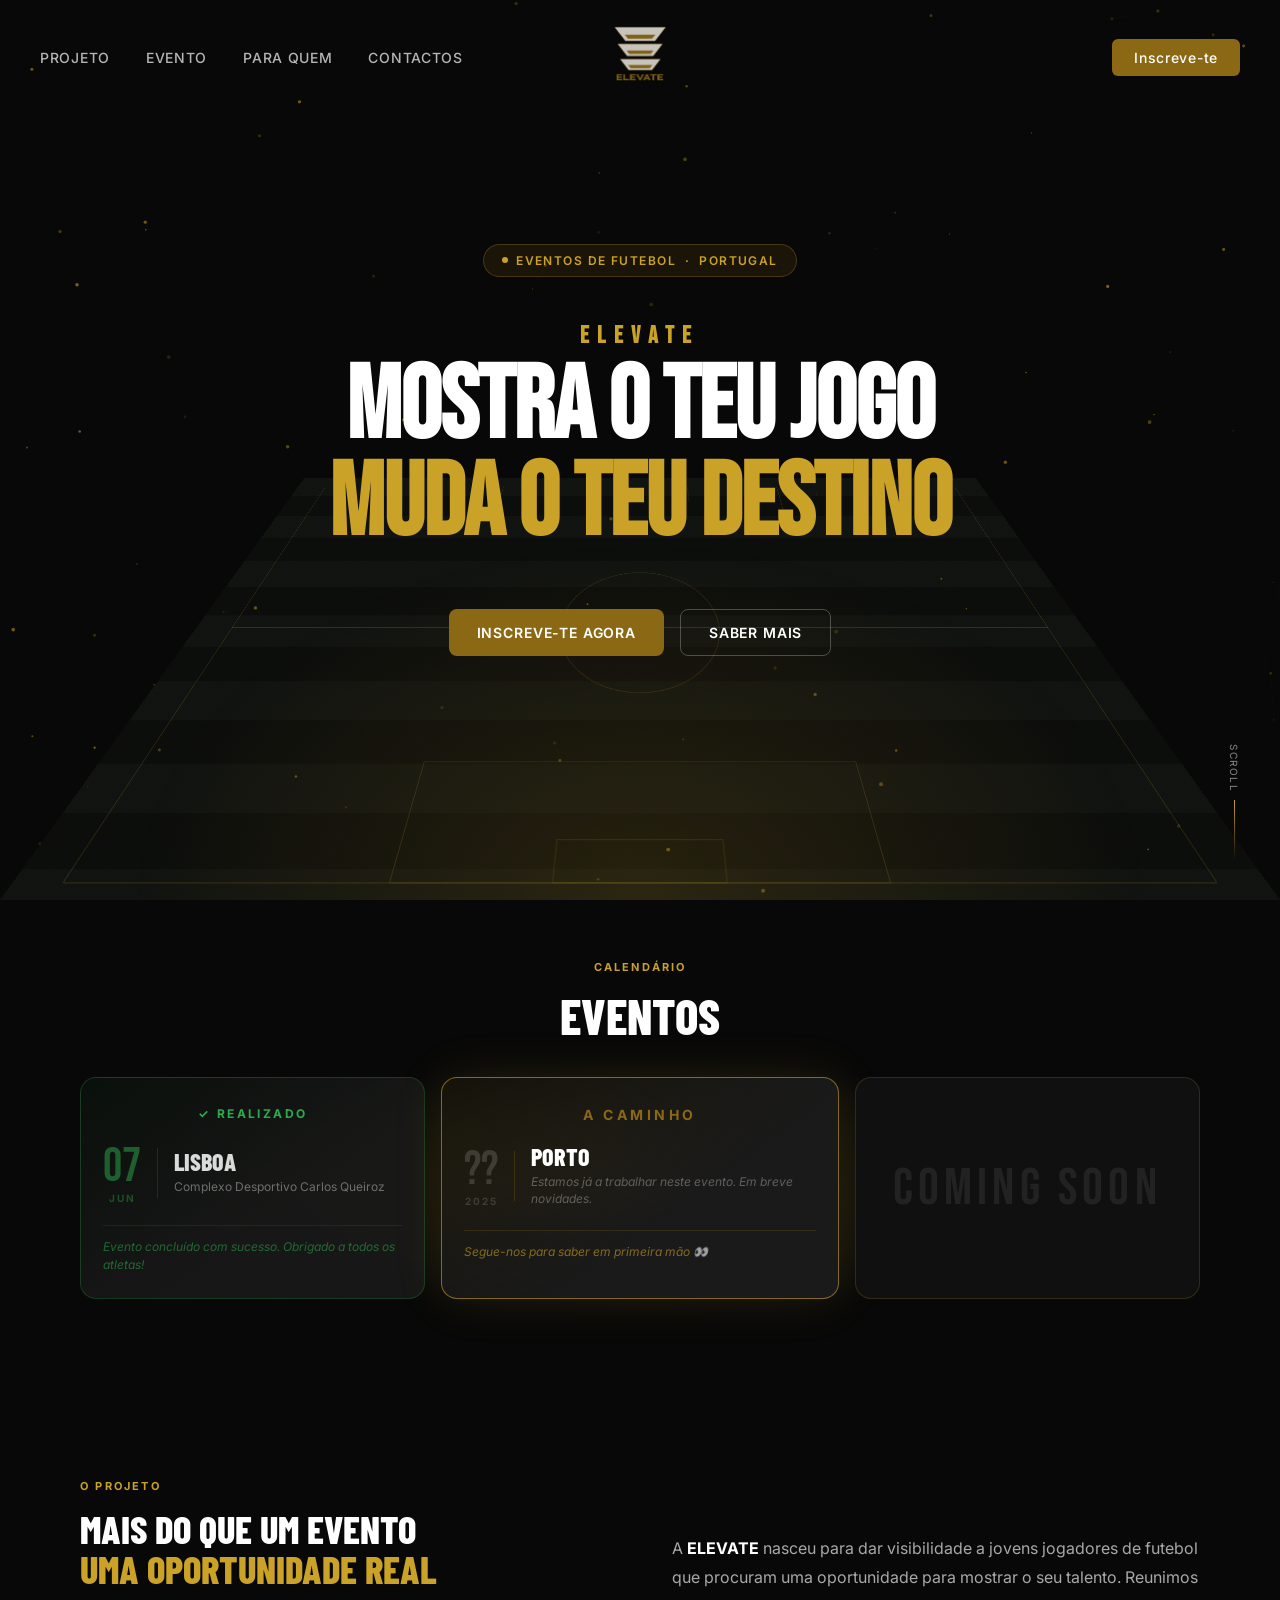
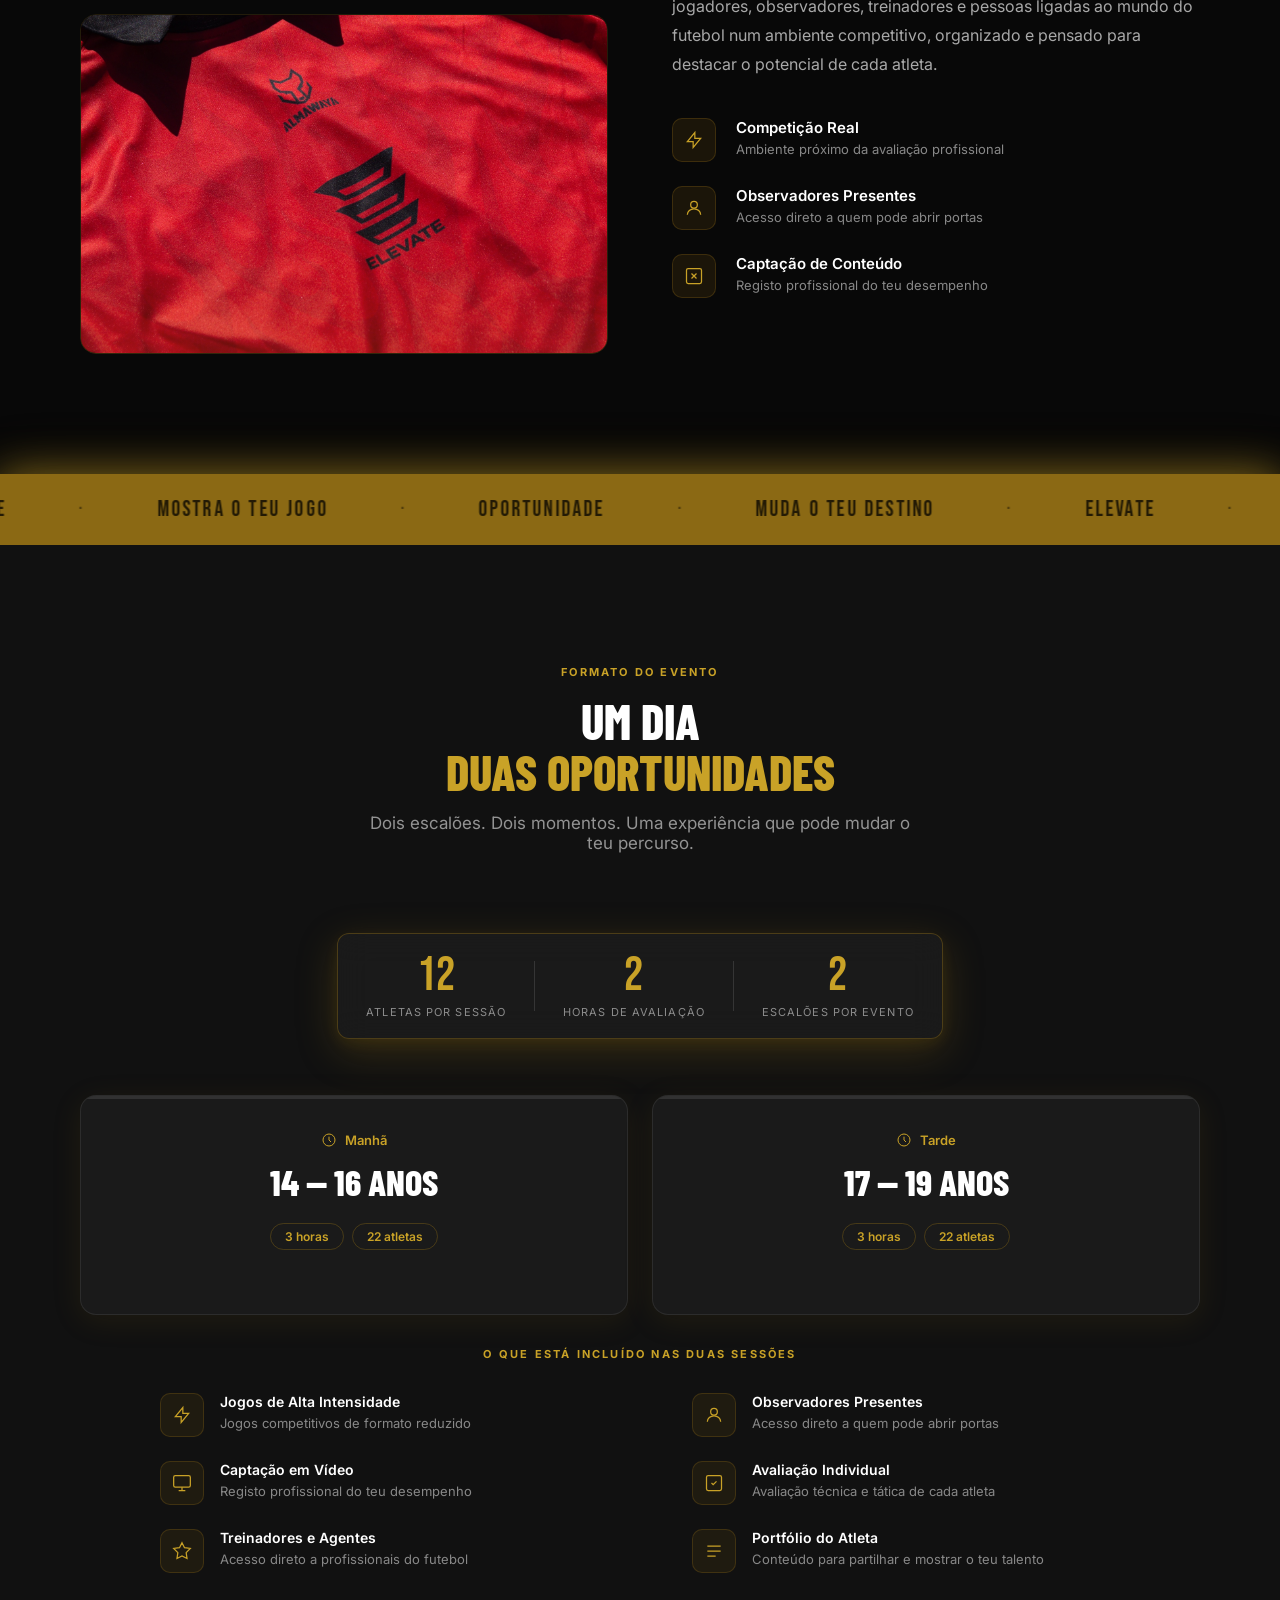
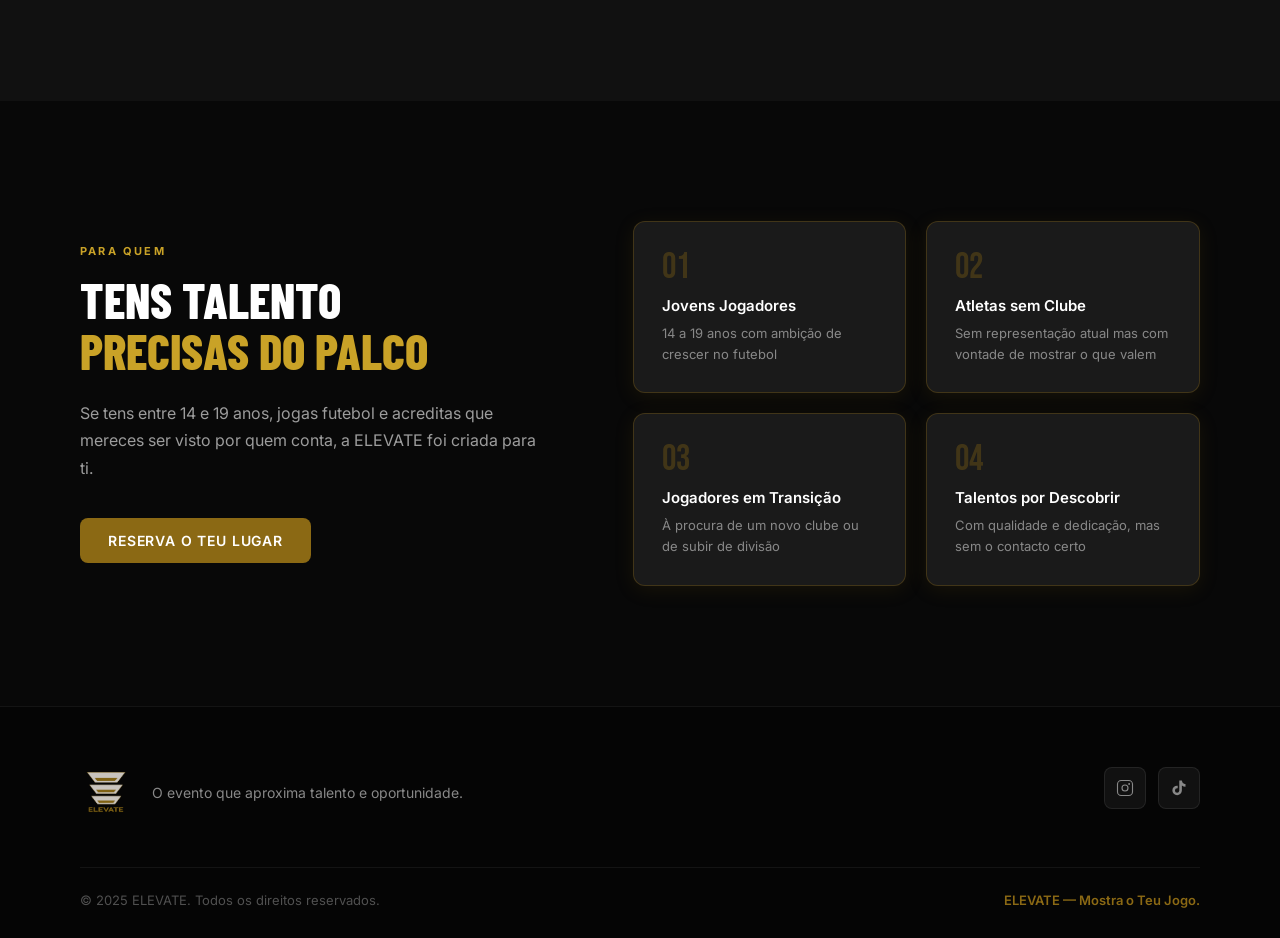
<file: index.html>
<!DOCTYPE html>
<html lang="pt">
<head>
  <meta charset="UTF-8" />
  <meta name="viewport" content="width=device-width, initial-scale=1.0" />

  <!-- SEO Principal -->
  <title>ELEVATE — Eventos de Futebol em Portugal | Mostra o Teu Talento</title>
  <meta name="description" content="ELEVATE é o maior evento de futebol para jovens talentos em Portugal. Mostra o teu jogo em Lisboa e Porto perante observadores, treinadores e clubes. Inscreve-te agora." />
  <meta name="keywords" content="eventos de futebol, evento futebol Portugal, futebol jovens talentos, showcase futebol, evento futebol Lisboa, evento futebol Porto, oportunidade futebol, jovens jogadores futebol, ELEVATE Portugal, futebol scouting Portugal" />
  <meta name="author" content="ELEVATE Portugal" />
  <meta name="robots" content="index, follow" />
  <link rel="canonical" href="https://elevateportugal.pt/" />

  <!-- Geo -->
  <meta name="geo.region" content="PT" />
  <meta name="geo.placename" content="Portugal" />

  <!-- Open Graph (Facebook / WhatsApp / LinkedIn) -->
  <meta property="og:type" content="website" />
  <meta property="og:url" content="https://elevateportugal.pt/" />
  <meta property="og:title" content="ELEVATE — Eventos de Futebol em Portugal" />
  <meta property="og:description" content="O evento que aproxima jovens talentos do futebol às oportunidades certas. Lisboa, 14 de Junho. Inscreve-te agora." />
  <meta property="og:image" content="https://elevateportugal.pt/IMG_0097.jpg" />
  <meta property="og:locale" content="pt_PT" />
  <meta property="og:site_name" content="ELEVATE Portugal" />

  <!-- Twitter Card -->
  <meta name="twitter:card" content="summary_large_image" />
  <meta name="twitter:title" content="ELEVATE — Eventos de Futebol em Portugal" />
  <meta name="twitter:description" content="O evento que aproxima jovens talentos do futebol às oportunidades certas. Lisboa, 14 de Junho." />
  <meta name="twitter:image" content="https://elevateportugal.pt/IMG_0097.jpg" />

  <!-- JSON-LD: Organização -->
  <script type="application/ld+json">
  {
    "@context": "https://schema.org",
    "@type": "Organization",
    "name": "ELEVATE Portugal",
    "url": "https://elevateportugal.pt",
    "logo": "https://elevateportugal.pt/logo.png",
    "contactPoint": {
      "@type": "ContactPoint",
      "telephone": "+351915444353",
      "email": "elevateportugal.eventos@gmail.com",
      "contactType": "customer support",
      "areaServed": "PT",
      "availableLanguage": "Portuguese"
    },
    "sameAs": [
      "https://www.instagram.com/elevateportugal.ev/",
      "https://www.tiktok.com/@elevate.portugal.ev"
    ]
  }
  </script>

  <!-- JSON-LD: Evento Lisboa -->
  <script type="application/ld+json">
  {
    "@context": "https://schema.org",
    "@type": "SportsEvent",
    "name": "ELEVATE — Evento de Futebol Lisboa",
    "description": "Evento de futebol para jovens talentos entre os 14 e os 19 anos. Mostra o teu jogo perante observadores, treinadores e clubes profissionais.",
    "startDate": "2025-06-07",
    "eventStatus": "https://schema.org/EventScheduled",
    "eventAttendanceMode": "https://schema.org/OfflineEventAttendanceMode",
    "location": {
      "@type": "Place",
      "name": "Complexo Desportivo Carlos Queiroz",
      "address": {
        "@type": "PostalAddress",
        "addressLocality": "Lisboa",
        "addressCountry": "PT"
      }
    },
    "organizer": {
      "@type": "Organization",
      "name": "ELEVATE Portugal",
      "url": "https://elevateportugal.pt"
    },
    "url": "inscricao.html",
    "image": "https://elevateportugal.pt/IMG_0097.jpg",
    "sport": "Football"
  }
  </script>

  <link rel="preconnect" href="https://fonts.googleapis.com" />
  <link rel="preconnect" href="https://fonts.gstatic.com" crossorigin />
  <link href="https://fonts.googleapis.com/css2?family=Bebas+Neue&family=Inter:wght@300;400;500;600;700&family=Barlow+Condensed:wght@400;600;700;800&display=swap" rel="stylesheet" />
  <link rel="stylesheet" href="style.css?v=2" />
</head>
<body>

  <!-- NAV -->
  <nav class="nav" id="nav">
    <div class="nav__inner">
      <ul class="nav__links nav__links--left">
        <li><a href="#sobre">PROJETO</a></li>
        <li><a href="#evento">EVENTO</a></li>
        <li><a href="#para-quem">PARA QUEM</a></li>
        <li><a href="contactos.html">CONTACTOS</a></li>
      </ul>
      <a href="#" class="nav__logo">
        <img src="logo.png" alt="ELEVATE" />
      </a>
      <ul class="nav__links nav__links--right">
        <li><a href="inscricao.html" class="nav__cta">Inscreve-te</a></li>
      </ul>
      <button class="nav__burger" id="navBurger" aria-label="Menu">
        <span></span><span></span><span></span>
      </button>
    </div>
  </nav>

  <!-- MOBILE MENU -->
  <div class="mobile-menu" id="mobileMenu">
    <ul>
      <li><a href="#sobre" class="mobile-link">PROJETO</a></li>
      <li><a href="#evento" class="mobile-link">EVENTO</a></li>
      <li><a href="#para-quem" class="mobile-link">PARA QUEM</a></li>
      <li><a href="contactos.html" class="mobile-link">CONTACTOS</a></li>
      <li><a href="inscricao.html" class="mobile-link">Inscreve-te</a></li>
    </ul>
  </div>

  <!-- HERO -->
  <section class="hero" id="home">
    <canvas id="heroCanvas"></canvas>

    <!-- CAMPO EM PERSPETIVA -->
    <div class="hero__field">
      <div class="field__surface">
        <div class="field__stripe"></div>
        <div class="field__stripe"></div>
        <div class="field__stripe"></div>
        <div class="field__stripe"></div>
        <div class="field__line field__border"></div>
        <div class="field__line field__halfway"></div>
        <div class="field__circle"></div>
        <div class="field__dot field__center-dot"></div>
        <div class="field__box field__box--top"></div>
        <div class="field__box field__box--bottom"></div>
        <div class="field__goal field__goal--top"></div>
        <div class="field__goal field__goal--bottom"></div>
      </div>
    </div>

    <div class="hero__content">
      <div class="hero__badge reveal-fade">
        <span class="dot"></span> Eventos de Futebol &nbsp;·&nbsp; Portugal
      </div>
      <h1 class="hero__title reveal-up">
        <span class="hero__title-brand">ELEVATE</span>
        <span class="hero__title-line">MOSTRA O TEU JOGO</span>
        <span class="hero__title-line gold">MUDA O TEU DESTINO</span>
      </h1>
      <div class="hero__actions reveal-up delay-3">
        <a href="inscricao.html" class="btn btn--primary">Inscreve-te Agora</a>
        <a href="#sobre" class="btn btn--ghost">Saber Mais</a>
      </div>

      </div>

    <div class="hero__glow"></div>

    <div class="hero__scroll">
      <span>scroll</span>
      <div class="hero__scroll-line"></div>
    </div>
  </section>

  <!-- DATAS -->
  <section class="datas section" id="datas">
    <div class="container">
      <div class="section-header reveal-up">
        <p class="label">Calendário</p>
        <h2 class="section-title"><em>EVENTOS</em></h2>
      </div>

      <div class="datas__grid reveal-up delay-1">

        <!-- EVENTO 1 — LISBOA CONCLUÍDO (esquerda) -->
        <div class="datas__card datas__card--done">
          <div class="datas__card-badge datas__card-badge--done">✓ Realizado</div>
          <div class="datas__card-top">
            <div class="datas__date datas__date--done">
              <span class="datas__day">07</span>
              <span class="datas__month">JUN</span>
            </div>
            <div class="datas__divider"></div>
            <div class="datas__info">
              <p class="datas__city">Lisboa</p>
              <p class="datas__venue">Complexo Desportivo Carlos Queiroz</p>
            </div>
          </div>
          <p class="datas__done-msg">Evento concluído com sucesso. Obrigado a todos os atletas!</p>
        </div>

        <!-- EVENTO 2 — PORTO EM BREVE (centro) -->
        <div class="datas__card datas__card--active">
          <div class="datas__card-badge">A Caminho</div>
          <div class="datas__card-top">
            <div class="datas__date datas__date--blur">
              <span class="datas__day">??</span>
              <span class="datas__month">2025</span>
            </div>
            <div class="datas__divider"></div>
            <div class="datas__info">
              <p class="datas__city">Porto</p>
              <p class="datas__venue datas__venue--spoiler">Estamos já a trabalhar neste evento. Em breve novidades.</p>
            </div>
          </div>
          <p class="datas__soon-cta">Segue-nos para saber em primeira mão 👀</p>
        </div>

        <!-- EVENTO 3 — MISTÉRIO TOTAL (direita) -->
        <div class="datas__card datas__card--mystery">
          <div class="datas__coming-soon">COMING SOON</div>
        </div>

      </div>
    </div>
  </section>

  <!-- SOBRE -->
  <section class="sobre section" id="sobre">
    <div class="container">
      <div class="sobre__inner">
        <div class="sobre__left">
          <p class="label reveal-fade">O Projeto</p>
          <h2 class="section-title reveal-up">
            Mais do que um evento<br />
            <em>Uma oportunidade real</em>
          </h2>
          <div class="sobre__visual reveal-up delay-2">
            <div class="sobre__kit">
              <img src="IMG_0097.jpg" alt="Equipamento ELEVATE" class="sobre__kit-img" />
              <div class="sobre__kit-glow"></div>
            </div>
          </div>
        </div>
        <div class="sobre__right">
          <p class="sobre__text reveal-up">
            A <strong>ELEVATE</strong> nasceu para dar visibilidade a jovens jogadores de futebol que procuram uma oportunidade para mostrar o seu talento. Reunimos jogadores, observadores, treinadores e pessoas ligadas ao mundo do futebol num ambiente competitivo, organizado e pensado para destacar o potencial de cada atleta.
          </p>
          <div class="pillars reveal-up delay-2">
            <div class="pillar">
              <div class="pillar__icon">
                <svg viewBox="0 0 24 24" fill="none" stroke="currentColor" stroke-width="1.5"><path d="M13 10V3L4 14h7v7l9-11h-7z"/></svg>
              </div>
              <div>
                <h4>Competição Real</h4>
                <p>Ambiente próximo da avaliação profissional</p>
              </div>
            </div>
            <div class="pillar">
              <div class="pillar__icon">
                <svg viewBox="0 0 24 24" fill="none" stroke="currentColor" stroke-width="1.5"><circle cx="12" cy="8" r="4"/><path d="M4 20c0-4 3.6-7 8-7s8 3 8 7"/></svg>
              </div>
              <div>
                <h4>Observadores Presentes</h4>
                <p>Acesso direto a quem pode abrir portas</p>
              </div>
            </div>
            <div class="pillar">
              <div class="pillar__icon">
                <svg viewBox="0 0 24 24" fill="none" stroke="currentColor" stroke-width="1.5"><rect x="3" y="3" width="18" height="18" rx="2"/><path d="M9 9l6 6M15 9l-6 6"/></svg>
              </div>
              <div>
                <h4>Captação de Conteúdo</h4>
                <p>Registo profissional do teu desempenho</p>
              </div>
            </div>
          </div>
        </div>
      </div>
    </div>
  </section>

  <!-- MANIFESTO BAND -->
  <section class="manifesto">
    <div class="manifesto__track" id="marqueeTrack">
      <div class="manifesto__set">
        <span>ELEVATE</span>
        <span class="gold-dot">·</span>
        <span>MOSTRA O TEU JOGO</span>
        <span class="gold-dot">·</span>
        <span>OPORTUNIDADE</span>
        <span class="gold-dot">·</span>
        <span>MUDA O TEU DESTINO</span>
        <span class="gold-dot">·</span>
      </div>
      <div class="manifesto__set">
        <span>ELEVATE</span>
        <span class="gold-dot">·</span>
        <span>MOSTRA O TEU JOGO</span>
        <span class="gold-dot">·</span>
        <span>OPORTUNIDADE</span>
        <span class="gold-dot">·</span>
        <span>MUDA O TEU DESTINO</span>
        <span class="gold-dot">·</span>
      </div>
    </div>
  </section>

  <!-- EVENTO -->
  <section class="evento section" id="evento">
    <div class="container">
      <div class="section-header reveal-up">
        <p class="label">Formato do Evento</p>
        <h2 class="section-title">Um dia<br /><em>Duas oportunidades</em></h2>
        <p class="section-sub">Dois escalões. Dois momentos. Uma experiência que pode mudar o teu percurso.</p>
      </div>

      <div class="hero__stats reveal-fade" style="margin: 0 auto 56px; justify-content: center;">
        <div class="stat">
          <span class="stat__num" data-target="22">0</span>
          <span class="stat__label">Atletas por Sessão</span>
        </div>
        <div class="stat__divider"></div>
        <div class="stat">
          <span class="stat__num" data-target="3">0</span>
          <span class="stat__label">Horas de Avaliação</span>
        </div>
        <div class="stat__divider"></div>
        <div class="stat">
          <span class="stat__num" data-target="2">0</span>
          <span class="stat__label">Escalões por Evento</span>
        </div>
      </div>

      <!-- SESSÕES -->
      <div class="evento__sessions reveal-up">
        <div class="evento__session-card">
          <div class="evento__session-accent"></div>
          <div class="evento__session-time">
            <svg viewBox="0 0 24 24" fill="none" stroke="currentColor" stroke-width="1.5"><circle cx="12" cy="12" r="9"/><path d="M12 7v5l3 3"/></svg>
            <span>Manhã</span>
          </div>
          <div class="evento__session-age">14 — 16 anos</div>
          <div class="evento__duration">
            <span class="duration-pill">3 horas</span>
            <span class="duration-pill">22 atletas</span>
          </div>
        </div>

        <div class="evento__session-card evento__session-card--gold">
          <div class="evento__session-accent gold-accent"></div>
          <div class="evento__session-time gold-time">
            <svg viewBox="0 0 24 24" fill="none" stroke="currentColor" stroke-width="1.5"><circle cx="12" cy="12" r="9"/><path d="M12 7v5l3 3"/></svg>
            <span>Tarde</span>
          </div>
          <div class="evento__session-age">17 — 19 anos</div>
          <div class="evento__duration">
            <span class="duration-pill">3 horas</span>
            <span class="duration-pill">22 atletas</span>
          </div>
        </div>
      </div>

      <!-- BENEFÍCIOS PARTILHADOS -->
      <div class="evento__shared reveal-up">
        <div class="evento__shared-card">
          <p class="evento__shared-label">O que está incluído nas duas sessões</p>
          <div class="evento__pillars">
            <div class="evento__pillar">
              <div class="evento__pillar-icon">
                <svg viewBox="0 0 24 24" fill="none" stroke="currentColor" stroke-width="1.5"><path d="M13 10V3L4 14h7v7l9-11h-7z"/></svg>
              </div>
              <div>
                <h4>Jogos de Alta Intensidade</h4>
                <p>Jogos competitivos de formato reduzido</p>
              </div>
            </div>
            <div class="evento__pillar">
              <div class="evento__pillar-icon">
                <svg viewBox="0 0 24 24" fill="none" stroke="currentColor" stroke-width="1.5"><circle cx="12" cy="8" r="4"/><path d="M4 20c0-4 3.6-7 8-7s8 3 8 7"/></svg>
              </div>
              <div>
                <h4>Observadores Presentes</h4>
                <p>Acesso direto a quem pode abrir portas</p>
              </div>
            </div>
            <div class="evento__pillar">
              <div class="evento__pillar-icon">
                <svg viewBox="0 0 24 24" fill="none" stroke="currentColor" stroke-width="1.5"><rect x="2" y="3" width="20" height="14" rx="2"/><path d="M8 21h8M12 17v4"/></svg>
              </div>
              <div>
                <h4>Captação em Vídeo</h4>
                <p>Registo profissional do teu desempenho</p>
              </div>
            </div>
            <div class="evento__pillar">
              <div class="evento__pillar-icon">
                <svg viewBox="0 0 24 24" fill="none" stroke="currentColor" stroke-width="1.5"><path d="M9 12l2 2 4-4"/><rect x="3" y="3" width="18" height="18" rx="2"/></svg>
              </div>
              <div>
                <h4>Avaliação Individual</h4>
                <p>Avaliação técnica e tática de cada atleta</p>
              </div>
            </div>
            <div class="evento__pillar">
              <div class="evento__pillar-icon">
                <svg viewBox="0 0 24 24" fill="none" stroke="currentColor" stroke-width="1.5"><path d="M12 2l3 6 7 1-5 5 1 7-6-3-6 3 1-7-5-5 7-1z"/></svg>
              </div>
              <div>
                <h4>Treinadores e Agentes</h4>
                <p>Acesso direto a profissionais do futebol</p>
              </div>
            </div>
            <div class="evento__pillar">
              <div class="evento__pillar-icon">
                <svg viewBox="0 0 24 24" fill="none" stroke="currentColor" stroke-width="1.5"><path d="M4 12h16M4 6h16M4 18h10"/></svg>
              </div>
              <div>
                <h4>Portfólio do Atleta</h4>
                <p>Conteúdo para partilhar e mostrar o teu talento</p>
              </div>
            </div>
          </div>
        </div>
      </div>

    </div>
  </section>

  <!-- PARA QUEM -->
  <section class="para-quem section" id="para-quem">
    <div class="container">
      <div class="para-quem__inner">
        <div class="para-quem__left reveal-up">
          <p class="label">Para Quem</p>
          <h2 class="section-title">
            Tens talento<br />
            <em>Precisas do palco</em>
          </h2>
          <p class="para-quem__text">
            Se tens entre 14 e 19 anos, jogas futebol e acreditas que mereces ser visto por quem conta, a ELEVATE foi criada para ti.
          </p>
          <a href="inscricao.html" class="btn btn--primary para-quem__btn--desktop">Reserva o Teu Lugar</a>
        </div>
        <div class="para-quem__right">
          <div class="quem__grid">
            <div class="quem__item reveal-up">
              <div class="quem__num">01</div>
              <h4>Jovens Jogadores</h4>
              <p>14 a 19 anos com ambição de crescer no futebol</p>
            </div>
            <div class="quem__item reveal-up delay-1">
              <div class="quem__num">02</div>
              <h4>Atletas sem Clube</h4>
              <p>Sem representação atual mas com vontade de mostrar o que valem</p>
            </div>
            <div class="quem__item reveal-up delay-2">
              <div class="quem__num">03</div>
              <h4>Jogadores em Transição</h4>
              <p>À procura de um novo clube ou de subir de divisão</p>
            </div>
            <div class="quem__item reveal-up delay-3">
              <div class="quem__num">04</div>
              <h4>Talentos por Descobrir</h4>
              <p>Com qualidade e dedicação, mas sem o contacto certo</p>
            </div>
          </div>
        </div>
      </div>
      <div class="para-quem__cta para-quem__btn--mobile reveal-up">
        <a href="inscricao.html" class="btn btn--primary">Reserva o Teu Lugar</a>
      </div>
    </div>
  </section>

  <!-- FOOTER -->
  <footer class="footer">
    <div class="container">
      <div class="footer__inner">
        <div class="footer__brand">
          <img src="logo.png" alt="ELEVATE" class="footer__logo" />
          <p>O evento que aproxima talento e oportunidade.</p>
        </div>

        <div class="footer__social">
          <a href="https://www.instagram.com/elevateportugal.ev/" target="_blank" aria-label="Instagram" class="social-link">
            <svg viewBox="0 0 24 24" fill="none" stroke="currentColor" stroke-width="1.5"><rect x="2" y="2" width="20" height="20" rx="5"/><circle cx="12" cy="12" r="4"/><circle cx="17.5" cy="6.5" r=".5" fill="currentColor"/></svg>
          </a>
          <a href="https://www.tiktok.com/@elevate.portugal.ev" target="_blank" aria-label="TikTok" class="social-link">
            <svg viewBox="0 0 24 24" fill="currentColor"><path d="M19.59 6.69a4.83 4.83 0 01-3.77-4.25V2h-3.45v13.67a2.89 2.89 0 01-2.88 2.5 2.89 2.89 0 01-2.89-2.89 2.89 2.89 0 012.89-2.89c.28 0 .54.04.79.1V9.01a6.33 6.33 0 00-.79-.05 6.34 6.34 0 00-6.34 6.34 6.34 6.34 0 006.34 6.34 6.34 6.34 0 006.33-6.34V8.69a8.27 8.27 0 004.84 1.56V6.79a4.85 4.85 0 01-1.07-.1z"/></svg>
          </a>
        </div>
      </div>
      <div class="footer__bottom">
        <p>© 2025 ELEVATE. Todos os direitos reservados.</p>
        <p class="footer__tag">ELEVATE — Mostra o Teu Jogo.</p>
      </div>
    </div>
  </footer>

  <script src="script.js?v=2"></script>
</body>
</html>
</file>
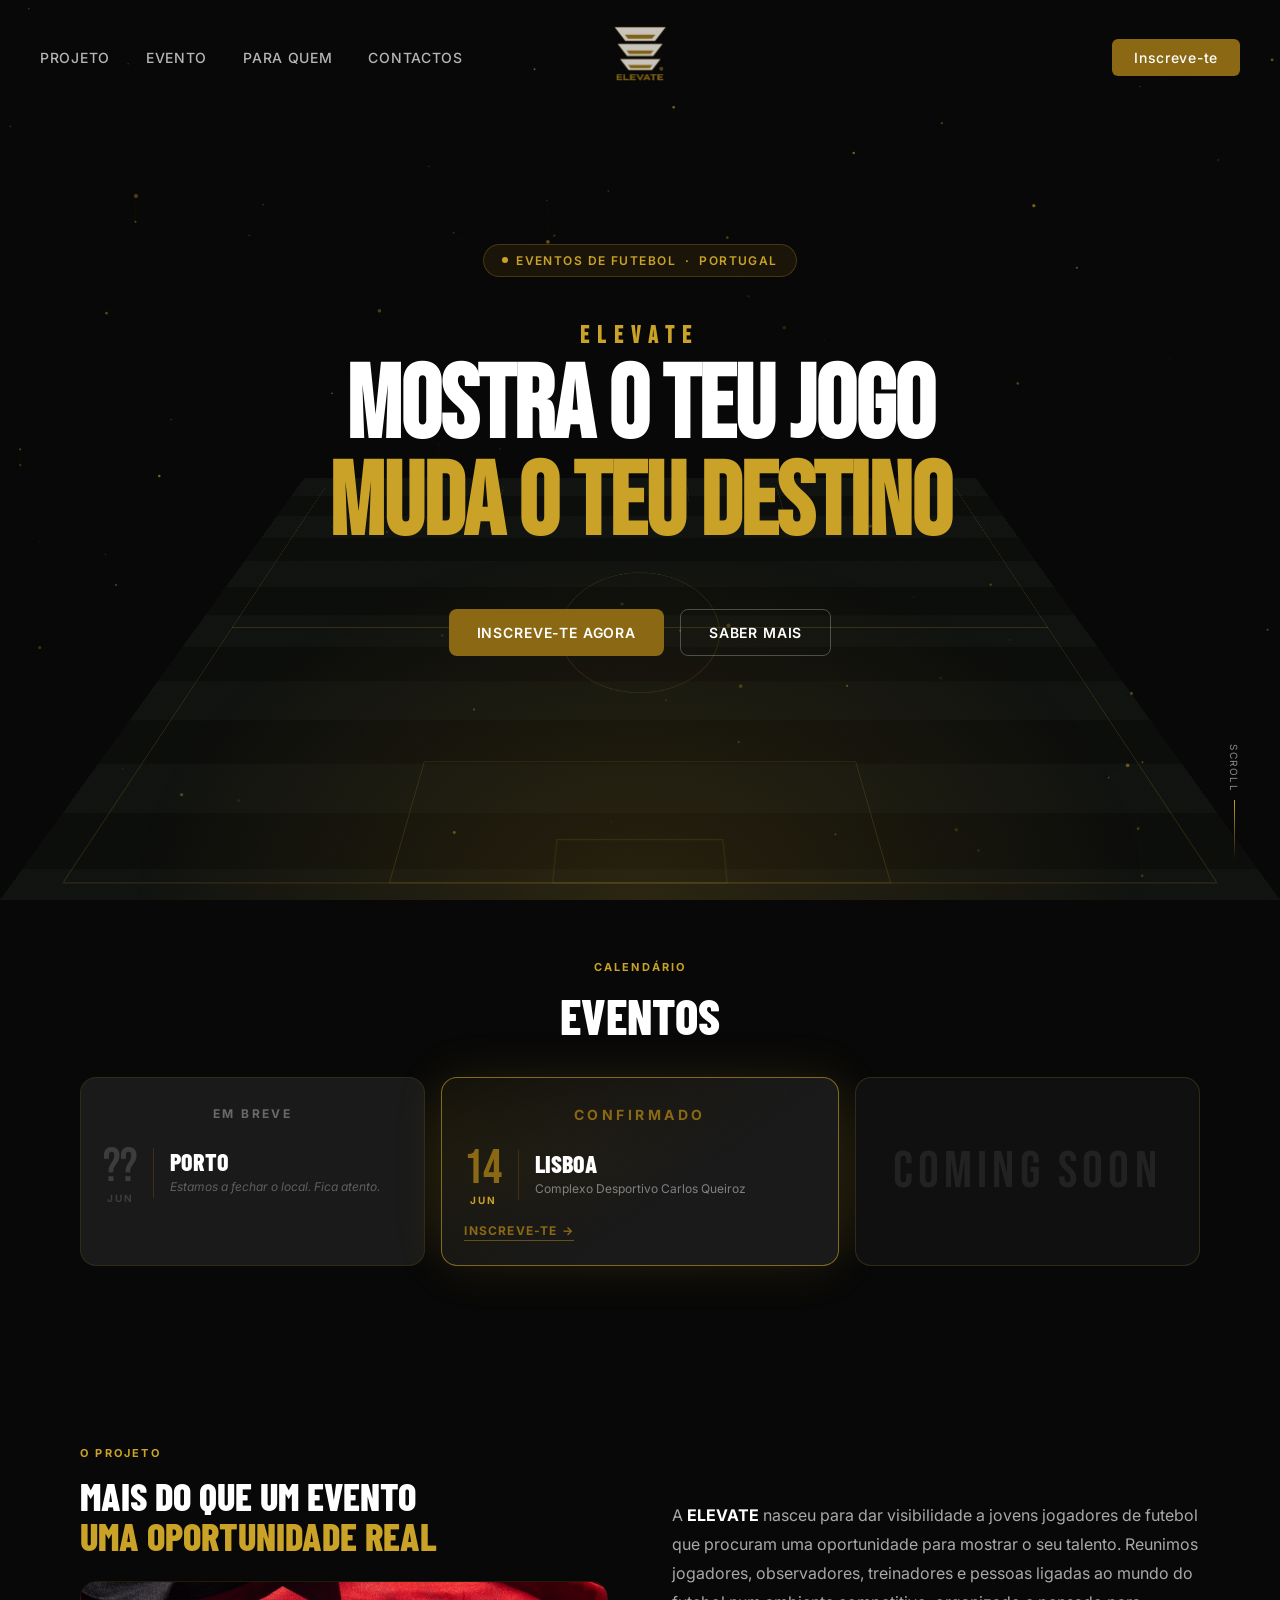
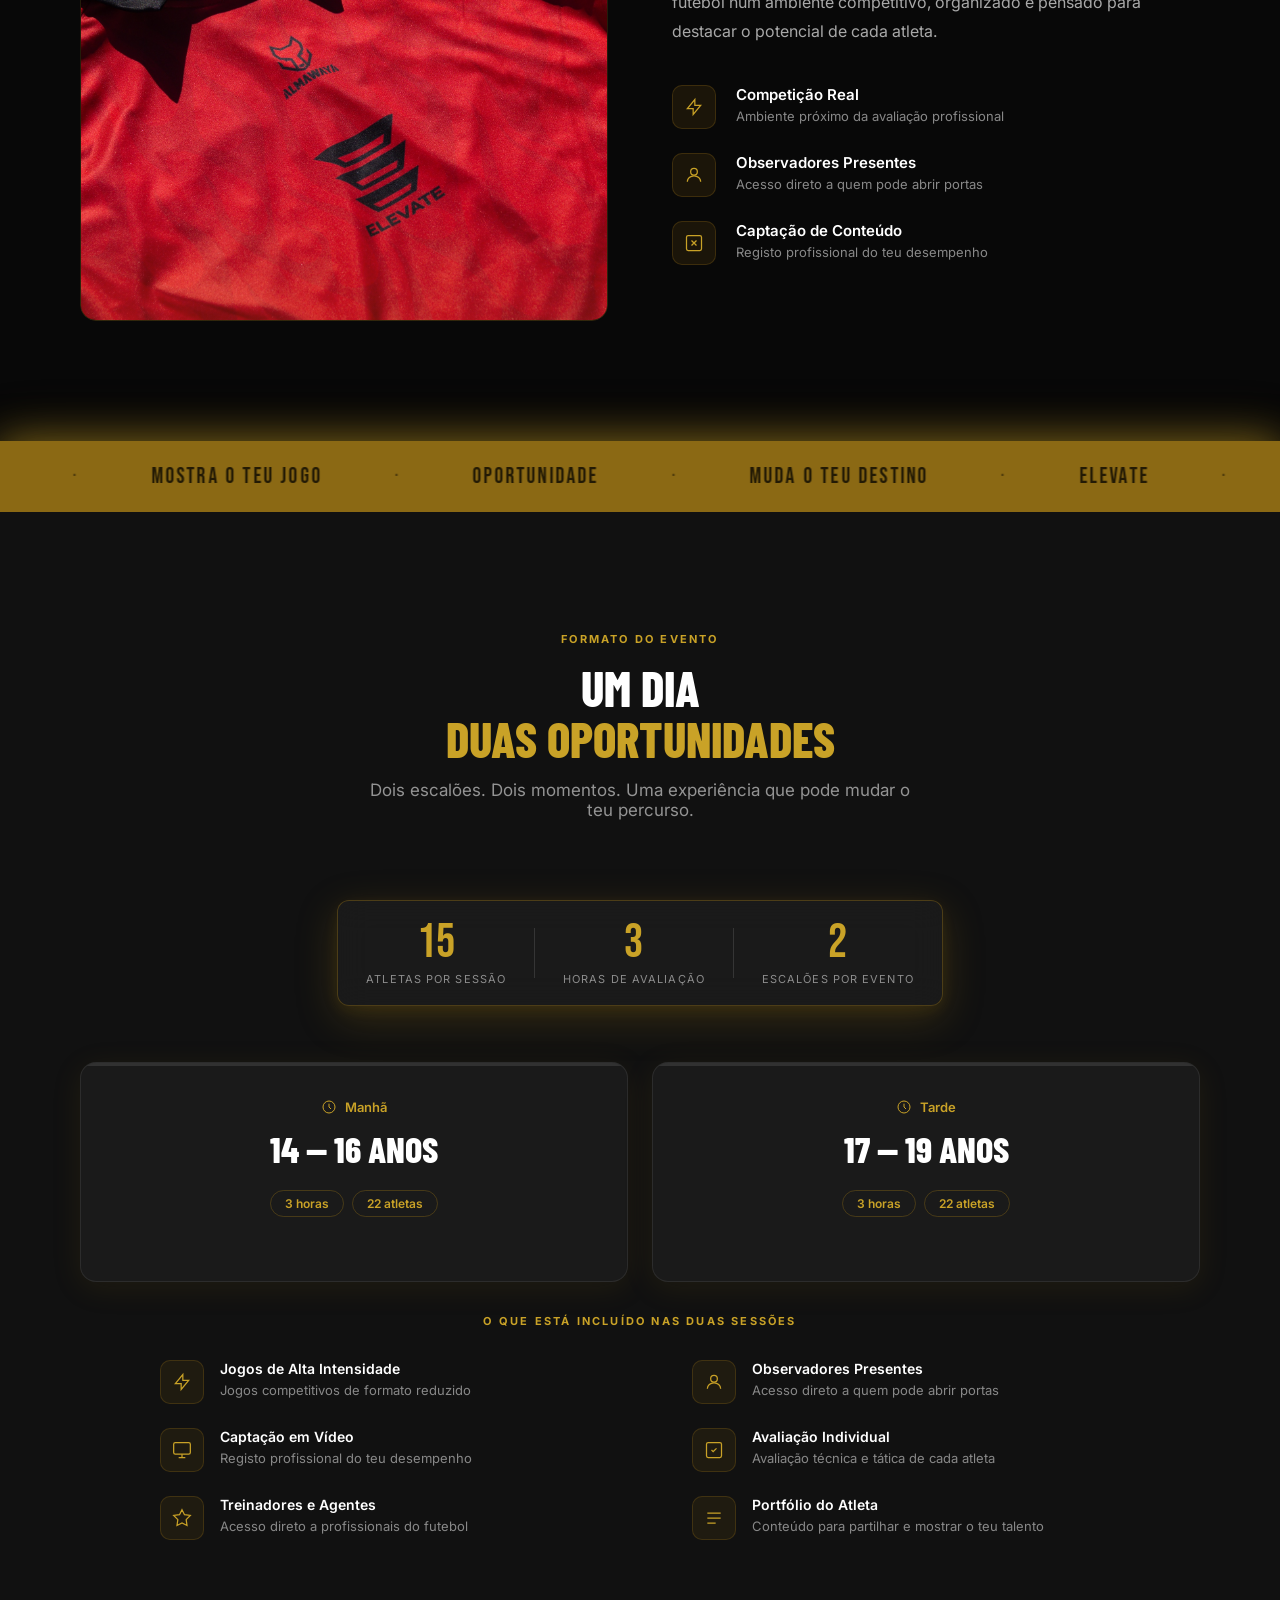
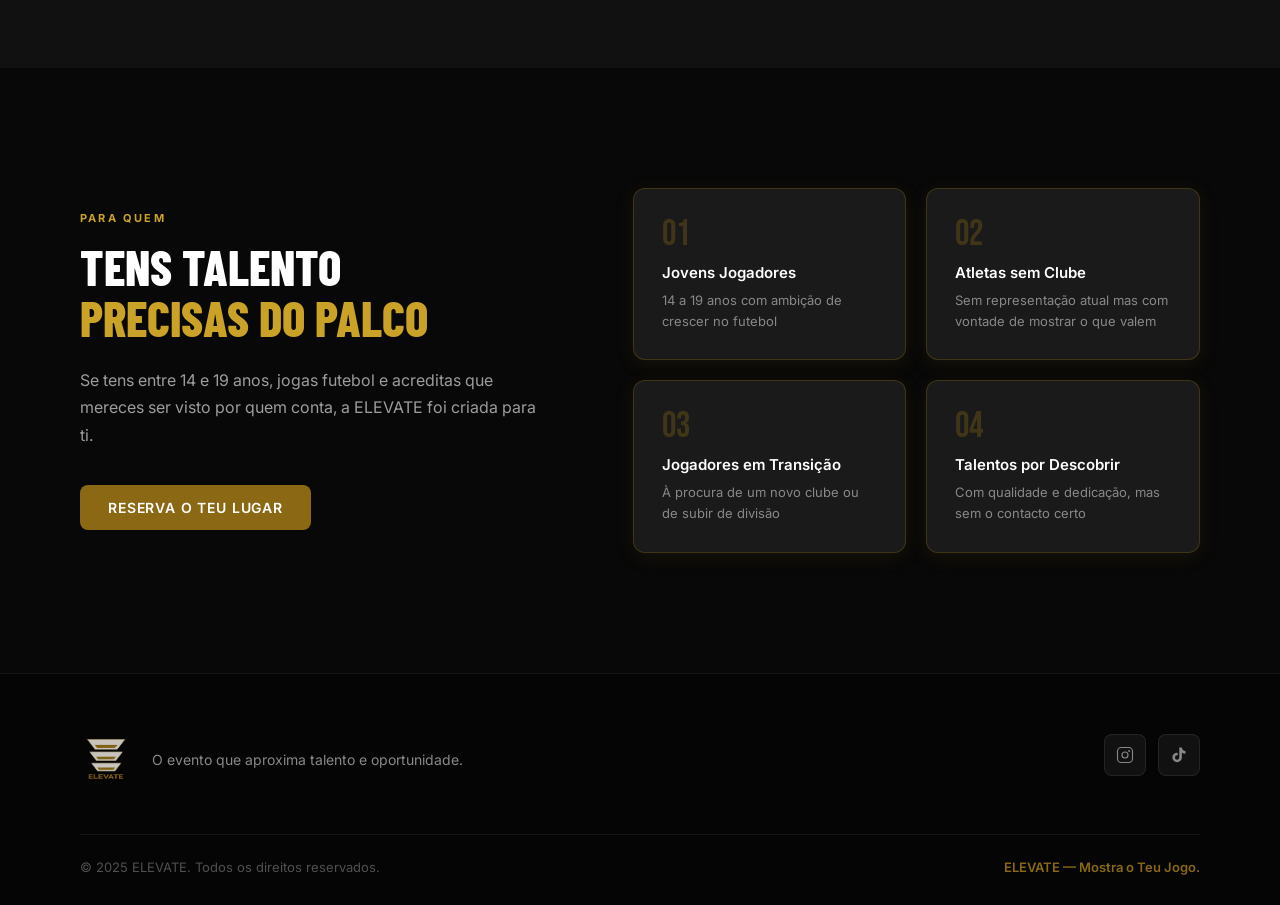
<file: ELEVATE_UPLOAD/index.html>
<!DOCTYPE html>
<html lang="pt">
<head>
  <meta charset="UTF-8" />
  <meta name="viewport" content="width=device-width, initial-scale=1.0" />

  <!-- SEO Principal -->
  <title>ELEVATE — Eventos de Futebol em Portugal | Mostra o Teu Talento</title>
  <meta name="description" content="ELEVATE é o maior evento de futebol para jovens talentos em Portugal. Mostra o teu jogo em Lisboa e Porto perante observadores, treinadores e clubes. Inscreve-te agora." />
  <meta name="keywords" content="eventos de futebol, evento futebol Portugal, futebol jovens talentos, showcase futebol, evento futebol Lisboa, evento futebol Porto, oportunidade futebol, jovens jogadores futebol, ELEVATE Portugal, futebol scouting Portugal" />
  <meta name="author" content="ELEVATE Portugal" />
  <meta name="robots" content="index, follow" />
  <link rel="canonical" href="https://elevateportugal.pt/" />

  <!-- Geo -->
  <meta name="geo.region" content="PT" />
  <meta name="geo.placename" content="Portugal" />

  <!-- Open Graph (Facebook / WhatsApp / LinkedIn) -->
  <meta property="og:type" content="website" />
  <meta property="og:url" content="https://elevateportugal.pt/" />
  <meta property="og:title" content="ELEVATE — Eventos de Futebol em Portugal" />
  <meta property="og:description" content="O evento que aproxima jovens talentos do futebol às oportunidades certas. Lisboa, 14 de Junho. Inscreve-te agora." />
  <meta property="og:image" content="https://elevateportugal.pt/IMG_0097.jpg" />
  <meta property="og:locale" content="pt_PT" />
  <meta property="og:site_name" content="ELEVATE Portugal" />

  <!-- Twitter Card -->
  <meta name="twitter:card" content="summary_large_image" />
  <meta name="twitter:title" content="ELEVATE — Eventos de Futebol em Portugal" />
  <meta name="twitter:description" content="O evento que aproxima jovens talentos do futebol às oportunidades certas. Lisboa, 14 de Junho." />
  <meta name="twitter:image" content="https://elevateportugal.pt/IMG_0097.jpg" />

  <!-- JSON-LD: Organização -->
  <script type="application/ld+json">
  {
    "@context": "https://schema.org",
    "@type": "Organization",
    "name": "ELEVATE Portugal",
    "url": "https://elevateportugal.pt",
    "logo": "https://elevateportugal.pt/logo.png",
    "contactPoint": {
      "@type": "ContactPoint",
      "telephone": "+351915444353",
      "email": "elevateportugal.eventos@gmail.com",
      "contactType": "customer support",
      "areaServed": "PT",
      "availableLanguage": "Portuguese"
    },
    "sameAs": [
      "https://www.instagram.com/elevateportugal.ev/",
      "https://www.tiktok.com/@elevate.portugal.ev"
    ]
  }
  </script>

  <!-- JSON-LD: Evento Lisboa -->
  <script type="application/ld+json">
  {
    "@context": "https://schema.org",
    "@type": "SportsEvent",
    "name": "ELEVATE — Evento de Futebol Lisboa",
    "description": "Evento de futebol para jovens talentos entre os 14 e os 19 anos. Mostra o teu jogo perante observadores, treinadores e clubes profissionais.",
    "startDate": "2025-06-07",
    "eventStatus": "https://schema.org/EventScheduled",
    "eventAttendanceMode": "https://schema.org/OfflineEventAttendanceMode",
    "location": {
      "@type": "Place",
      "name": "Complexo Desportivo Carlos Queiroz",
      "address": {
        "@type": "PostalAddress",
        "addressLocality": "Lisboa",
        "addressCountry": "PT"
      }
    },
    "organizer": {
      "@type": "Organization",
      "name": "ELEVATE Portugal",
      "url": "https://elevateportugal.pt"
    },
    "url": "inscricao.html",
    "image": "https://elevateportugal.pt/IMG_0097.jpg",
    "sport": "Football"
  }
  </script>

  <link rel="preconnect" href="https://fonts.googleapis.com" />
  <link rel="preconnect" href="https://fonts.gstatic.com" crossorigin />
  <link href="https://fonts.googleapis.com/css2?family=Bebas+Neue&family=Inter:wght@300;400;500;600;700&family=Barlow+Condensed:wght@400;600;700;800&display=swap" rel="stylesheet" />
  <link rel="stylesheet" href="style.css?v=2" />
</head>
<body>

  <!-- NAV -->
  <nav class="nav" id="nav">
    <div class="nav__inner">
      <ul class="nav__links nav__links--left">
        <li><a href="#sobre">PROJETO</a></li>
        <li><a href="#evento">EVENTO</a></li>
        <li><a href="#para-quem">PARA QUEM</a></li>
        <li><a href="contactos.html">CONTACTOS</a></li>
      </ul>
      <a href="#" class="nav__logo">
        <img src="logo.png" alt="ELEVATE" />
      </a>
      <ul class="nav__links nav__links--right">
        <li><a href="inscricao.html" class="nav__cta">Inscreve-te</a></li>
      </ul>
      <button class="nav__burger" id="navBurger" aria-label="Menu">
        <span></span><span></span><span></span>
      </button>
    </div>
  </nav>

  <!-- MOBILE MENU -->
  <div class="mobile-menu" id="mobileMenu">
    <ul>
      <li><a href="#sobre" class="mobile-link">PROJETO</a></li>
      <li><a href="#evento" class="mobile-link">EVENTO</a></li>
      <li><a href="#para-quem" class="mobile-link">PARA QUEM</a></li>
      <li><a href="contactos.html" class="mobile-link">CONTACTOS</a></li>
      <li><a href="inscricao.html" class="mobile-link">Inscreve-te</a></li>
    </ul>
  </div>

  <!-- HERO -->
  <section class="hero" id="home">
    <canvas id="heroCanvas"></canvas>

    <!-- CAMPO EM PERSPETIVA -->
    <div class="hero__field">
      <div class="field__surface">
        <div class="field__stripe"></div>
        <div class="field__stripe"></div>
        <div class="field__stripe"></div>
        <div class="field__stripe"></div>
        <div class="field__line field__border"></div>
        <div class="field__line field__halfway"></div>
        <div class="field__circle"></div>
        <div class="field__dot field__center-dot"></div>
        <div class="field__box field__box--top"></div>
        <div class="field__box field__box--bottom"></div>
        <div class="field__goal field__goal--top"></div>
        <div class="field__goal field__goal--bottom"></div>
      </div>
    </div>

    <div class="hero__content">
      <div class="hero__badge reveal-fade">
        <span class="dot"></span> Eventos de Futebol &nbsp;·&nbsp; Portugal
      </div>
      <h1 class="hero__title reveal-up">
        <span class="hero__title-brand">ELEVATE</span>
        <span class="hero__title-line">MOSTRA O TEU JOGO</span>
        <span class="hero__title-line gold">MUDA O TEU DESTINO</span>
      </h1>
      <div class="hero__actions reveal-up delay-3">
        <a href="inscricao.html" class="btn btn--primary">Inscreve-te Agora</a>
        <a href="#sobre" class="btn btn--ghost">Saber Mais</a>
      </div>

      </div>

    <div class="hero__glow"></div>

    <div class="hero__scroll">
      <span>scroll</span>
      <div class="hero__scroll-line"></div>
    </div>
  </section>

  <!-- DATAS -->
  <section class="datas section" id="datas">
    <div class="container">
      <div class="section-header reveal-up">
        <p class="label">Calendário</p>
        <h2 class="section-title"><em>EVENTOS</em></h2>
      </div>

      <div class="datas__grid reveal-up delay-1">

        <!-- EVENTO 2 — SPOILER PORTO (esquerda) -->
        <div class="datas__card datas__card--soon">
          <div class="datas__card-badge datas__card-badge--soon">Em Breve</div>
          <div class="datas__card-top">
            <div class="datas__date datas__date--blur">
              <span class="datas__day">??</span>
              <span class="datas__month">JUN</span>
            </div>
            <div class="datas__divider"></div>
            <div class="datas__info">
              <p class="datas__city">Porto</p>
              <p class="datas__venue datas__venue--spoiler">Estamos a fechar o local. Fica atento.</p>
            </div>
          </div>
        </div>

        <!-- EVENTO 1 — CONFIRMADO (centro) -->
        <div class="datas__card datas__card--active">
          <div class="datas__card-badge">Confirmado</div>
          <div class="datas__card-top">
            <div class="datas__date">
              <span class="datas__day">14</span>
              <span class="datas__month">JUN</span>
            </div>
            <div class="datas__divider"></div>
            <div class="datas__info">
              <p class="datas__city">Lisboa</p>
              <p class="datas__venue">Complexo Desportivo Carlos Queiroz</p>
            </div>
          </div>
          <a href="inscricao.html" class="datas__cta">Inscreve-te →</a>
        </div>

        <!-- EVENTO 3 — MISTÉRIO TOTAL (direita) -->
        <div class="datas__card datas__card--mystery">
          <div class="datas__coming-soon">COMING SOON</div>
        </div>

      </div>
    </div>
  </section>

  <!-- SOBRE -->
  <section class="sobre section" id="sobre">
    <div class="container">
      <div class="sobre__inner">
        <div class="sobre__left">
          <p class="label reveal-fade">O Projeto</p>
          <h2 class="section-title reveal-up">
            Mais do que um evento<br />
            <em>Uma oportunidade real</em>
          </h2>
          <div class="sobre__visual reveal-up delay-2">
            <div class="sobre__kit">
              <img src="IMG_0097.jpg" alt="Equipamento ELEVATE" class="sobre__kit-img" />
              <div class="sobre__kit-glow"></div>
            </div>
          </div>
        </div>
        <div class="sobre__right">
          <p class="sobre__text reveal-up">
            A <strong>ELEVATE</strong> nasceu para dar visibilidade a jovens jogadores de futebol que procuram uma oportunidade para mostrar o seu talento. Reunimos jogadores, observadores, treinadores e pessoas ligadas ao mundo do futebol num ambiente competitivo, organizado e pensado para destacar o potencial de cada atleta.
          </p>
          <div class="pillars reveal-up delay-2">
            <div class="pillar">
              <div class="pillar__icon">
                <svg viewBox="0 0 24 24" fill="none" stroke="currentColor" stroke-width="1.5"><path d="M13 10V3L4 14h7v7l9-11h-7z"/></svg>
              </div>
              <div>
                <h4>Competição Real</h4>
                <p>Ambiente próximo da avaliação profissional</p>
              </div>
            </div>
            <div class="pillar">
              <div class="pillar__icon">
                <svg viewBox="0 0 24 24" fill="none" stroke="currentColor" stroke-width="1.5"><circle cx="12" cy="8" r="4"/><path d="M4 20c0-4 3.6-7 8-7s8 3 8 7"/></svg>
              </div>
              <div>
                <h4>Observadores Presentes</h4>
                <p>Acesso direto a quem pode abrir portas</p>
              </div>
            </div>
            <div class="pillar">
              <div class="pillar__icon">
                <svg viewBox="0 0 24 24" fill="none" stroke="currentColor" stroke-width="1.5"><rect x="3" y="3" width="18" height="18" rx="2"/><path d="M9 9l6 6M15 9l-6 6"/></svg>
              </div>
              <div>
                <h4>Captação de Conteúdo</h4>
                <p>Registo profissional do teu desempenho</p>
              </div>
            </div>
          </div>
        </div>
      </div>
    </div>
  </section>

  <!-- MANIFESTO BAND -->
  <section class="manifesto">
    <div class="manifesto__track" id="marqueeTrack">
      <div class="manifesto__set">
        <span>ELEVATE</span>
        <span class="gold-dot">·</span>
        <span>MOSTRA O TEU JOGO</span>
        <span class="gold-dot">·</span>
        <span>OPORTUNIDADE</span>
        <span class="gold-dot">·</span>
        <span>MUDA O TEU DESTINO</span>
        <span class="gold-dot">·</span>
      </div>
      <div class="manifesto__set">
        <span>ELEVATE</span>
        <span class="gold-dot">·</span>
        <span>MOSTRA O TEU JOGO</span>
        <span class="gold-dot">·</span>
        <span>OPORTUNIDADE</span>
        <span class="gold-dot">·</span>
        <span>MUDA O TEU DESTINO</span>
        <span class="gold-dot">·</span>
      </div>
    </div>
  </section>

  <!-- EVENTO -->
  <section class="evento section" id="evento">
    <div class="container">
      <div class="section-header reveal-up">
        <p class="label">Formato do Evento</p>
        <h2 class="section-title">Um dia<br /><em>Duas oportunidades</em></h2>
        <p class="section-sub">Dois escalões. Dois momentos. Uma experiência que pode mudar o teu percurso.</p>
      </div>

      <div class="hero__stats reveal-fade" style="margin: 0 auto 56px; justify-content: center;">
        <div class="stat">
          <span class="stat__num" data-target="22">0</span>
          <span class="stat__label">Atletas por Sessão</span>
        </div>
        <div class="stat__divider"></div>
        <div class="stat">
          <span class="stat__num" data-target="3">0</span>
          <span class="stat__label">Horas de Avaliação</span>
        </div>
        <div class="stat__divider"></div>
        <div class="stat">
          <span class="stat__num" data-target="2">0</span>
          <span class="stat__label">Escalões por Evento</span>
        </div>
      </div>

      <!-- SESSÕES -->
      <div class="evento__sessions reveal-up">
        <div class="evento__session-card">
          <div class="evento__session-accent"></div>
          <div class="evento__session-time">
            <svg viewBox="0 0 24 24" fill="none" stroke="currentColor" stroke-width="1.5"><circle cx="12" cy="12" r="9"/><path d="M12 7v5l3 3"/></svg>
            <span>Manhã</span>
          </div>
          <div class="evento__session-age">14 — 16 anos</div>
          <div class="evento__duration">
            <span class="duration-pill">3 horas</span>
            <span class="duration-pill">22 atletas</span>
          </div>
        </div>

        <div class="evento__session-card evento__session-card--gold">
          <div class="evento__session-accent gold-accent"></div>
          <div class="evento__session-time gold-time">
            <svg viewBox="0 0 24 24" fill="none" stroke="currentColor" stroke-width="1.5"><circle cx="12" cy="12" r="9"/><path d="M12 7v5l3 3"/></svg>
            <span>Tarde</span>
          </div>
          <div class="evento__session-age">17 — 19 anos</div>
          <div class="evento__duration">
            <span class="duration-pill">3 horas</span>
            <span class="duration-pill">22 atletas</span>
          </div>
        </div>
      </div>

      <!-- BENEFÍCIOS PARTILHADOS -->
      <div class="evento__shared reveal-up">
        <div class="evento__shared-card">
          <p class="evento__shared-label">O que está incluído nas duas sessões</p>
          <div class="evento__pillars">
            <div class="evento__pillar">
              <div class="evento__pillar-icon">
                <svg viewBox="0 0 24 24" fill="none" stroke="currentColor" stroke-width="1.5"><path d="M13 10V3L4 14h7v7l9-11h-7z"/></svg>
              </div>
              <div>
                <h4>Jogos de Alta Intensidade</h4>
                <p>Jogos competitivos de formato reduzido</p>
              </div>
            </div>
            <div class="evento__pillar">
              <div class="evento__pillar-icon">
                <svg viewBox="0 0 24 24" fill="none" stroke="currentColor" stroke-width="1.5"><circle cx="12" cy="8" r="4"/><path d="M4 20c0-4 3.6-7 8-7s8 3 8 7"/></svg>
              </div>
              <div>
                <h4>Observadores Presentes</h4>
                <p>Acesso direto a quem pode abrir portas</p>
              </div>
            </div>
            <div class="evento__pillar">
              <div class="evento__pillar-icon">
                <svg viewBox="0 0 24 24" fill="none" stroke="currentColor" stroke-width="1.5"><rect x="2" y="3" width="20" height="14" rx="2"/><path d="M8 21h8M12 17v4"/></svg>
              </div>
              <div>
                <h4>Captação em Vídeo</h4>
                <p>Registo profissional do teu desempenho</p>
              </div>
            </div>
            <div class="evento__pillar">
              <div class="evento__pillar-icon">
                <svg viewBox="0 0 24 24" fill="none" stroke="currentColor" stroke-width="1.5"><path d="M9 12l2 2 4-4"/><rect x="3" y="3" width="18" height="18" rx="2"/></svg>
              </div>
              <div>
                <h4>Avaliação Individual</h4>
                <p>Avaliação técnica e tática de cada atleta</p>
              </div>
            </div>
            <div class="evento__pillar">
              <div class="evento__pillar-icon">
                <svg viewBox="0 0 24 24" fill="none" stroke="currentColor" stroke-width="1.5"><path d="M12 2l3 6 7 1-5 5 1 7-6-3-6 3 1-7-5-5 7-1z"/></svg>
              </div>
              <div>
                <h4>Treinadores e Agentes</h4>
                <p>Acesso direto a profissionais do futebol</p>
              </div>
            </div>
            <div class="evento__pillar">
              <div class="evento__pillar-icon">
                <svg viewBox="0 0 24 24" fill="none" stroke="currentColor" stroke-width="1.5"><path d="M4 12h16M4 6h16M4 18h10"/></svg>
              </div>
              <div>
                <h4>Portfólio do Atleta</h4>
                <p>Conteúdo para partilhar e mostrar o teu talento</p>
              </div>
            </div>
          </div>
        </div>
      </div>

    </div>
  </section>

  <!-- PARA QUEM -->
  <section class="para-quem section" id="para-quem">
    <div class="container">
      <div class="para-quem__inner">
        <div class="para-quem__left reveal-up">
          <p class="label">Para Quem</p>
          <h2 class="section-title">
            Tens talento<br />
            <em>Precisas do palco</em>
          </h2>
          <p class="para-quem__text">
            Se tens entre 14 e 19 anos, jogas futebol e acreditas que mereces ser visto por quem conta, a ELEVATE foi criada para ti.
          </p>
          <a href="inscricao.html" class="btn btn--primary para-quem__btn--desktop">Reserva o Teu Lugar</a>
        </div>
        <div class="para-quem__right">
          <div class="quem__grid">
            <div class="quem__item reveal-up">
              <div class="quem__num">01</div>
              <h4>Jovens Jogadores</h4>
              <p>14 a 19 anos com ambição de crescer no futebol</p>
            </div>
            <div class="quem__item reveal-up delay-1">
              <div class="quem__num">02</div>
              <h4>Atletas sem Clube</h4>
              <p>Sem representação atual mas com vontade de mostrar o que valem</p>
            </div>
            <div class="quem__item reveal-up delay-2">
              <div class="quem__num">03</div>
              <h4>Jogadores em Transição</h4>
              <p>À procura de um novo clube ou de subir de divisão</p>
            </div>
            <div class="quem__item reveal-up delay-3">
              <div class="quem__num">04</div>
              <h4>Talentos por Descobrir</h4>
              <p>Com qualidade e dedicação, mas sem o contacto certo</p>
            </div>
          </div>
        </div>
      </div>
      <div class="para-quem__cta para-quem__btn--mobile reveal-up">
        <a href="inscricao.html" class="btn btn--primary">Reserva o Teu Lugar</a>
      </div>
    </div>
  </section>

  <!-- FOOTER -->
  <footer class="footer">
    <div class="container">
      <div class="footer__inner">
        <div class="footer__brand">
          <img src="logo.png" alt="ELEVATE" class="footer__logo" />
          <p>O evento que aproxima talento e oportunidade.</p>
        </div>

        <div class="footer__social">
          <a href="https://www.instagram.com/elevateportugal.ev/" target="_blank" aria-label="Instagram" class="social-link">
            <svg viewBox="0 0 24 24" fill="none" stroke="currentColor" stroke-width="1.5"><rect x="2" y="2" width="20" height="20" rx="5"/><circle cx="12" cy="12" r="4"/><circle cx="17.5" cy="6.5" r=".5" fill="currentColor"/></svg>
          </a>
          <a href="https://www.tiktok.com/@elevate.portugal.ev" target="_blank" aria-label="TikTok" class="social-link">
            <svg viewBox="0 0 24 24" fill="currentColor"><path d="M19.59 6.69a4.83 4.83 0 01-3.77-4.25V2h-3.45v13.67a2.89 2.89 0 01-2.88 2.5 2.89 2.89 0 01-2.89-2.89 2.89 2.89 0 012.89-2.89c.28 0 .54.04.79.1V9.01a6.33 6.33 0 00-.79-.05 6.34 6.34 0 00-6.34 6.34 6.34 6.34 0 006.34 6.34 6.34 6.34 0 006.33-6.34V8.69a8.27 8.27 0 004.84 1.56V6.79a4.85 4.85 0 01-1.07-.1z"/></svg>
          </a>
        </div>
      </div>
      <div class="footer__bottom">
        <p>© 2025 ELEVATE. Todos os direitos reservados.</p>
        <p class="footer__tag">ELEVATE — Mostra o Teu Jogo.</p>
      </div>
    </div>
  </footer>

  <script src="script.js?v=2"></script>
</body>
</html>
</file>
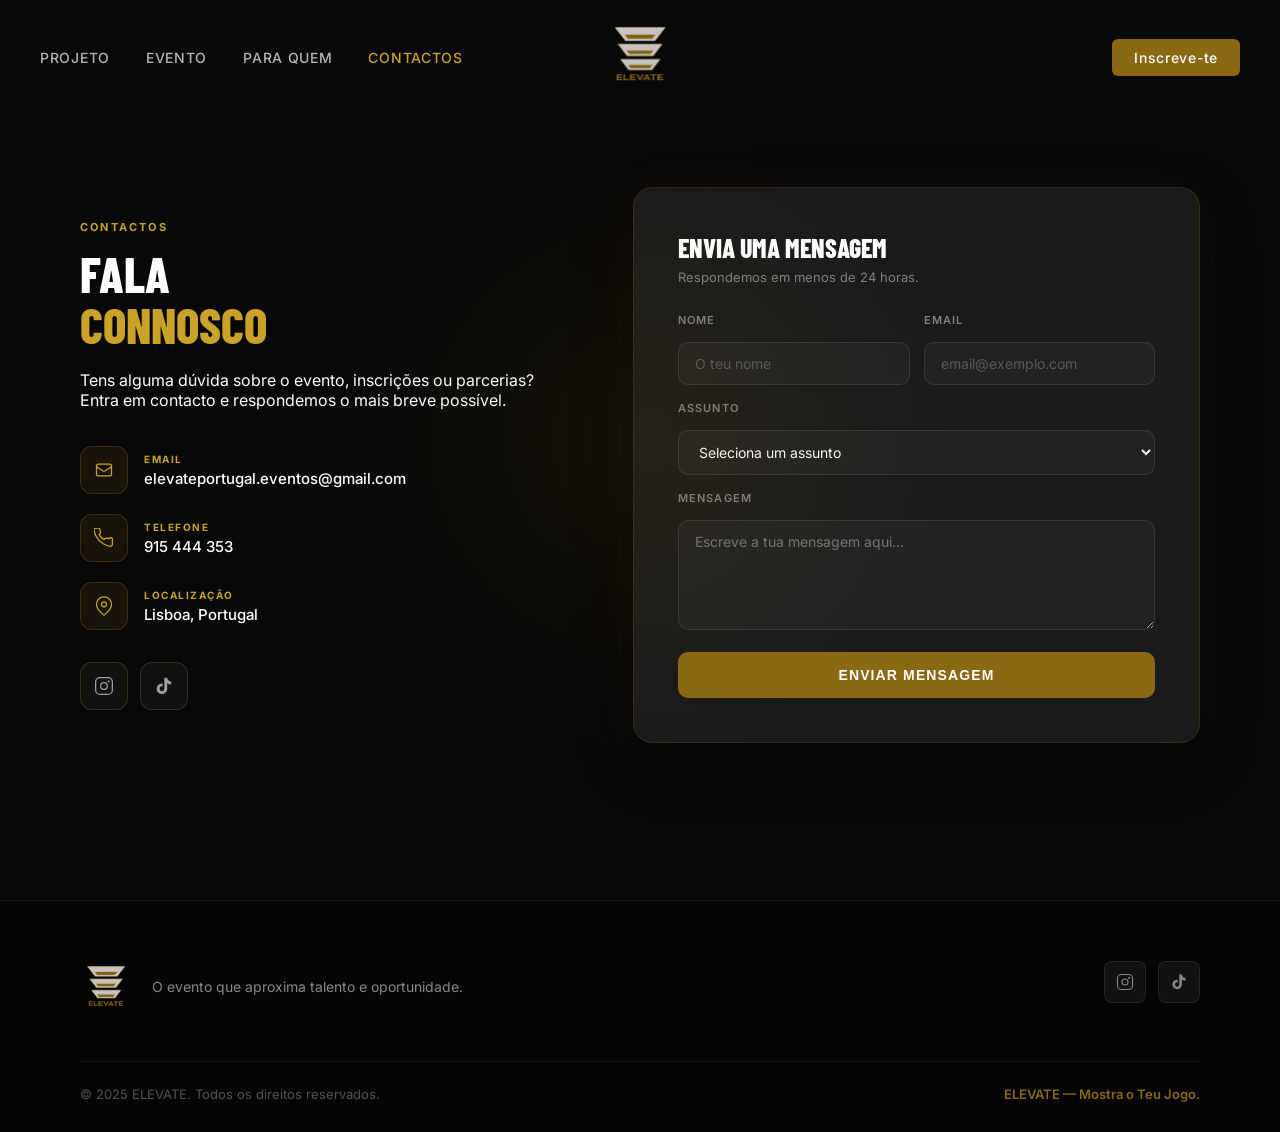
<file: contactos.html>
<!DOCTYPE html>
<html lang="pt">
<head>
  <meta charset="UTF-8" />
  <meta name="viewport" content="width=device-width, initial-scale=1.0" />
  <title>Contactos | ELEVATE — Eventos de Futebol em Portugal</title>
  <meta name="description" content="Entra em contacto com a ELEVATE Portugal. Dúvidas sobre inscrições, parcerias ou patrocínios no maior evento de futebol para jovens talentos." />
  <meta name="robots" content="index, follow" />
  <link rel="canonical" href="https://elevateportugal.pt/contactos.html" />
  <meta property="og:title" content="Contactos | ELEVATE — Eventos de Futebol em Portugal" />
  <meta property="og:description" content="Entra em contacto com a ELEVATE Portugal." />
  <meta property="og:url" content="https://elevateportugal.pt/contactos.html" />
  <meta property="og:image" content="https://elevateportugal.pt/logo.png" />
  <link rel="preconnect" href="https://fonts.googleapis.com" />
  <link rel="preconnect" href="https://fonts.gstatic.com" crossorigin />
  <link href="https://fonts.googleapis.com/css2?family=Bebas+Neue&family=Inter:wght@300;400;500;600;700&family=Barlow+Condensed:wght@400;600;700;800&display=swap" rel="stylesheet" />
  <link rel="stylesheet" href="style.css" />
  <style>
    .contact-hero {
      min-height: 100vh;
      display: flex;
      align-items: center;
      padding: 110px 0 80px;
      background: var(--dark1);
      position: relative;
      overflow: hidden;
    }
    .contact-hero .container { width: 100%; }
    .contact-hero::before {
      content: '';
      position: absolute;
      top: 10%;
      left: 50%;
      transform: translateX(-50%);
      width: 700px;
      height: 700px;
      background: radial-gradient(circle, rgba(139,105,20,0.1) 0%, transparent 65%);
      pointer-events: none;
    }
    .contact-grid {
      display: grid;
      grid-template-columns: 1fr 1.15fr;
      gap: 60px;
      align-items: center;
    }
    .contact-left .label { margin-bottom: 14px; }
    .contact-left .section-title { margin-bottom: 20px; }
    .contact-left > p {
      font-size: 15px;
      color: rgba(255,255,255,0.55);
      line-height: 1.7;
      margin-bottom: 36px;
    }
    .contact-items { display: flex; flex-direction: column; gap: 20px; margin-top: 36px; }
    .contact-item { display: flex; align-items: center; gap: 16px; }
    .contact-item__icon {
      width: 48px; height: 48px;
      background: rgba(139,105,20,0.12);
      border: 1px solid rgba(139,105,20,0.35);
      border-radius: 12px;
      display: flex; align-items: center; justify-content: center;
      color: var(--gold-light); flex-shrink: 0;
    }
    .contact-item__icon svg { width: 20px; height: 20px; }
    .contact-item__label {
      font-size: 10px; font-weight: 700; letter-spacing: 0.15em;
      text-transform: uppercase; color: var(--gold-light); margin-bottom: 3px;
    }
    .contact-item__value {
      font-size: 15px; font-weight: 500; color: #fff;
      text-decoration: none; transition: color 0.2s;
    }
    .contact-item__value:hover { color: var(--gold-light); }

    .contact-social { display: flex; gap: 12px; margin-top: 32px; }
    .contact-social-link {
      width: 48px; height: 48px;
      background: rgba(255,255,255,0.04);
      border: 1px solid rgba(139,105,20,0.35);
      border-radius: 12px;
      display: flex; align-items: center; justify-content: center;
      color: rgba(255,255,255,0.6); text-decoration: none; transition: all 0.2s;
    }
    .contact-social-link:hover {
      background: rgba(139,105,20,0.15); color: var(--gold-light);
      border-color: rgba(139,105,20,0.6);
    }
    .contact-social-link svg { width: 20px; height: 20px; }

    /* Form */
    .contact-form-wrap {
      background: var(--dark3);
      border: 1px solid rgba(139,105,20,0.2);
      border-radius: 20px;
      padding: 44px;
      box-shadow: 0 20px 60px rgba(0,0,0,0.3), 0 0 50px rgba(139,105,20,0.07);
    }
    .contact-form-wrap h3 {
      font-family: 'Barlow Condensed', sans-serif;
      font-size: 26px; font-weight: 800; text-transform: uppercase;
      margin-bottom: 6px; color: #fff;
    }
    .contact-form-wrap > p {
      font-size: 13px; color: rgba(255,255,255,0.45); margin-bottom: 28px;
    }
    .form-group { margin-bottom: 16px; }
    .form-group label {
      display: block; font-size: 11px; font-weight: 600;
      letter-spacing: 0.1em; text-transform: uppercase;
      color: rgba(255,255,255,0.45); margin-bottom: 7px;
    }
    .form-group input,
    .form-group textarea,
    .form-group select {
      width: 100%;
      background: rgba(255,255,255,0.04);
      border: 1px solid rgba(255,255,255,0.09);
      border-radius: 10px; padding: 12px 16px;
      font-size: 14px; color: #fff; font-family: 'Inter', sans-serif;
      transition: border-color 0.2s; outline: none; box-sizing: border-box;
    }
    .form-group input:focus,
    .form-group textarea:focus,
    .form-group select:focus { border-color: rgba(139,105,20,0.55); }
    .form-group textarea { resize: vertical; min-height: 110px; }
    .form-group select option { background: var(--dark3); }
    .contact-form-row { display: grid; grid-template-columns: 1fr 1fr; gap: 14px; }
    .form-submit {
      width: 100%; background: var(--gold); color: var(--dark1);
      border: none; border-radius: 10px; padding: 15px;
      font-size: 14px; font-weight: 700; letter-spacing: 0.08em;
      text-transform: uppercase; cursor: pointer;
      transition: background 0.2s, transform 0.1s; margin-top: 6px;
    }
    .form-submit:hover { background: var(--gold-light); transform: translateY(-1px); }
    .form-submit:active { transform: translateY(0); }

    /* Mobile — título em cima, form a seguir, contactos em baixo */
    @media (max-width: 768px) {
      .contact-hero { padding: 100px 0 80px; align-items: flex-start; }
      .contact-grid { grid-template-columns: 1fr; gap: 44px; align-items: start; }
      .contact-left { display: contents; }
      .contact-header { order: 1; }
      .contact-right { order: 2; }
      .contact-info { order: 3; padding-bottom: 16px; }
      .contact-header .section-title { font-size: clamp(28px, 8vw, 40px); margin-bottom: 16px; }
      .contact-header > p { font-size: 15px; margin-bottom: 0; line-height: 1.7; }
      /* Contactos centrados, um por linha, alinhados */
      .contact-items { display: flex; flex-direction: column; align-items: center; gap: 20px; }
      .contact-item { gap: 14px; width: 240px; }
      .contact-item__icon { width: 44px; height: 44px; border-radius: 11px; }
      .contact-item__icon svg { width: 18px; height: 18px; }
      .contact-item__value { font-size: 14px; }
      .contact-item__label { font-size: 10px; margin-bottom: 5px; }
      .contact-form-wrap { padding: 32px 24px; border-radius: 18px; }
      .contact-form-wrap h3 { font-size: 22px; margin-bottom: 8px; }
      .contact-form-wrap > p { margin-bottom: 28px; }
      .contact-form-row { grid-template-columns: 1fr; gap: 0; }
      .form-group input, .form-group textarea, .form-group select { font-size: 14px; padding: 13px 15px; }
      .form-group label { font-size: 11px; }
      .form-group { margin-bottom: 16px; }
      .form-group textarea { min-height: 100px; }
      .form-submit { font-size: 13px; padding: 13px; }
    }
  </style>
</head>
<body>

  <!-- NAV -->
  <nav class="nav" id="nav">
    <div class="nav__inner">
      <ul class="nav__links nav__links--left">
        <li><a href="index.html#sobre">PROJETO</a></li>
        <li><a href="index.html#evento">EVENTO</a></li>
        <li><a href="index.html#para-quem">PARA QUEM</a></li>
        <li><a href="contactos.html" style="color: var(--gold-light);">CONTACTOS</a></li>
      </ul>
      <a href="index.html" class="nav__logo">
        <img src="logo.png" alt="ELEVATE" />
      </a>
      <ul class="nav__links nav__links--right">
        <li><a href="inscricao.html" class="nav__cta">Inscreve-te</a></li>
      </ul>
      <button class="nav__burger" id="navBurger" aria-label="Menu">
        <span></span><span></span><span></span>
      </button>
    </div>
  </nav>

  <!-- MOBILE MENU -->
  <div class="mobile-menu" id="mobileMenu">
    <ul>
      <li><a href="index.html#sobre" class="mobile-link">PROJETO</a></li>
      <li><a href="index.html#evento" class="mobile-link">EVENTO</a></li>
      <li><a href="index.html#para-quem" class="mobile-link">PARA QUEM</a></li>
      <li><a href="contactos.html" class="mobile-link" style="color: var(--gold-light);">CONTACTOS</a></li>
      <li><a href="inscricao.html" class="mobile-link">Inscreve-te</a></li>
    </ul>
  </div>

  <!-- CONTACTOS -->
  <section class="contact-hero">
    <div class="container">
      <div class="contact-grid">

        <!-- ESQUERDA -->
        <div class="contact-left">
          <div class="contact-header">
            <p class="label">Contactos</p>
            <h2 class="section-title">
              FALA<br />
              <em>CONNOSCO</em>
            </h2>
            <p>Tens alguma dúvida sobre o evento, inscrições ou parcerias?<br />Entra em contacto e respondemos o mais breve possível.</p>
          </div>

          <div class="contact-info">
            <div class="contact-items">
              <div class="contact-item">
                <div class="contact-item__icon">
                  <svg viewBox="0 0 24 24" fill="none" stroke="currentColor" stroke-width="1.5"><path d="M3 8l7.89 5.26a2 2 0 002.22 0L21 8M5 19h14a2 2 0 002-2V7a2 2 0 00-2-2H5a2 2 0 00-2 2v10a2 2 0 002 2z"/></svg>
                </div>
                <div>
                  <p class="contact-item__label">Email</p>
                  <a href="mailto:elevateportugal.eventos@gmail.com" class="contact-item__value">elevateportugal.eventos@gmail.com</a>
                </div>
              </div>

              <div class="contact-item">
                <div class="contact-item__icon">
                  <svg viewBox="0 0 24 24" fill="none" stroke="currentColor" stroke-width="1.5"><path d="M22 16.92v3a2 2 0 01-2.18 2 19.79 19.79 0 01-8.63-3.07A19.5 19.5 0 013.07 10.8 19.79 19.79 0 01.01 2.18 2 2 0 012 0h3a2 2 0 012 1.72c.127.96.361 1.903.7 2.81a2 2 0 01-.45 2.11L6.09 7.91a16 16 0 006 6l1.27-1.27a2 2 0 012.11-.45c.907.339 1.85.573 2.81.7A2 2 0 0122 14.92z"/></svg>
                </div>
                <div>
                  <p class="contact-item__label">Telefone</p>
                  <a href="tel:+351915444353" class="contact-item__value">915 444 353</a>
                </div>
              </div>

              <div class="contact-item contact-item--location">
                <div class="contact-item__icon">
                  <svg viewBox="0 0 24 24" fill="none" stroke="currentColor" stroke-width="1.5"><path d="M21 10c0 7-9 13-9 13s-9-6-9-13a9 9 0 0118 0z"/><circle cx="12" cy="10" r="3"/></svg>
                </div>
                <div>
                  <p class="contact-item__label">Localização</p>
                  <span class="contact-item__value">Lisboa, Portugal</span>
                </div>
              </div>
            </div>
          </div>

          <div class="contact-social">
            <a href="https://www.instagram.com/elevateportugal.ev/" target="_blank" aria-label="Instagram" class="contact-social-link">
              <svg viewBox="0 0 24 24" fill="none" stroke="currentColor" stroke-width="1.5"><rect x="2" y="2" width="20" height="20" rx="5"/><circle cx="12" cy="12" r="4"/><circle cx="17.5" cy="6.5" r=".5" fill="currentColor"/></svg>
            </a>
            <a href="https://www.tiktok.com/@elevate.portugal.ev" target="_blank" aria-label="TikTok" class="contact-social-link">
              <svg viewBox="0 0 24 24" fill="currentColor"><path d="M19.59 6.69a4.83 4.83 0 01-3.77-4.25V2h-3.45v13.67a2.89 2.89 0 01-2.88 2.5 2.89 2.89 0 01-2.89-2.89 2.89 2.89 0 012.89-2.89c.28 0 .54.04.79.1V9.01a6.33 6.33 0 00-.79-.05 6.34 6.34 0 00-6.34 6.34 6.34 6.34 0 006.34 6.34 6.34 6.34 0 006.33-6.34V8.69a8.27 8.27 0 004.84 1.56V6.79a4.85 4.85 0 01-1.07-.1z"/></svg>
            </a>
          </div>
        </div>

        <!-- DIREITA — FORMULÁRIO -->
        <div class="contact-right">
          <div class="contact-form-wrap">
            <h3>Envia uma Mensagem</h3>
            <p>Respondemos em menos de 24 horas.</p>
            <form id="contactForm">
              <div class="contact-form-row">
                <div class="form-group">
                  <label>Nome</label>
                  <input type="text" placeholder="O teu nome" required />
                </div>
                <div class="form-group">
                  <label>Email</label>
                  <input type="email" placeholder="email@exemplo.com" required />
                </div>
              </div>
              <div class="form-group">
                <label>Assunto</label>
                <select>
                  <option value="">Seleciona um assunto</option>
                  <option>Inscrição no Evento</option>
                  <option>Parceria / Patrocínio</option>
                  <option>Imprensa / Media</option>
                  <option>Outra questão</option>
                </select>
              </div>
              <div class="form-group">
                <label>Mensagem</label>
                <textarea placeholder="Escreve a tua mensagem aqui..."></textarea>
              </div>
              <button type="submit" class="form-submit">Enviar Mensagem</button>
            </form>
          </div>
        </div>

      </div>
    </div>
  </section>

  <!-- FOOTER -->
  <footer class="footer">
    <div class="container">
      <div class="footer__inner">
        <div class="footer__brand">
          <img src="logo.png" alt="ELEVATE" class="footer__logo" />
          <p>O evento que aproxima talento e oportunidade.</p>
        </div>
        <div class="footer__social">
          <a href="#" aria-label="Instagram" class="social-link">
            <svg viewBox="0 0 24 24" fill="none" stroke="currentColor" stroke-width="1.5"><rect x="2" y="2" width="20" height="20" rx="5"/><circle cx="12" cy="12" r="4"/><circle cx="17.5" cy="6.5" r=".5" fill="currentColor"/></svg>
          </a>
          <a href="#" aria-label="TikTok" class="social-link">
            <svg viewBox="0 0 24 24" fill="currentColor"><path d="M19.59 6.69a4.83 4.83 0 01-3.77-4.25V2h-3.45v13.67a2.89 2.89 0 01-2.88 2.5 2.89 2.89 0 01-2.89-2.89 2.89 2.89 0 012.89-2.89c.28 0 .54.04.79.1V9.01a6.33 6.33 0 00-.79-.05 6.34 6.34 0 00-6.34 6.34 6.34 6.34 0 006.34 6.34 6.34 6.34 0 006.33-6.34V8.69a8.27 8.27 0 004.84 1.56V6.79a4.85 4.85 0 01-1.07-.1z"/></svg>
          </a>
        </div>
      </div>
      <div class="footer__bottom">
        <p>© 2025 ELEVATE. Todos os direitos reservados.</p>
        <p class="footer__tag">ELEVATE — Mostra o Teu Jogo.</p>
      </div>
    </div>
  </footer>

  <script src="script.js"></script>
  <script>
    // Nav scroll effect
    const nav = document.getElementById('nav');
    window.addEventListener('scroll', () => {
      nav.classList.toggle('scrolled', window.scrollY > 50);
    });
    // Mobile menu
    const burger = document.getElementById('navBurger');
    const menu = document.getElementById('mobileMenu');
    burger.addEventListener('click', () => menu.classList.toggle('open'));
    document.querySelectorAll('.mobile-link').forEach(l => {
      l.addEventListener('click', () => menu.classList.remove('open'));
    });
  </script>
</body>
</html>
</file>
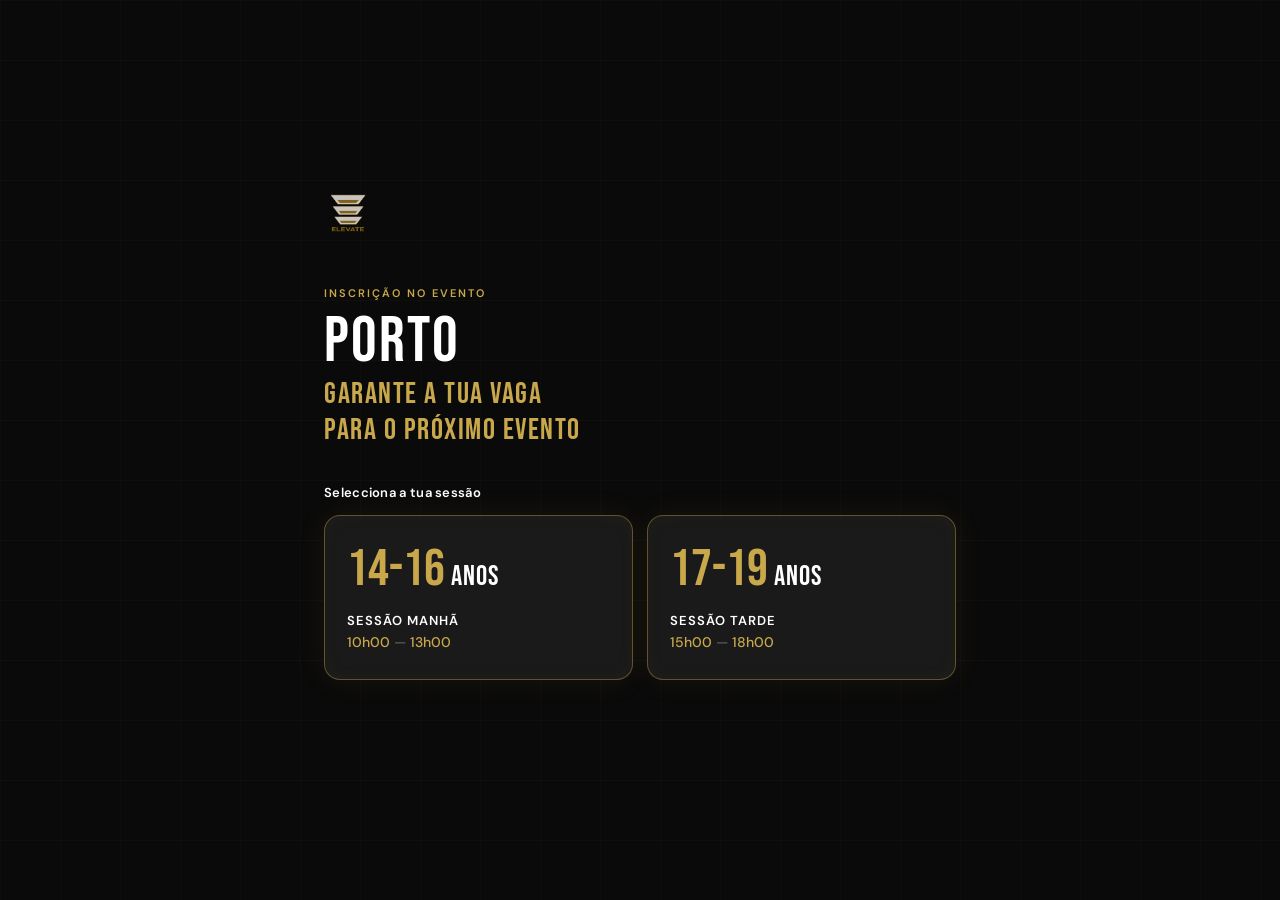
<file: inscricao.html>
<!DOCTYPE html>
<html lang="pt">
<head>
<meta charset="UTF-8">
<meta name="viewport" content="width=device-width, initial-scale=1.0">
<title>Inscrição — ELEVATE Portugal</title>
<link href="https://fonts.googleapis.com/css2?family=Bebas+Neue&family=DM+Sans:wght@300;400;500;600&display=swap" rel="stylesheet">
<style>
  *, *::before, *::after { box-sizing: border-box; margin: 0; padding: 0; }
  :root {
    --gold: #C9A84C; --gold-light: #E8C96A;
    --black: #0A0A0A; --dark: #111111; --dark2: #1A1A1A;
    --white: #FFFFFF; --gray: #888888;
    --border: rgba(201,168,76,0.2);
  }
  body { font-family: 'DM Sans', sans-serif; background: var(--black); color: var(--white); min-height: 100vh; overflow-x: hidden; }
  body::before {
    content: ''; position: fixed; inset: 0;
    background-image: linear-gradient(rgba(201,168,76,0.03) 1px, transparent 1px), linear-gradient(90deg, rgba(201,168,76,0.03) 1px, transparent 1px);
    background-size: 60px 60px; pointer-events: none; z-index: 0;
  }
  .container { max-width: 680px; margin: 0 auto; padding: 60px 24px 80px; position: relative; z-index: 1; display: flex; flex-direction: column; min-height: 100vh; justify-content: center; }

  /* LOGO */
  .logo-bar { display: flex; align-items: center; margin-bottom: 48px; }
  .logo-bar a { display: flex; align-items: center; text-decoration: none; }
  .logo-bar img { height: 48px; width: auto; }

  /* STEPS */
  .steps { display: flex; align-items: center; margin-bottom: 32px; }
  .step { display: flex; flex-direction: column; align-items: center; gap: 6px; flex: 1; }
  .step-circle { width: 32px; height: 32px; border-radius: 50%; background: var(--dark2); border: 1.5px solid var(--border); display: flex; align-items: center; justify-content: center; font-size: 13px; font-weight: 600; color: var(--gray); transition: all .3s; }
  .step.active .step-circle { background: var(--gold); border-color: var(--gold); color: var(--black); }
  .step.done .step-circle { background: rgba(201,168,76,.2); border-color: var(--gold); color: var(--gold); }
  .step-label { font-size: 10px; color: var(--gray); text-transform: uppercase; letter-spacing: .5px; white-space: nowrap; }
  .step.active .step-label { color: var(--gold); }
  .step-line { flex: 1; height: 1px; background: var(--border); margin-bottom: 18px; }

  /* PÁGINA DE SESSÕES */
  .evento-header { margin-bottom: 36px; }
  .evento-label { font-size: 11px; font-weight: 600; color: var(--gold); text-transform: uppercase; letter-spacing: 2px; margin-bottom: 12px; }
  .evento-titulo { font-family: 'Bebas Neue', sans-serif; font-size: clamp(42px, 9vw, 64px); line-height: .95; letter-spacing: 2px; margin-bottom: 10px; }
  .evento-titulo .cidade { color: var(--white); }
  .evento-titulo .data { color: var(--gold); }
  .evento-divider { display: none; }
  .evento-data { display: flex; flex-direction: column; gap: 4px; font-size: 14px; color: var(--gray); margin-top: 14px; }
  .evento-data strong { color: var(--white); display: block; }
  .evento-data span { display: block; }
  .evento-dot { display: none; }

  .sessoes-titulo { font-size: 13px; font-weight: 600; color: var(--white); margin-bottom: 14px; letter-spacing: .3px; }

  .sessoes-grid { display: grid; grid-template-columns: 1fr 1fr; gap: 14px; margin-bottom: 10px; }

  .sessao-card {
    background: var(--dark2);
    border: 1.5px solid rgba(201,168,76,.4);
    border-radius: 16px;
    padding: 28px 22px;
    cursor: pointer;
    transition: all .25s;
    text-decoration: none;
    color: var(--white);
    display: flex; flex-direction: column; gap: 16px;
    position: relative;
    box-shadow: 0 0 30px rgba(201,168,76,.08), inset 0 0 20px rgba(201,168,76,.03);
  }
  .sessao-card:hover {
    border-color: var(--gold);
    transform: translateY(-4px);
    background: rgba(201,168,76,.05);
    box-shadow: 0 0 50px rgba(201,168,76,.2), 0 12px 40px rgba(201,168,76,.15), inset 0 0 30px rgba(201,168,76,.05);
  }

  .sessao-idade {
    font-family: 'Bebas Neue', sans-serif;
    font-size: 52px; line-height: 1;
    color: var(--gold);
    display: flex; align-items: baseline; gap: 6px;
  }
  .sessao-idade .anos { font-size: 28px; color: var(--white); font-family: 'Bebas Neue', sans-serif; letter-spacing: 1px; }

  .sessao-nome { font-size: 13px; font-weight: 600; text-transform: uppercase; letter-spacing: 1px; color: var(--white); margin-bottom: 4px; }
  .sessao-horario { font-size: 14px; color: var(--gold); font-weight: 500; }
  .sessao-horario .sep { color: rgba(255,255,255,.3); margin: 0 4px; }

  .sessao-cta {
    display: inline-flex; align-items: center; gap: 6px;
    font-size: 12px; font-weight: 600; color: var(--gold);
    text-transform: uppercase; letter-spacing: 1px;
    margin-top: auto;
  }

  /* FORM PAGES */
  .section-label { font-size: 11px; font-weight: 600; color: var(--gold); text-transform: uppercase; letter-spacing: 2px; margin-bottom: 20px; }
  .form-page { display: none; }
  .form-page.active { display: block; }
  .field { margin-bottom: 20px; }
  label { display: block; font-size: 13px; font-weight: 500; color: var(--white); margin-bottom: 8px; }
  label .req { color: var(--gold); margin-left: 3px; }
  label .opt { color: var(--gray); font-weight: 400; font-size: 12px; margin-left: 4px; }
  input[type=text], input[type=email], input[type=tel], input[type=date], select {
    width: 100%; background: var(--dark2); border: 1px solid rgba(255,255,255,.1); border-radius: 10px;
    padding: 14px 16px; font-size: 15px; font-family: 'DM Sans', sans-serif; color: var(--white);
    outline: none; transition: border-color .2s; -webkit-appearance: none;
  }
  input[type=date]::-webkit-calendar-picker-indicator { filter: invert(.5); }
  select { background-image: url("data:image/svg+xml,%3Csvg xmlns='http://www.w3.org/2000/svg' width='12' height='8' fill='none'%3E%3Cpath d='M1 1l5 5 5-5' stroke='%23888' stroke-width='1.5' stroke-linecap='round'/%3E%3C/svg%3E"); background-repeat: no-repeat; background-position: right 16px center; padding-right: 40px; cursor: pointer; }
  select option { background: var(--dark2); color: var(--white); }
  input:focus, select:focus { border-color: var(--gold); background: rgba(201,168,76,.04); }
  input.error, select.error { border-color: #E24B4A; }
  .error-msg { font-size: 12px; color: #E24B4A; margin-top: 6px; display: none; }
  .error-msg.show { display: block; }
  .field-hint { font-size: 12px; color: var(--gray); margin-top: 6px; }

  /* sessão seleccionada badge */
  .sessao-badge { display: inline-flex; align-items: center; gap: 8px; background: rgba(201,168,76,.1); border: 1px solid var(--border); border-radius: 20px; padding: 6px 14px; font-size: 12px; font-weight: 600; color: var(--gold); margin-bottom: 24px; }

  /* Planos */
  .plano-grid { display: flex; flex-direction: column; gap: 10px; }
  .plano-card { background: var(--dark2); border: 1.5px solid rgba(255,255,255,.08); border-radius: 12px; padding: 16px 18px; cursor: pointer; transition: all .2s; display: flex; align-items: center; gap: 14px; }
  .plano-card:hover { border-color: rgba(201,168,76,.4); }
  .plano-card.selected { border-color: var(--gold); background: rgba(201,168,76,.06); }
  .plano-radio { width: 20px; height: 20px; border-radius: 50%; border: 2px solid rgba(255,255,255,.2); flex-shrink: 0; display: flex; align-items: center; justify-content: center; transition: all .2s; }
  .plano-card.selected .plano-radio { border-color: var(--gold); background: var(--gold); }
  .plano-card.selected .plano-radio::after { content: ''; width: 8px; height: 8px; border-radius: 50%; background: var(--black); }
  .plano-info { flex: 1; }
  .plano-name { font-size: 14px; font-weight: 600; margin-bottom: 2px; }
  .plano-desc { font-size: 12px; color: var(--gray); }
  .plano-price { font-family: 'Bebas Neue', sans-serif; font-size: 24px; color: var(--gold); }

  /* Botões */
  .btn-next, .btn-prev, .btn-submit { border: none; border-radius: 10px; font-family: 'DM Sans', sans-serif; font-size: 15px; font-weight: 600; cursor: pointer; transition: all .2s; padding: 16px 32px; }
  .btn-next, .btn-submit { background: var(--gold); color: var(--black); width: 100%; margin-top: 8px; }
  .btn-next:hover, .btn-submit:hover { background: var(--gold-light); transform: translateY(-1px); }
  .btn-prev { background: transparent; color: var(--gray); border: 1px solid rgba(255,255,255,.1); }
  .btn-prev:hover { color: var(--white); }
  .btn-row { display: flex; align-items: center; margin-top: 24px; gap: 12px; }
  .btn-row .btn-next { flex: 1; margin-top: 0; }
  .divider { height: 1px; background: var(--border); margin: 24px 0; }
  .nota-pagamento { background: rgba(201,168,76,.06); border: 1px solid rgba(201,168,76,.2); border-radius: 10px; padding: 14px 16px; margin-bottom: 20px; font-size: 12px; color: #aaa; line-height: 1.7; }
  .nota-pagamento strong { color: var(--white); }

  /* Consentimento */
  .consent-box { background: rgba(201,168,76,.04); border: 1px solid rgba(201,168,76,.25); border-radius: 12px; padding: 18px 20px; margin: 24px 0 8px; }
  .consent-label { display: flex; align-items: flex-start; gap: 14px; cursor: pointer; }
  .consent-label input[type=checkbox] { width: 20px; height: 20px; min-width: 20px; margin-top: 2px; accent-color: var(--gold); cursor: pointer; }
  .consent-text { font-size: 13px; color: #bbb; line-height: 1.65; }
  .consent-text strong { color: var(--white); font-weight: 500; }

  /* Confirmação */
  .confirmacao { display: none; text-align: center; padding: 40px 0; }
  .confirmacao.show { display: block; }
  .check-circle { width: 80px; height: 80px; border-radius: 50%; background: rgba(201,168,76,.1); border: 2px solid var(--gold); display: flex; align-items: center; justify-content: center; margin: 0 auto 24px; font-size: 32px; }
  .confirmacao h2 { font-family: 'Bebas Neue', sans-serif; font-size: 48px; letter-spacing: 2px; margin-bottom: 12px; }
  .confirmacao h2 span { color: var(--gold); }
  .confirmacao p { font-size: 15px; color: var(--gray); line-height: 1.7; max-width: 440px; margin: 0 auto 28px; }
  .confirmacao p strong { color: var(--white); }
  .num-candidatura { background: var(--dark2); border: 1px solid var(--border); border-radius: 10px; padding: 16px 24px; display: inline-block; margin-bottom: 28px; }
  .num-label { font-size: 11px; color: var(--gray); text-transform: uppercase; letter-spacing: 1px; margin-bottom: 4px; }
  .num-val { font-family: 'Bebas Neue', sans-serif; font-size: 28px; color: var(--gold); letter-spacing: 3px; }

  @keyframes fadeUp { from{opacity:0;transform:translateY(20px)} to{opacity:1;transform:translateY(0)} }
  .container > * { animation: fadeUp .5s ease both; }

  @media(max-width:600px) {
    .container { padding: 40px 20px 60px; justify-content: flex-start; }
    .logo-bar { margin-bottom: 36px; }
    .logo-bar img { height: 36px; }
    .evento-titulo { font-size: clamp(38px, 10vw, 52px); }
    .evento-data { font-size: 13px; gap: 3px; }
    .sessoes-grid { grid-template-columns: 1fr 1fr; gap: 10px; }
    .sessao-card { padding: 20px 14px; gap: 12px; }
    .sessao-idade { font-size: 34px; }
    .sessao-idade .anos { font-size: 18px; }
    .sessao-nome { font-size: 11px; letter-spacing: .5px; }
    .sessao-horario { font-size: 12px; }
  }
</style>
</head>
<body>
<div class="container">

  <div class="logo-bar">
    <a href="index.html"><img src="logo.png" alt="ELEVATE" /></a>
  </div>

  <!-- PÁGINA 0 — ESCOLHA DE SESSÃO -->
  <div id="page-0">
    <div class="evento-header">
      <div class="evento-label">Inscrição no Evento</div>
      <div class="evento-titulo">
        <div class="cidade">PORTO</div>
        <div class="data" style="font-size: clamp(20px, 5vw, 30px); letter-spacing: 1.5px; line-height: 1.2; margin-top: 4px;">GARANTE A TUA VAGA<br>PARA O PRÓXIMO EVENTO</div>
      </div>
    </div>

    <p class="sessoes-titulo">Selecciona a tua sessão</p>

    <div class="sessoes-grid">
      <div class="sessao-card" onclick="escolherSessao('manha')">
        <div class="sessao-idade">14-16 <span class="anos">anos</span></div>
        <div>
          <div class="sessao-nome">Sessão Manhã</div>
          <div class="sessao-horario">10h00<span class="sep">—</span>13h00</div>
        </div>
      </div>

      <div class="sessao-card" onclick="escolherSessao('tarde')">
        <div class="sessao-idade">17-19 <span class="anos">anos</span></div>
        <div>
          <div class="sessao-nome">Sessão Tarde</div>
          <div class="sessao-horario">15h00<span class="sep">—</span>18h00</div>
        </div>
      </div>
    </div>
  </div>

  <!-- STEPS (ocultos até seleccionar sessão) -->
  <div class="steps" id="steps" style="display:none;">
    <div class="step active" id="step-1"><div class="step-circle">1</div><div class="step-label">Atleta</div></div>
    <div class="step-line"></div>
    <div class="step" id="step-2"><div class="step-circle">2</div><div class="step-label">Posições</div></div>
    <div class="step-line"></div>
    <div class="step" id="step-3"><div class="step-circle">3</div><div class="step-label">Contacto</div></div>
    <div class="step-line"></div>
    <div class="step" id="step-4"><div class="step-circle">4</div><div class="step-label">Plano</div></div>
  </div>

  <!-- PÁGINA 1 -->
  <div class="form-page" id="page-1">
    <div class="sessao-badge" id="sessao-badge">🌅 Sessão Manhã · 14-16 anos</div>
    <div class="section-label">Dados do Atleta</div>
    <div class="field">
      <label>Nome completo do atleta <span class="req">*</span></label>
      <input type="text" id="nome" placeholder="Ex: João Silva">
      <div class="error-msg" id="err-nome">Por favor preenche o nome do atleta.</div>
    </div>
    <div class="field">
      <label>Data de nascimento <span class="req">*</span></label>
      <input type="date" id="nascimento">
      <div class="field-hint" id="hint-nasc">Sessão Manhã: atletas entre os 14 e os 16 anos.</div>
      <div class="error-msg" id="err-nasc">Por favor indica a data de nascimento.</div>
    </div>
    <div class="field">
      <label>Clube actual <span class="opt">(opcional)</span></label>
      <input type="text" id="clube" placeholder="Se não tiveres clube, deixa em branco">
    </div>
    <button class="btn-next" onclick="goTo(2)">Continuar →</button>
  </div>

  <!-- PÁGINA 2 -->
  <div class="form-page" id="page-2">
    <div class="section-label">Posições em Campo</div>
    <div class="field">
      <label>Posição principal <span class="req">*</span></label>
      <select id="posicao-principal">
        <option value="">Selecciona a tua posição principal</option>
        <option>Guarda-Redes</option>
        <option>Defesa Central</option>
        <option>Defesa Lateral Direito</option>
        <option>Defesa Lateral Esquerdo</option>
        <option>Médio Defensivo</option>
        <option>Médio Central</option>
        <option>Médio Ofensivo</option>
        <option>Extremo Direito</option>
        <option>Extremo Esquerdo</option>
        <option>Segundo Avançado</option>
        <option>Avançado Centro</option>
      </select>
      <div class="error-msg" id="err-pos1">Por favor selecciona a posição principal.</div>
    </div>
    <div class="field">
      <label>Posição secundária <span class="req">*</span></label>
      <select id="posicao-secundaria">
        <option value="">Selecciona a tua posição secundária</option>
        <option>Guarda-Redes</option>
        <option>Defesa Central</option>
        <option>Defesa Lateral Direito</option>
        <option>Defesa Lateral Esquerdo</option>
        <option>Médio Defensivo</option>
        <option>Médio Central</option>
        <option>Médio Ofensivo</option>
        <option>Extremo Direito</option>
        <option>Extremo Esquerdo</option>
        <option>Segundo Avançado</option>
        <option>Avançado Centro</option>
      </select>
      <div class="field-hint">Posição onde também te sentes confortável a jogar.</div>
      <div class="error-msg" id="err-pos2">Por favor selecciona a posição secundária.</div>
    </div>
    <div class="btn-row">
      <button class="btn-prev" onclick="goTo(1)">← Voltar</button>
      <button class="btn-next" onclick="goTo(3)">Continuar →</button>
    </div>
  </div>

  <!-- PÁGINA 3 -->
  <div class="form-page" id="page-3">
    <div class="section-label">Dados de Contacto</div>
    <div class="field">
      <label>Nome do encarregado de educação <span class="req">*</span></label>
      <input type="text" id="encarregado" placeholder="Ex: Maria Silva">
      <div class="error-msg" id="err-enc">Por favor preenche o nome do encarregado.</div>
    </div>
    <div class="field">
      <label>Email de contacto <span class="req">*</span></label>
      <input type="email" id="email" placeholder="email@exemplo.com">
      <div class="error-msg" id="err-email">Por favor indica um email válido.</div>
    </div>
    <div class="field">
      <label>Telemóvel <span class="req">*</span></label>
      <input type="tel" id="telemovel" placeholder="9XX XXX XXX">
      <div class="error-msg" id="err-tel">Por favor indica um número de telemóvel.</div>
    </div>
    <div class="btn-row">
      <button class="btn-prev" onclick="goTo(2)">← Voltar</button>
      <button class="btn-next" onclick="goTo(4)">Continuar →</button>
    </div>
  </div>

  <!-- PÁGINA 4 -->
  <div class="form-page" id="page-4">
    <div class="section-label">Escolhe o teu plano</div>
    <div class="plano-grid">
      <div class="plano-card" onclick="selectPlano(this,'Básico')">
        <div class="plano-radio"></div>
        <div class="plano-info"><div class="plano-name">Básico</div><div class="plano-desc">Acesso ao evento</div></div>
        <div class="plano-price">€50</div>
      </div>
      <div class="plano-card" onclick="selectPlano(this,'Pro')">
        <div class="plano-radio"></div>
        <div class="plano-info"><div class="plano-name">Pro</div><div class="plano-desc">Evento + Relatório Scout</div></div>
        <div class="plano-price">€75</div>
      </div>
      <div class="plano-card" onclick="selectPlano(this,'Elevate')">
        <div class="plano-radio"></div>
        <div class="plano-info"><div class="plano-name">Elevate</div><div class="plano-desc">Evento + Relatório Scout + Highlights</div></div>
        <div class="plano-price">€90</div>
      </div>
    </div>
    <div class="error-msg" id="err-plano" style="margin-top:8px;">Por favor selecciona um plano.</div>
    <div class="divider"></div>
    <div class="consent-box">
      <label class="consent-label">
        <input type="checkbox" id="consentimento-gravacao">
        <span class="consent-text">
          <strong>Autorização de captação de imagem</strong><br>
          Declaro que, como encarregado de educação, autorizo a captação e utilização da imagem e voz do atleta em contexto de evento desportivo, para fins de avaliação técnica, conteúdo digital e comunicação da <strong>Elevate Portugal</strong>. As imagens poderão ser publicadas nas redes sociais e plataformas digitais da Elevate Portugal. Esta autorização é condição obrigatória para participação no evento. <span style="color:var(--gold)">*</span>
        </span>
      </label>
      <div class="error-msg" id="err-consentimento" style="margin-top:10px;">É necessário aceitar a autorização de captação de imagem para submeter a candidatura.</div>
    </div>
    <div class="nota-pagamento">
      A inscrição não implica pagamento imediato. O pagamento só é solicitado após confirmação da vaga.
      <strong>Se o evento não se realizar, não há qualquer custo.</strong>
    </div>
    <div class="btn-row">
      <button class="btn-prev" onclick="goTo(3)">← Voltar</button>
      <button class="btn-submit" onclick="submitForm()">Confirmar Inscrição</button>
    </div>
  </div>

  <!-- CONFIRMAÇÃO -->
  <div class="confirmacao" id="confirmacao">
    <div class="check-circle">✓</div>
    <h2>INSCRIÇÃO<br><span>RECEBIDA!</span></h2>
    <p>A tua inscrição foi registada com sucesso.<br>Entraremos em contacto em breve para confirmar a tua vaga e os próximos passos.<br><br>Obrigado por escolheres o ELEVATE.</p>
    <div class="num-candidatura">
      <div class="num-label">Nº de Inscrição</div>
      <div class="num-val" id="num-candidatura-val">EV-0000</div>
    </div>
    <div style="margin-top:16px;">
      <a href="index.html" style="font-size:13px;color:var(--gold);text-decoration:none;">Voltar ao site</a>
    </div>
  </div>

</div>
<script>
  let sessaoSelecionada = '';
  let planoSelecionado = '';

  function escolherSessao(sessao) {
    sessaoSelecionada = sessao;
    const nascimento = document.getElementById('nascimento');
    const hint = document.getElementById('hint-nasc');
    const badge = document.getElementById('sessao-badge');

    if (sessao === 'manha') {
      // 14-16 anos em Junho 2025: nascidos entre Jun 2009 e Jun 2011
      nascimento.min = '2009-01-01';
      nascimento.max = '2011-12-31';
      hint.textContent = 'Sessão Manhã (10h-13h): atletas com 14 a 16 anos.';
      badge.textContent = '🌅 Sessão Manhã · 14-16 anos · 10h-13h';
    } else {
      // 17-19 anos em Junho 2025: nascidos entre Jun 2006 e Jun 2008
      nascimento.min = '2006-01-01';
      nascimento.max = '2008-12-31';
      hint.textContent = 'Sessão Tarde (15h-18h): atletas com 17 a 19 anos.';
      badge.textContent = '🌆 Sessão Tarde · 17-19 anos · 15h-18h';
    }

    document.getElementById('page-0').style.display = 'none';
    document.getElementById('steps').style.display = 'flex';
    document.getElementById('page-1').classList.add('active');
    window.scrollTo({top:0, behavior:'smooth'});
  }

  function selectPlano(el, nome) {
    document.querySelectorAll('.plano-card').forEach(c => c.classList.remove('selected'));
    el.classList.add('selected'); planoSelecionado = nome;
    document.getElementById('err-plano').classList.remove('show');
  }

  function goTo(page) {
    const cur = document.querySelector('.form-page.active');
    if (!cur) return;
    const curNum = parseInt(cur.id.replace('page-',''));
    if (page > curNum && !validatePage(curNum)) return;
    cur.classList.remove('active');
    document.getElementById('page-'+page).classList.add('active');
    for (let i=1; i<=4; i++) {
      const s = document.getElementById('step-'+i);
      s.classList.remove('active','done');
      if (i < page) s.classList.add('done');
      if (i === page) s.classList.add('active');
    }
    window.scrollTo({top:0,behavior:'smooth'});
  }

  function validatePage(page) {
    let valid = true;
    const show = (id, input) => { document.getElementById(id).classList.add('show'); if(input) document.getElementById(input).classList.add('error'); valid=false; };
    const hide = (id, input) => { document.getElementById(id).classList.remove('show'); if(input) document.getElementById(input).classList.remove('error'); };
    if (page === 1) {
      document.getElementById('nome').value.trim() ? hide('err-nome','nome') : show('err-nome','nome');
      document.getElementById('nascimento').value ? hide('err-nasc','nascimento') : show('err-nasc','nascimento');
    }
    if (page === 2) {
      document.getElementById('posicao-principal').value ? hide('err-pos1','posicao-principal') : show('err-pos1','posicao-principal');
      document.getElementById('posicao-secundaria').value ? hide('err-pos2','posicao-secundaria') : show('err-pos2','posicao-secundaria');
    }
    if (page === 3) {
      document.getElementById('encarregado').value.trim() ? hide('err-enc','encarregado') : show('err-enc','encarregado');
      /^[^\s@]+@[^\s@]+\.[^\s@]+$/.test(document.getElementById('email').value) ? hide('err-email','email') : show('err-email','email');
      document.getElementById('telemovel').value.trim().length >= 9 ? hide('err-tel','telemovel') : show('err-tel','telemovel');
    }
    return valid;
  }

  async function submitForm() {
    if (!planoSelecionado) { document.getElementById('err-plano').classList.add('show'); return; }
    const consentimento = document.getElementById('consentimento-gravacao').checked;
    if (!consentimento) {
      document.getElementById('err-consentimento').classList.add('show');
      document.getElementById('consentimento-gravacao').closest('.consent-box').scrollIntoView({behavior:'smooth', block:'center'});
      return;
    }
    document.getElementById('err-consentimento').classList.remove('show');
    const btn = document.querySelector('.btn-submit');
    btn.textContent = 'A enviar...'; btn.disabled = true;
    const numInscricao = 'EV-' + (Math.floor(Math.random()*9000)+1000);
    const dados = {
      numeroInscricao: numInscricao,
      sessao: sessaoSelecionada === 'manha' ? 'Manhã · 10h-13h' : 'Tarde · 15h-18h',
      nome: document.getElementById('nome').value.trim(),
      nascimento: document.getElementById('nascimento').value,
      clube: document.getElementById('clube').value.trim() || '—',
      posicaoPrincipal: document.getElementById('posicao-principal').value,
      posicaoSecundaria: document.getElementById('posicao-secundaria').value,
      encarregado: document.getElementById('encarregado').value.trim(),
      email: document.getElementById('email').value.trim(),
      telemovel: document.getElementById('telemovel').value.trim(),
      plano: planoSelecionado,
      consentimentoGravacao: 'Sim',
      dataInscricao: new Date().toISOString()
    };
    try {
      await fetch('https://script.google.com/macros/s/AKfycbwGp3Et5GbubU6FiwgHFObZWIc5had0SuAlfu0ri6F3AWUCl0YWbfMMCF54ccgxE9Z4BA/exec', {
        method: 'POST', mode: 'no-cors',
        headers: { 'Content-Type': 'application/json' },
        body: JSON.stringify(dados)
      });
    } catch(err) { console.log('Erro:', err); }
    document.getElementById('num-candidatura-val').textContent = numInscricao;
    document.getElementById('steps').style.display = 'none';
    document.getElementById('confirmacao').classList.add('show');
    document.querySelectorAll('.form-page').forEach(p => p.style.display = 'none');
    window.scrollTo({top:0,behavior:'smooth'});
  }
</script>
</body>
</html>
</file>
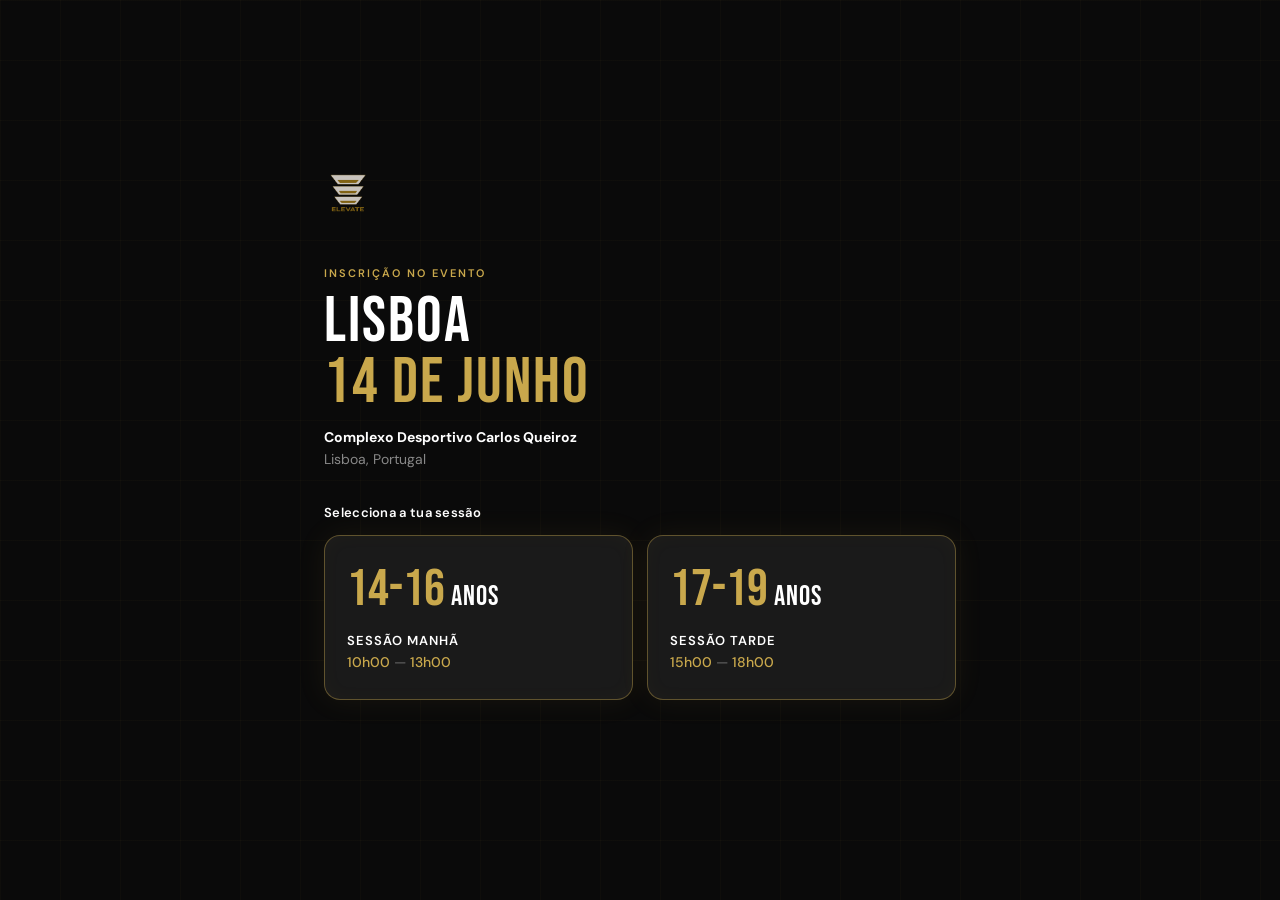
<file: ELEVATE_UPLOAD/inscricao.html>
<!DOCTYPE html>
<html lang="pt">
<head>
<meta charset="UTF-8">
<meta name="viewport" content="width=device-width, initial-scale=1.0">
<title>Inscrição — ELEVATE Portugal</title>
<link href="https://fonts.googleapis.com/css2?family=Bebas+Neue&family=DM+Sans:wght@300;400;500;600&display=swap" rel="stylesheet">
<style>
  *, *::before, *::after { box-sizing: border-box; margin: 0; padding: 0; }
  :root {
    --gold: #C9A84C; --gold-light: #E8C96A;
    --black: #0A0A0A; --dark: #111111; --dark2: #1A1A1A;
    --white: #FFFFFF; --gray: #888888;
    --border: rgba(201,168,76,0.2);
  }
  body { font-family: 'DM Sans', sans-serif; background: var(--black); color: var(--white); min-height: 100vh; overflow-x: hidden; }
  body::before {
    content: ''; position: fixed; inset: 0;
    background-image: linear-gradient(rgba(201,168,76,0.03) 1px, transparent 1px), linear-gradient(90deg, rgba(201,168,76,0.03) 1px, transparent 1px);
    background-size: 60px 60px; pointer-events: none; z-index: 0;
  }
  .container { max-width: 680px; margin: 0 auto; padding: 60px 24px 80px; position: relative; z-index: 1; display: flex; flex-direction: column; min-height: 100vh; justify-content: center; }

  /* LOGO */
  .logo-bar { display: flex; align-items: center; margin-bottom: 48px; }
  .logo-bar a { display: flex; align-items: center; text-decoration: none; }
  .logo-bar img { height: 48px; width: auto; }

  /* STEPS */
  .steps { display: flex; align-items: center; margin-bottom: 32px; }
  .step { display: flex; flex-direction: column; align-items: center; gap: 6px; flex: 1; }
  .step-circle { width: 32px; height: 32px; border-radius: 50%; background: var(--dark2); border: 1.5px solid var(--border); display: flex; align-items: center; justify-content: center; font-size: 13px; font-weight: 600; color: var(--gray); transition: all .3s; }
  .step.active .step-circle { background: var(--gold); border-color: var(--gold); color: var(--black); }
  .step.done .step-circle { background: rgba(201,168,76,.2); border-color: var(--gold); color: var(--gold); }
  .step-label { font-size: 10px; color: var(--gray); text-transform: uppercase; letter-spacing: .5px; white-space: nowrap; }
  .step.active .step-label { color: var(--gold); }
  .step-line { flex: 1; height: 1px; background: var(--border); margin-bottom: 18px; }

  /* PÁGINA DE SESSÕES */
  .evento-header { margin-bottom: 36px; }
  .evento-label { font-size: 11px; font-weight: 600; color: var(--gold); text-transform: uppercase; letter-spacing: 2px; margin-bottom: 12px; }
  .evento-titulo { font-family: 'Bebas Neue', sans-serif; font-size: clamp(42px, 9vw, 64px); line-height: .95; letter-spacing: 2px; margin-bottom: 10px; }
  .evento-titulo .cidade { color: var(--white); }
  .evento-titulo .data { color: var(--gold); }
  .evento-divider { display: none; }
  .evento-data { display: flex; flex-direction: column; gap: 4px; font-size: 14px; color: var(--gray); margin-top: 14px; }
  .evento-data strong { color: var(--white); display: block; }
  .evento-data span { display: block; }
  .evento-dot { display: none; }

  .sessoes-titulo { font-size: 13px; font-weight: 600; color: var(--white); margin-bottom: 14px; letter-spacing: .3px; }

  .sessoes-grid { display: grid; grid-template-columns: 1fr 1fr; gap: 14px; margin-bottom: 10px; }

  .sessao-card {
    background: var(--dark2);
    border: 1.5px solid rgba(201,168,76,.4);
    border-radius: 16px;
    padding: 28px 22px;
    cursor: pointer;
    transition: all .25s;
    text-decoration: none;
    color: var(--white);
    display: flex; flex-direction: column; gap: 16px;
    position: relative;
    box-shadow: 0 0 30px rgba(201,168,76,.08), inset 0 0 20px rgba(201,168,76,.03);
  }
  .sessao-card:hover {
    border-color: var(--gold);
    transform: translateY(-4px);
    background: rgba(201,168,76,.05);
    box-shadow: 0 0 50px rgba(201,168,76,.2), 0 12px 40px rgba(201,168,76,.15), inset 0 0 30px rgba(201,168,76,.05);
  }

  .sessao-idade {
    font-family: 'Bebas Neue', sans-serif;
    font-size: 52px; line-height: 1;
    color: var(--gold);
    display: flex; align-items: baseline; gap: 6px;
  }
  .sessao-idade .anos { font-size: 28px; color: var(--white); font-family: 'Bebas Neue', sans-serif; letter-spacing: 1px; }

  .sessao-nome { font-size: 13px; font-weight: 600; text-transform: uppercase; letter-spacing: 1px; color: var(--white); margin-bottom: 4px; }
  .sessao-horario { font-size: 14px; color: var(--gold); font-weight: 500; }
  .sessao-horario .sep { color: rgba(255,255,255,.3); margin: 0 4px; }

  .sessao-cta {
    display: inline-flex; align-items: center; gap: 6px;
    font-size: 12px; font-weight: 600; color: var(--gold);
    text-transform: uppercase; letter-spacing: 1px;
    margin-top: auto;
  }

  /* FORM PAGES */
  .section-label { font-size: 11px; font-weight: 600; color: var(--gold); text-transform: uppercase; letter-spacing: 2px; margin-bottom: 20px; }
  .form-page { display: none; }
  .form-page.active { display: block; }
  .field { margin-bottom: 20px; }
  label { display: block; font-size: 13px; font-weight: 500; color: var(--white); margin-bottom: 8px; }
  label .req { color: var(--gold); margin-left: 3px; }
  label .opt { color: var(--gray); font-weight: 400; font-size: 12px; margin-left: 4px; }
  input[type=text], input[type=email], input[type=tel], input[type=date], select {
    width: 100%; background: var(--dark2); border: 1px solid rgba(255,255,255,.1); border-radius: 10px;
    padding: 14px 16px; font-size: 15px; font-family: 'DM Sans', sans-serif; color: var(--white);
    outline: none; transition: border-color .2s; -webkit-appearance: none;
  }
  input[type=date]::-webkit-calendar-picker-indicator { filter: invert(.5); }
  select { background-image: url("data:image/svg+xml,%3Csvg xmlns='http://www.w3.org/2000/svg' width='12' height='8' fill='none'%3E%3Cpath d='M1 1l5 5 5-5' stroke='%23888' stroke-width='1.5' stroke-linecap='round'/%3E%3C/svg%3E"); background-repeat: no-repeat; background-position: right 16px center; padding-right: 40px; cursor: pointer; }
  select option { background: var(--dark2); color: var(--white); }
  input:focus, select:focus { border-color: var(--gold); background: rgba(201,168,76,.04); }
  input.error, select.error { border-color: #E24B4A; }
  .error-msg { font-size: 12px; color: #E24B4A; margin-top: 6px; display: none; }
  .error-msg.show { display: block; }
  .field-hint { font-size: 12px; color: var(--gray); margin-top: 6px; }

  /* sessão seleccionada badge */
  .sessao-badge { display: inline-flex; align-items: center; gap: 8px; background: rgba(201,168,76,.1); border: 1px solid var(--border); border-radius: 20px; padding: 6px 14px; font-size: 12px; font-weight: 600; color: var(--gold); margin-bottom: 24px; }

  /* Planos */
  .plano-grid { display: flex; flex-direction: column; gap: 10px; }
  .plano-card { background: var(--dark2); border: 1.5px solid rgba(255,255,255,.08); border-radius: 12px; padding: 16px 18px; cursor: pointer; transition: all .2s; display: flex; align-items: center; gap: 14px; }
  .plano-card:hover { border-color: rgba(201,168,76,.4); }
  .plano-card.selected { border-color: var(--gold); background: rgba(201,168,76,.06); }
  .plano-radio { width: 20px; height: 20px; border-radius: 50%; border: 2px solid rgba(255,255,255,.2); flex-shrink: 0; display: flex; align-items: center; justify-content: center; transition: all .2s; }
  .plano-card.selected .plano-radio { border-color: var(--gold); background: var(--gold); }
  .plano-card.selected .plano-radio::after { content: ''; width: 8px; height: 8px; border-radius: 50%; background: var(--black); }
  .plano-info { flex: 1; }
  .plano-name { font-size: 14px; font-weight: 600; margin-bottom: 2px; }
  .plano-desc { font-size: 12px; color: var(--gray); }
  .plano-price { font-family: 'Bebas Neue', sans-serif; font-size: 24px; color: var(--gold); }

  /* Botões */
  .btn-next, .btn-prev, .btn-submit { border: none; border-radius: 10px; font-family: 'DM Sans', sans-serif; font-size: 15px; font-weight: 600; cursor: pointer; transition: all .2s; padding: 16px 32px; }
  .btn-next, .btn-submit { background: var(--gold); color: var(--black); width: 100%; margin-top: 8px; }
  .btn-next:hover, .btn-submit:hover { background: var(--gold-light); transform: translateY(-1px); }
  .btn-prev { background: transparent; color: var(--gray); border: 1px solid rgba(255,255,255,.1); }
  .btn-prev:hover { color: var(--white); }
  .btn-row { display: flex; align-items: center; margin-top: 24px; gap: 12px; }
  .btn-row .btn-next { flex: 1; margin-top: 0; }
  .divider { height: 1px; background: var(--border); margin: 24px 0; }
  .nota-pagamento { background: rgba(201,168,76,.06); border: 1px solid rgba(201,168,76,.2); border-radius: 10px; padding: 14px 16px; margin-bottom: 20px; font-size: 12px; color: #aaa; line-height: 1.7; }
  .nota-pagamento strong { color: var(--white); }

  /* Consentimento */
  .consent-box { background: rgba(201,168,76,.04); border: 1px solid rgba(201,168,76,.25); border-radius: 12px; padding: 18px 20px; margin: 24px 0 8px; }
  .consent-label { display: flex; align-items: flex-start; gap: 14px; cursor: pointer; }
  .consent-label input[type=checkbox] { width: 20px; height: 20px; min-width: 20px; margin-top: 2px; accent-color: var(--gold); cursor: pointer; }
  .consent-text { font-size: 13px; color: #bbb; line-height: 1.65; }
  .consent-text strong { color: var(--white); font-weight: 500; }

  /* Confirmação */
  .confirmacao { display: none; text-align: center; padding: 40px 0; }
  .confirmacao.show { display: block; }
  .check-circle { width: 80px; height: 80px; border-radius: 50%; background: rgba(201,168,76,.1); border: 2px solid var(--gold); display: flex; align-items: center; justify-content: center; margin: 0 auto 24px; font-size: 32px; }
  .confirmacao h2 { font-family: 'Bebas Neue', sans-serif; font-size: 48px; letter-spacing: 2px; margin-bottom: 12px; }
  .confirmacao h2 span { color: var(--gold); }
  .confirmacao p { font-size: 15px; color: var(--gray); line-height: 1.7; max-width: 440px; margin: 0 auto 28px; }
  .confirmacao p strong { color: var(--white); }
  .num-candidatura { background: var(--dark2); border: 1px solid var(--border); border-radius: 10px; padding: 16px 24px; display: inline-block; margin-bottom: 28px; }
  .num-label { font-size: 11px; color: var(--gray); text-transform: uppercase; letter-spacing: 1px; margin-bottom: 4px; }
  .num-val { font-family: 'Bebas Neue', sans-serif; font-size: 28px; color: var(--gold); letter-spacing: 3px; }

  @keyframes fadeUp { from{opacity:0;transform:translateY(20px)} to{opacity:1;transform:translateY(0)} }
  .container > * { animation: fadeUp .5s ease both; }

  @media(max-width:600px) {
    .container { padding: 40px 20px 60px; justify-content: flex-start; }
    .logo-bar { margin-bottom: 36px; }
    .logo-bar img { height: 36px; }
    .evento-titulo { font-size: clamp(38px, 10vw, 52px); }
    .evento-data { font-size: 13px; gap: 3px; }
    .sessoes-grid { grid-template-columns: 1fr 1fr; gap: 10px; }
    .sessao-card { padding: 20px 14px; gap: 12px; }
    .sessao-idade { font-size: 34px; }
    .sessao-idade .anos { font-size: 18px; }
    .sessao-nome { font-size: 11px; letter-spacing: .5px; }
    .sessao-horario { font-size: 12px; }
  }
</style>
</head>
<body>
<div class="container">

  <div class="logo-bar">
    <a href="index.html"><img src="logo.png" alt="ELEVATE" /></a>
  </div>

  <!-- PÁGINA 0 — ESCOLHA DE SESSÃO -->
  <div id="page-0">
    <div class="evento-header">
      <div class="evento-label">Inscrição no Evento</div>
      <div class="evento-titulo">
        <div class="cidade">LISBOA</div>
        <div class="data">14 DE JUNHO</div>
      </div>
      <div class="evento-divider"></div>
      <div class="evento-data">
        <strong>Complexo Desportivo Carlos Queiroz</strong>
        <div class="evento-dot"></div>
        <span>Lisboa, Portugal</span>
      </div>
    </div>

    <p class="sessoes-titulo">Selecciona a tua sessão</p>

    <div class="sessoes-grid">
      <div class="sessao-card" onclick="escolherSessao('manha')">
        <div class="sessao-idade">14-16 <span class="anos">anos</span></div>
        <div>
          <div class="sessao-nome">Sessão Manhã</div>
          <div class="sessao-horario">10h00<span class="sep">—</span>13h00</div>
        </div>
      </div>

      <div class="sessao-card" onclick="escolherSessao('tarde')">
        <div class="sessao-idade">17-19 <span class="anos">anos</span></div>
        <div>
          <div class="sessao-nome">Sessão Tarde</div>
          <div class="sessao-horario">15h00<span class="sep">—</span>18h00</div>
        </div>
      </div>
    </div>
  </div>

  <!-- STEPS (ocultos até seleccionar sessão) -->
  <div class="steps" id="steps" style="display:none;">
    <div class="step active" id="step-1"><div class="step-circle">1</div><div class="step-label">Atleta</div></div>
    <div class="step-line"></div>
    <div class="step" id="step-2"><div class="step-circle">2</div><div class="step-label">Posições</div></div>
    <div class="step-line"></div>
    <div class="step" id="step-3"><div class="step-circle">3</div><div class="step-label">Contacto</div></div>
    <div class="step-line"></div>
    <div class="step" id="step-4"><div class="step-circle">4</div><div class="step-label">Plano</div></div>
  </div>

  <!-- PÁGINA 1 -->
  <div class="form-page" id="page-1">
    <div class="sessao-badge" id="sessao-badge">🌅 Sessão Manhã · 14-16 anos</div>
    <div class="section-label">Dados do Atleta</div>
    <div class="field">
      <label>Nome completo do atleta <span class="req">*</span></label>
      <input type="text" id="nome" placeholder="Ex: João Silva">
      <div class="error-msg" id="err-nome">Por favor preenche o nome do atleta.</div>
    </div>
    <div class="field">
      <label>Data de nascimento <span class="req">*</span></label>
      <input type="date" id="nascimento">
      <div class="field-hint" id="hint-nasc">Sessão Manhã: atletas entre os 14 e os 16 anos.</div>
      <div class="error-msg" id="err-nasc">Por favor indica a data de nascimento.</div>
    </div>
    <div class="field">
      <label>Clube actual <span class="opt">(opcional)</span></label>
      <input type="text" id="clube" placeholder="Se não tiveres clube, deixa em branco">
    </div>
    <button class="btn-next" onclick="goTo(2)">Continuar →</button>
  </div>

  <!-- PÁGINA 2 -->
  <div class="form-page" id="page-2">
    <div class="section-label">Posições em Campo</div>
    <div class="field">
      <label>Posição principal <span class="req">*</span></label>
      <select id="posicao-principal">
        <option value="">Selecciona a tua posição principal</option>
        <option>Guarda-Redes</option>
        <option>Defesa Central</option>
        <option>Defesa Lateral Direito</option>
        <option>Defesa Lateral Esquerdo</option>
        <option>Médio Defensivo</option>
        <option>Médio Central</option>
        <option>Médio Ofensivo</option>
        <option>Extremo Direito</option>
        <option>Extremo Esquerdo</option>
        <option>Segundo Avançado</option>
        <option>Avançado Centro</option>
      </select>
      <div class="error-msg" id="err-pos1">Por favor selecciona a posição principal.</div>
    </div>
    <div class="field">
      <label>Posição secundária <span class="req">*</span></label>
      <select id="posicao-secundaria">
        <option value="">Selecciona a tua posição secundária</option>
        <option>Guarda-Redes</option>
        <option>Defesa Central</option>
        <option>Defesa Lateral Direito</option>
        <option>Defesa Lateral Esquerdo</option>
        <option>Médio Defensivo</option>
        <option>Médio Central</option>
        <option>Médio Ofensivo</option>
        <option>Extremo Direito</option>
        <option>Extremo Esquerdo</option>
        <option>Segundo Avançado</option>
        <option>Avançado Centro</option>
      </select>
      <div class="field-hint">Posição onde também te sentes confortável a jogar.</div>
      <div class="error-msg" id="err-pos2">Por favor selecciona a posição secundária.</div>
    </div>
    <div class="btn-row">
      <button class="btn-prev" onclick="goTo(1)">← Voltar</button>
      <button class="btn-next" onclick="goTo(3)">Continuar →</button>
    </div>
  </div>

  <!-- PÁGINA 3 -->
  <div class="form-page" id="page-3">
    <div class="section-label">Dados de Contacto</div>
    <div class="field">
      <label>Nome do encarregado de educação <span class="req">*</span></label>
      <input type="text" id="encarregado" placeholder="Ex: Maria Silva">
      <div class="error-msg" id="err-enc">Por favor preenche o nome do encarregado.</div>
    </div>
    <div class="field">
      <label>Email de contacto <span class="req">*</span></label>
      <input type="email" id="email" placeholder="email@exemplo.com">
      <div class="error-msg" id="err-email">Por favor indica um email válido.</div>
    </div>
    <div class="field">
      <label>Telemóvel <span class="req">*</span></label>
      <input type="tel" id="telemovel" placeholder="9XX XXX XXX">
      <div class="error-msg" id="err-tel">Por favor indica um número de telemóvel.</div>
    </div>
    <div class="btn-row">
      <button class="btn-prev" onclick="goTo(2)">← Voltar</button>
      <button class="btn-next" onclick="goTo(4)">Continuar →</button>
    </div>
  </div>

  <!-- PÁGINA 4 -->
  <div class="form-page" id="page-4">
    <div class="section-label">Escolhe o teu plano</div>
    <div class="plano-grid">
      <div class="plano-card" onclick="selectPlano(this,'Básico')">
        <div class="plano-radio"></div>
        <div class="plano-info"><div class="plano-name">Básico</div><div class="plano-desc">Acesso ao evento</div></div>
        <div class="plano-price">€50</div>
      </div>
      <div class="plano-card" onclick="selectPlano(this,'Pro')">
        <div class="plano-radio"></div>
        <div class="plano-info"><div class="plano-name">Pro</div><div class="plano-desc">Evento + Relatório Scout</div></div>
        <div class="plano-price">€75</div>
      </div>
      <div class="plano-card" onclick="selectPlano(this,'Elevate')">
        <div class="plano-radio"></div>
        <div class="plano-info"><div class="plano-name">Elevate</div><div class="plano-desc">Evento + Relatório Scout + Highlights</div></div>
        <div class="plano-price">€90</div>
      </div>
    </div>
    <div class="error-msg" id="err-plano" style="margin-top:8px;">Por favor selecciona um plano.</div>
    <div class="divider"></div>
    <div class="consent-box">
      <label class="consent-label">
        <input type="checkbox" id="consentimento-gravacao">
        <span class="consent-text">
          <strong>Autorização de captação de imagem</strong><br>
          Declaro que, como encarregado de educação, autorizo a captação e utilização da imagem e voz do atleta em contexto de evento desportivo, para fins de avaliação técnica, conteúdo digital e comunicação da <strong>Elevate Portugal</strong>. As imagens poderão ser publicadas nas redes sociais e plataformas digitais da Elevate Portugal. Esta autorização é condição obrigatória para participação no evento. <span style="color:var(--gold)">*</span>
        </span>
      </label>
      <div class="error-msg" id="err-consentimento" style="margin-top:10px;">É necessário aceitar a autorização de captação de imagem para submeter a candidatura.</div>
    </div>
    <div class="nota-pagamento">
      A inscrição não implica pagamento imediato. O pagamento só é solicitado após confirmação da vaga.
      <strong>Se o evento não se realizar, não há qualquer custo.</strong>
    </div>
    <div class="btn-row">
      <button class="btn-prev" onclick="goTo(3)">← Voltar</button>
      <button class="btn-submit" onclick="submitForm()">Confirmar Inscrição</button>
    </div>
  </div>

  <!-- CONFIRMAÇÃO -->
  <div class="confirmacao" id="confirmacao">
    <div class="check-circle">✓</div>
    <h2>INSCRIÇÃO<br><span>RECEBIDA!</span></h2>
    <p>A tua inscrição foi registada com sucesso.<br>Entraremos em contacto em breve para confirmar a tua vaga e os próximos passos.<br><br>Obrigado por escolheres o ELEVATE.</p>
    <div class="num-candidatura">
      <div class="num-label">Nº de Inscrição</div>
      <div class="num-val" id="num-candidatura-val">EV-0000</div>
    </div>
    <div style="margin-top:16px;">
      <a href="index.html" style="font-size:13px;color:var(--gold);text-decoration:none;">Voltar ao site</a>
    </div>
  </div>

</div>
<script>
  let sessaoSelecionada = '';
  let planoSelecionado = '';

  function escolherSessao(sessao) {
    sessaoSelecionada = sessao;
    const nascimento = document.getElementById('nascimento');
    const hint = document.getElementById('hint-nasc');
    const badge = document.getElementById('sessao-badge');

    if (sessao === 'manha') {
      // 14-16 anos em Junho 2025: nascidos entre Jun 2009 e Jun 2011
      nascimento.min = '2009-01-01';
      nascimento.max = '2011-12-31';
      hint.textContent = 'Sessão Manhã (10h-13h): atletas com 14 a 16 anos.';
      badge.textContent = '🌅 Sessão Manhã · 14-16 anos · 10h-13h';
    } else {
      // 17-19 anos em Junho 2025: nascidos entre Jun 2006 e Jun 2008
      nascimento.min = '2006-01-01';
      nascimento.max = '2008-12-31';
      hint.textContent = 'Sessão Tarde (15h-18h): atletas com 17 a 19 anos.';
      badge.textContent = '🌆 Sessão Tarde · 17-19 anos · 15h-18h';
    }

    document.getElementById('page-0').style.display = 'none';
    document.getElementById('steps').style.display = 'flex';
    document.getElementById('page-1').classList.add('active');
    window.scrollTo({top:0, behavior:'smooth'});
  }

  function selectPlano(el, nome) {
    document.querySelectorAll('.plano-card').forEach(c => c.classList.remove('selected'));
    el.classList.add('selected'); planoSelecionado = nome;
    document.getElementById('err-plano').classList.remove('show');
  }

  function goTo(page) {
    const cur = document.querySelector('.form-page.active');
    if (!cur) return;
    const curNum = parseInt(cur.id.replace('page-',''));
    if (page > curNum && !validatePage(curNum)) return;
    cur.classList.remove('active');
    document.getElementById('page-'+page).classList.add('active');
    for (let i=1; i<=4; i++) {
      const s = document.getElementById('step-'+i);
      s.classList.remove('active','done');
      if (i < page) s.classList.add('done');
      if (i === page) s.classList.add('active');
    }
    window.scrollTo({top:0,behavior:'smooth'});
  }

  function validatePage(page) {
    let valid = true;
    const show = (id, input) => { document.getElementById(id).classList.add('show'); if(input) document.getElementById(input).classList.add('error'); valid=false; };
    const hide = (id, input) => { document.getElementById(id).classList.remove('show'); if(input) document.getElementById(input).classList.remove('error'); };
    if (page === 1) {
      document.getElementById('nome').value.trim() ? hide('err-nome','nome') : show('err-nome','nome');
      document.getElementById('nascimento').value ? hide('err-nasc','nascimento') : show('err-nasc','nascimento');
    }
    if (page === 2) {
      document.getElementById('posicao-principal').value ? hide('err-pos1','posicao-principal') : show('err-pos1','posicao-principal');
      document.getElementById('posicao-secundaria').value ? hide('err-pos2','posicao-secundaria') : show('err-pos2','posicao-secundaria');
    }
    if (page === 3) {
      document.getElementById('encarregado').value.trim() ? hide('err-enc','encarregado') : show('err-enc','encarregado');
      /^[^\s@]+@[^\s@]+\.[^\s@]+$/.test(document.getElementById('email').value) ? hide('err-email','email') : show('err-email','email');
      document.getElementById('telemovel').value.trim().length >= 9 ? hide('err-tel','telemovel') : show('err-tel','telemovel');
    }
    return valid;
  }

  async function submitForm() {
    if (!planoSelecionado) { document.getElementById('err-plano').classList.add('show'); return; }
    const consentimento = document.getElementById('consentimento-gravacao').checked;
    if (!consentimento) {
      document.getElementById('err-consentimento').classList.add('show');
      document.getElementById('consentimento-gravacao').closest('.consent-box').scrollIntoView({behavior:'smooth', block:'center'});
      return;
    }
    document.getElementById('err-consentimento').classList.remove('show');
    const btn = document.querySelector('.btn-submit');
    btn.textContent = 'A enviar...'; btn.disabled = true;
    const numInscricao = 'EV-' + (Math.floor(Math.random()*9000)+1000);
    const dados = {
      numeroInscricao: numInscricao,
      sessao: sessaoSelecionada === 'manha' ? 'Manhã · 10h-13h' : 'Tarde · 15h-18h',
      nome: document.getElementById('nome').value.trim(),
      nascimento: document.getElementById('nascimento').value,
      clube: document.getElementById('clube').value.trim() || '—',
      posicaoPrincipal: document.getElementById('posicao-principal').value,
      posicaoSecundaria: document.getElementById('posicao-secundaria').value,
      encarregado: document.getElementById('encarregado').value.trim(),
      email: document.getElementById('email').value.trim(),
      telemovel: document.getElementById('telemovel').value.trim(),
      plano: planoSelecionado,
      consentimentoGravacao: 'Sim',
      dataInscricao: new Date().toISOString()
    };
    try {
      await fetch('https://script.google.com/macros/s/AKfycbwGp3Et5GbubU6FiwgHFObZWIc5had0SuAlfu0ri6F3AWUCl0YWbfMMCF54ccgxE9Z4BA/exec', {
        method: 'POST', mode: 'no-cors',
        headers: { 'Content-Type': 'application/json' },
        body: JSON.stringify(dados)
      });
    } catch(err) { console.log('Erro:', err); }
    document.getElementById('num-candidatura-val').textContent = numInscricao;
    document.getElementById('steps').style.display = 'none';
    document.getElementById('confirmacao').classList.add('show');
    document.querySelectorAll('.form-page').forEach(p => p.style.display = 'none');
    window.scrollTo({top:0,behavior:'smooth'});
  }
</script>
</body>
</html>
</file>
<file: style.css>
*, *::before, *::after { box-sizing: border-box; margin: 0; padding: 0; }

:root {
  --gold: #8B6914;
  --gold-light: #C9A227;
  --gold-dim: rgba(139,105,20,0.15);
  --dark: #080808;
  --dark2: #111111;
  --dark3: #1a1a1a;
  --white: #ffffff;
  --gray: #888;
  --radius: 12px;
}

html { scroll-behavior: smooth; }

body {
  background: var(--dark);
  color: var(--white);
  font-family: 'Inter', sans-serif;
  overflow-x: hidden;
}

/* CAMPO EM PERSPETIVA */
.hero__field {
  position: absolute; inset: 0; z-index: 1;
  display: flex; align-items: flex-end; justify-content: center;
  overflow: hidden;
  perspective: 700px;
}
.field__surface {
  width: 160%; height: 85%;
  transform: rotateX(58deg) translateY(2%);
  transform-origin: bottom center;
  position: relative;
  background: repeating-linear-gradient(
    180deg,
    rgba(40,48,38,0.28) 0px, rgba(40,48,38,0.28) 60px,
    rgba(30,38,28,0.18) 60px, rgba(30,38,28,0.18) 120px
  );
}
.field__stripe {
  display: none;
}
.field__line {
  position: absolute;
  background: transparent;
  border: 1.5px solid rgba(180,148,40,0.22);
}
.field__border {
  inset: 4%;
  border-radius: 2px;
}
.field__halfway {
  top: 50%; left: 4%; right: 4%; height: 0;
  border-top: 1.5px solid rgba(180,148,40,0.22);
}
.field__circle {
  position: absolute;
  width: 18%; padding-top: 18%;
  top: 50%; left: 50%;
  transform: translate(-50%, -50%);
  border: 1.5px solid rgba(180,148,40,0.22);
  border-radius: 50%;
}
.field__dot {
  position: absolute;
  width: 6px; height: 6px;
  background: rgba(180,148,40,0.35);
  border-radius: 50%;
  top: 50%; left: 50%;
  transform: translate(-50%, -50%);
}
.field__box {
  position: absolute;
  left: 50%; transform: translateX(-50%);
  width: 40%; height: 18%;
  border: 1.5px solid rgba(180,148,40,0.2);
}
.field__box--top { top: 4%; }
.field__box--bottom { bottom: 4%; }
.field__goal {
  position: absolute;
  left: 50%; transform: translateX(-50%);
  width: 14%; height: 6%;
  border: 1.5px solid rgba(180,148,40,0.18);
}
.field__goal--top { top: 4%; }
.field__goal--bottom { bottom: 4%; }

/* NAV */
.nav {
  position: fixed; top: 0; left: 0; right: 0; z-index: 100;
  padding: 20px 40px;
  transition: background 0.4s, padding 0.4s;
}
.nav.scrolled { background: rgba(8,8,8,0.95); backdrop-filter: blur(20px); padding: 14px 40px; border-bottom: 1px solid rgba(139,105,20,0.2); }
.nav__inner { max-width: 1200px; margin: auto; display: grid; grid-template-columns: 1fr auto 1fr; align-items: center; }
.nav__logo { justify-self: center; }
.nav__logo img { height: 70px; }
.nav__links { display: flex; gap: 36px; list-style: none; align-items: center; }
.nav__links--left { justify-self: start; }
.nav__links--right { justify-self: end; }
.nav__links a { color: rgba(255,255,255,0.7); text-decoration: none; font-size: 14px; font-weight: 500; letter-spacing: 0.05em; transition: color 0.2s; }
.nav__links a:hover { color: var(--gold-light); }
.nav__cta { background: var(--gold); color: var(--white) !important; padding: 10px 22px; border-radius: 6px; }
.nav__cta:hover { background: var(--gold-light); color: var(--white) !important; }
.nav__burger { display: none; flex-direction: column; gap: 5px; background: none; border: none; cursor: pointer; padding: 4px; margin-left: auto; }
.nav__burger span { display: block; width: 24px; height: 2px; background: var(--white); transition: 0.3s; }

/* MOBILE MENU */
.mobile-menu { display: none; position: fixed; inset: 0; background: rgba(8,8,8,0.97); backdrop-filter: blur(20px); z-index: 99; flex-direction: column; align-items: center; justify-content: center; }
.mobile-menu.open { display: flex; }
.mobile-menu ul { list-style: none; text-align: center; }
.mobile-menu ul li { margin: 16px 0; }
.mobile-menu a { font-family: 'Barlow Condensed', sans-serif; font-size: 32px; font-weight: 700; text-transform: uppercase; letter-spacing: 0.1em; color: var(--gold-light); text-decoration: none; transition: opacity 0.2s; }
.mobile-menu a:hover { opacity: 0.7; }

/* HERO */
.hero {
  position: relative; min-height: 100vh;
  display: flex; flex-direction: column; align-items: center; justify-content: center;
  overflow: hidden; padding: 120px 20px 80px;
}
#heroCanvas { position: absolute; inset: 0; width: 100%; height: 100%; }
.hero__grid {
  position: absolute; inset: 0;
  background-image: linear-gradient(rgba(139,105,20,0.07) 1px, transparent 1px), linear-gradient(90deg, rgba(139,105,20,0.07) 1px, transparent 1px);
  background-size: 60px 60px;
}
.hero__content { position: relative; z-index: 3; text-align: center; padding: 0 20px; display: flex; flex-direction: column; align-items: center; }
.hero__badge {
  display: inline-flex; align-items: center; gap: 8px;
  background: rgba(139,105,20,0.15); border: 1px solid rgba(139,105,20,0.4);
  padding: 8px 18px; border-radius: 100px;
  font-size: 12px; font-weight: 600; letter-spacing: 0.12em; text-transform: uppercase;
  color: var(--gold-light); margin-bottom: 48px; margin-top: -40px;
}
.dot { width: 6px; height: 6px; background: var(--gold-light); border-radius: 50%; animation: pulse 2s infinite; }
@keyframes pulse { 0%,100%{opacity:1;transform:scale(1)} 50%{opacity:0.5;transform:scale(1.4)} }

.hero__title { font-family: 'Bebas Neue', sans-serif; line-height: 0.92; margin-bottom: 56px; }
.hero__title-brand { display: block; font-size: clamp(16px, 2vw, 24px); letter-spacing: 0.35em; color: var(--gold-light); margin-bottom: 12px; }
.hero__title-line { display: block; font-size: clamp(48px, 8vw, 110px); letter-spacing: -0.01em; line-height: 0.95; }
.hero__title-line.gold { color: var(--gold-light); -webkit-text-stroke: 0px; }
.hero__sub { font-size: clamp(15px, 1.8vw, 18px); color: rgba(255,255,255,0.6); line-height: 1.9; margin-bottom: 44px; }
.hero__sub-gold { color: var(--gold-light); font-weight: 600; }
.hero__sub-dim { color: rgba(255,255,255,0.35); font-size: 0.88em; }
.hero__actions { display: flex; gap: 16px; justify-content: center; flex-wrap: wrap; }

/* BUTTONS */
.btn { display: inline-flex; align-items: center; gap: 8px; padding: 14px 28px; border-radius: 8px; font-size: 14px; font-weight: 600; letter-spacing: 0.06em; text-transform: uppercase; text-decoration: none; cursor: pointer; border: none; transition: all 0.25s; }
.btn--primary { background: var(--gold); color: var(--white); }
.btn--primary:hover { background: var(--gold-light); transform: translateY(-2px); box-shadow: 0 12px 30px rgba(139,105,20,0.4); }
.btn--ghost { background: transparent; color: var(--white); border: 1px solid rgba(255,255,255,0.25); }
.btn--ghost:hover { border-color: var(--gold-light); color: var(--gold-light); }
.btn--large { padding: 18px 36px; font-size: 15px; width: 100%; justify-content: center; }
.btn svg { width: 18px; height: 18px; }

/* STATS (now in Para Quem section) */
.hero__stats {
  display: flex; align-items: center; gap: 28px;
  background: rgba(255,255,255,0.04); backdrop-filter: blur(16px);
  border: 1px solid rgba(139,105,20,0.45); border-radius: 12px;
  padding: 18px 28px; margin-top: 36px;
  width: fit-content;
  box-shadow: 0 12px 40px rgba(139,105,20,0.3), 0 4px 16px rgba(139,105,20,0.15);
}
.stat { text-align: center; }
.stat__num { display: block; font-family: 'Bebas Neue', sans-serif; font-size: 48px; color: var(--gold-light); line-height: 1; }
.stat__label { font-size: 11px; letter-spacing: 0.1em; text-transform: uppercase; color: rgba(255,255,255,0.5); }
.stat__divider { width: 1px; height: 50px; background: rgba(255,255,255,0.12); }

.hero__glow { position: absolute; bottom: 0; left: 50%; transform: translateX(-50%); width: 80%; height: 40%; background: radial-gradient(ellipse at 50% 100%, rgba(139,105,20,0.22) 0%, transparent 70%); pointer-events: none; z-index: 1; }
.hero__scroll { position: absolute; right: 40px; bottom: 40px; display: flex; flex-direction: column; align-items: center; gap: 8px; z-index: 2; pointer-events: none; }
.hero__scroll span { font-size: 10px; letter-spacing: 0.15em; text-transform: uppercase; color: var(--gray); writing-mode: vertical-rl; }
.hero__scroll-line { width: 1px; height: 60px; background: linear-gradient(to bottom, var(--gold-light), transparent); animation: scrollLine 2s infinite; }
@keyframes scrollLine { 0%{opacity:0;transform:scaleY(0);transform-origin:top} 50%{opacity:1;transform:scaleY(1)} 100%{opacity:0;transform:scaleY(1);transform-origin:bottom} }

/* SECTIONS */
.section { padding: 120px 0; }
.container { max-width: 1200px; margin: auto; padding: 0 40px; }
.label { font-size: 11px; font-weight: 700; letter-spacing: 0.2em; text-transform: uppercase; color: var(--gold-light); margin-bottom: 16px; }
.section-title { font-family: 'Barlow Condensed', sans-serif; font-size: clamp(36px, 3.8vw, 56px); font-weight: 800; line-height: 1.05; text-transform: uppercase; }
.section-title em { font-style: normal; color: var(--gold-light); }
.section-sub { color: rgba(255,255,255,0.55); font-size: 17px; margin-top: 16px; max-width: 560px; }
.section-header { text-align: center; margin-bottom: 80px; }
.section-header .section-sub { margin: 16px auto 0; }

/* DATAS */
.datas.section { padding: 60px 0; }
.datas .section-header { margin-bottom: 0; }
.datas .section-title em { color: #fff; }
.datas__grid { display: grid; grid-template-columns: 1fr 1.15fr 1fr; gap: 16px; margin-top: 36px; align-items: stretch; position: relative; }
.datas__grid::before {
  content: ''; position: absolute;
  top: 50%; left: 50%; transform: translate(-50%, -50%);
  width: 80%; height: 120%;
  background: radial-gradient(ellipse at center, rgba(201,162,39,0.12) 0%, transparent 70%);
  pointer-events: none; z-index: 0;
}
.datas__card { z-index: 1; }

.datas__card {
  background: var(--dark3);
  border: 1px solid rgba(139,105,20,0.2);
  border-radius: 16px;
  padding: 24px 22px;
  display: flex; flex-direction: column; gap: 18px;
  justify-content: flex-start;
  position: relative; overflow: hidden;
}
.datas__card--active {
  border-color: rgba(201,162,39,0.6);
  box-shadow: 0 0 50px rgba(201,162,39,0.12);
  background: linear-gradient(145deg, rgba(201,162,39,0.06) 0%, var(--dark3) 60%);
}
.datas__card--active:hover { transform: translateY(-3px); transition: transform 0.2s; }
.datas__card--done {
  border-color: rgba(52,199,89,0.25);
  background: linear-gradient(145deg, rgba(52,199,89,0.05) 0%, var(--dark3) 60%);
  opacity: 0.85;
}
.datas__card--mystery { opacity: 1; min-height: 160px; }

/* Badge — centrado, mesmo estilo */
.datas__card-badge {
  text-align: center;
  font-size: 14px; font-weight: 700; letter-spacing: 0.25em; text-transform: uppercase;
  color: var(--gold);
  padding: 4px 0;
  width: 100%;
}
.datas__card-badge--soon {
  color: rgba(255,255,255,0.35);
  font-size: 12px; letter-spacing: 0.2em;
}
.datas__card-badge--done {
  color: #34c759;
  font-size: 12px; letter-spacing: 0.2em;
}

.datas__date--done .datas__day { color: rgba(52,199,89,0.5); }
.datas__date--done .datas__month { color: rgba(52,199,89,0.4); }

.datas__done-msg {
  font-size: 12px; color: rgba(52,199,89,0.55);
  font-style: italic; line-height: 1.5;
  border-top: 1px solid rgba(52,199,89,0.15);
  padding-top: 12px; margin-top: 4px;
}

.datas__soon-cta {
  font-size: 12px; color: rgba(201,162,39,0.6);
  font-style: italic; line-height: 1.5;
  border-top: 1px solid rgba(201,162,39,0.15);
  padding-top: 12px; margin-top: 4px;
}

.datas__card-top { display: flex; align-items: center; gap: 16px; }

.datas__date { display: flex; flex-direction: column; align-items: center; line-height: 1; flex-shrink: 0; }
.datas__day { font-family: 'Bebas Neue', sans-serif; font-size: 48px; color: var(--gold); line-height: 1; }
.datas__month { font-size: 10px; font-weight: 700; letter-spacing: 0.2em; color: var(--gold-light); margin-top: 2px; }
.datas__date--blur .datas__day { color: rgba(255,255,255,0.15); }
.datas__date--blur .datas__month { color: rgba(255,255,255,0.15); }

.datas__divider { width: 1px; height: 50px; background: rgba(139,105,20,0.3); flex-shrink: 0; }

.datas__info { display: flex; flex-direction: column; gap: 5px; }
.datas__city { font-family: 'Barlow Condensed', sans-serif; font-size: 24px; font-weight: 800; text-transform: uppercase; color: #fff; line-height: 1; }
.datas__city--blur { color: rgba(255,255,255,0.12); letter-spacing: 0.1em; }
.datas__venue { font-size: 12px; color: rgba(255,255,255,0.45); line-height: 1.4; }
.datas__venue--spoiler { font-style: italic; color: rgba(255,255,255,0.3); }

.datas__cta {
  display: inline-block; align-self: flex-start;
  font-size: 12px; font-weight: 700; letter-spacing: 0.1em; text-transform: uppercase;
  color: var(--gold); text-decoration: none;
  border-bottom: 1px solid rgba(201,162,39,0.4); padding-bottom: 2px;
  transition: color 0.2s, border-color 0.2s;
}
.datas__cta:hover { color: var(--gold-light); border-color: var(--gold-light); }

/* COMING SOON overlay grande */
.datas__coming-soon {
  position: absolute; inset: 0;
  display: flex; align-items: center; justify-content: center;
  font-family: 'Bebas Neue', sans-serif;
  font-size: clamp(32px, 5vw, 52px);
  letter-spacing: 0.1em;
  color: rgba(255,255,255,0.08);
  background: rgba(10,10,10,0.55);
  backdrop-filter: blur(2px);
  border-radius: 16px;
  pointer-events: none;
}

@media (max-width: 900px) {
  .datas__grid { grid-template-columns: 1fr; gap: 14px; }
  .datas__card { order: 0; }
  .datas__card--active { order: -1; }
  .datas__coming-soon { font-size: 36px; }
}

/* SOBRE */
.sobre__inner { display: grid; grid-template-columns: 1fr 1fr; gap: 64px; align-items: center; }
.sobre__left .section-title { font-size: clamp(28px, 3vw, 42px); margin-bottom: 24px; }
.sobre__kit { position: relative; border-radius: 16px; overflow: hidden; height: 340px; }
.sobre__kit-img { width: 100%; height: 100%; object-fit: cover; object-position: center center; border-radius: 16px; display: block; border: 1px solid rgba(139,105,20,0.2); }
.sobre__kit-glow { position: absolute; bottom: 0; left: 0; right: 0; height: 40%; background: linear-gradient(to top, rgba(139,105,20,0.15), transparent); pointer-events: none; border-radius: 0 0 16px 16px; }
.sobre__text { color: rgba(255,255,255,0.65); font-size: 16px; line-height: 1.8; margin-bottom: 24px; }
.sobre__text strong { color: var(--white); }

.pillars { display: flex; flex-direction: column; gap: 24px; margin-top: 40px; }
.pillar { display: flex; gap: 20px; align-items: flex-start; }
.pillar__icon { width: 44px; height: 44px; background: var(--gold-dim); border: 1px solid rgba(139,105,20,0.3); border-radius: 10px; display: flex; align-items: center; justify-content: center; flex-shrink: 0; color: var(--gold-light); }
.pillar__icon svg { width: 20px; height: 20px; }
.pillar h4 { font-size: 15px; font-weight: 600; margin-bottom: 4px; }
.pillar p { font-size: 13px; color: var(--gray); }

/* EVENTO */
.evento { background: var(--dark2); }
.evento__cards { display: grid; grid-template-columns: 1fr 1fr; gap: 24px; align-items: start; }
.evento__card {
  background: var(--dark3); border: 1px solid rgba(255,255,255,0.08);
  border-radius: 16px; padding: 40px; position: relative; overflow: hidden;
  transition: border-color 0.4s, transform 0.4s, box-shadow 0.4s;
  animation: cardFloat 5s ease-in-out infinite;
  box-shadow: 0 0 0 rgba(139,105,20,0);
}
.evento__card:nth-child(2) { animation-delay: -2.5s; }
.evento__card:hover { transform: translateY(-8px); }
/* brilho deslizante interno */
.evento__card::before {
  content: ''; position: absolute; top: -60%; left: -60%;
  width: 60%; height: 200%;
  background: linear-gradient(105deg, transparent 40%, rgba(201,162,39,0.07) 50%, transparent 60%);
  animation: cardShine 4s ease-in-out infinite;
  pointer-events: none;
}
.evento__card:nth-child(2)::before { animation-delay: -2s; }
@keyframes cardFloat {
  0%, 100% { transform: translateY(0); }
  50% { transform: translateY(-6px); }
}
@keyframes cardShine {
  0% { left: -60%; opacity: 0; }
  20% { opacity: 1; }
  60% { left: 120%; opacity: 1; }
  61%, 100% { opacity: 0; left: 120%; }
}
.evento__card-accent { position: absolute; top: 0; left: 0; right: 0; height: 3px; background: rgba(255,255,255,0.1); }
.gold-accent { background: linear-gradient(90deg, var(--gold), var(--gold-light)); }
.evento__card-top { display: flex; align-items: center; justify-content: space-between; margin-bottom: 24px; }
.evento__time { display: flex; align-items: center; gap: 8px; font-size: 13px; color: var(--gray); }
.evento__time svg { width: 16px; height: 16px; }
.evento__tag { font-size: 12px; font-weight: 700; letter-spacing: 0.1em; padding: 6px 14px; background: rgba(255,255,255,0.06); border-radius: 100px; }
.gold-tag { background: rgba(139,105,20,0.2); color: var(--gold-light); }
.evento__card-title { font-family: 'Barlow Condensed', sans-serif; font-size: 28px; font-weight: 800; text-transform: uppercase; margin-bottom: 20px; }
.evento__duration { display: flex; gap: 8px; margin-bottom: 28px; justify-content: center; }
.duration-pill { font-size: 12px; font-weight: 600; padding: 5px 14px; border: 1px solid rgba(139,105,20,0.4); border-radius: 100px; color: var(--gold-light); }
.evento__list { list-style: none; display: flex; flex-direction: column; gap: 16px; }
.evento__list li { display: flex; align-items: flex-start; gap: 12px; font-size: 14px; color: rgba(255,255,255,0.7); line-height: 1.5; }
.evento__list-icon { width: 6px; height: 6px; background: var(--gold-light); border-radius: 50%; flex-shrink: 0; margin-top: 6px; }

.evento__divider { display: flex; flex-direction: column; align-items: center; gap: 12px; }
.divider__line { width: 1px; height: 80px; background: rgba(255,255,255,0.1); }
.divider__badge { width: 44px; height: 44px; background: var(--gold-dim); border: 1px solid rgba(139,105,20,0.4); border-radius: 50%; display: flex; align-items: center; justify-content: center; font-size: 11px; font-weight: 700; letter-spacing: 0.05em; color: var(--gold-light); }

/* SESSÕES */
.evento__sessions { display: grid; grid-template-columns: 1fr 1fr; gap: 24px; margin-bottom: 24px; }
.evento__session-card { background: var(--dark3); border: 1px solid rgba(255,255,255,0.08); border-radius: 16px; padding: 36px; position: relative; overflow: hidden; box-shadow: 0 6px 30px rgba(139,105,20,0.12); animation: cardFloat 5s ease-in-out infinite; text-align: center; }
.evento__session-card--gold { animation-delay: -2.5s; }
.evento__session-card:hover { }
.evento__session-accent { position: absolute; top: 0; left: 0; right: 0; height: 3px; background: rgba(255,255,255,0.1); }
.evento__session-time { display: flex; align-items: center; justify-content: center; gap: 8px; font-size: 13px; color: var(--gold-light); margin-bottom: 12px; font-weight: 600; }
.evento__session-time svg { width: 16px; height: 16px; }
.gold-time { color: var(--gold-light); }
.evento__session-age { font-family: 'Barlow Condensed', sans-serif; font-size: 36px; font-weight: 800; text-transform: uppercase; margin-bottom: 20px; color: #fff; }

/* BENEFÍCIOS PARTILHADOS */
.evento__shared { padding: 8px 0; }
.evento__shared-card { background: none; border: none; padding: 0; }
.evento__shared-label { font-size: 11px; font-weight: 700; letter-spacing: 0.2em; text-transform: uppercase; color: var(--gold-light); margin-bottom: 32px; text-align: center; }
.evento__pillars { display: grid; grid-template-columns: 1fr 1fr; gap: 24px; padding-left: 80px; }
.evento__pillar { display: flex; flex-direction: row; align-items: flex-start; gap: 16px; text-align: left; }
.evento__pillar-icon { width: 44px; height: 44px; background: rgba(139,105,20,0.12); border: 1px solid rgba(139,105,20,0.3); border-radius: 10px; display: flex; align-items: center; justify-content: center; color: var(--gold-light); flex-shrink: 0; }
.evento__pillar-icon svg { width: 20px; height: 20px; }
.evento__pillar h4 { font-size: 14px; font-weight: 600; margin-bottom: 4px; color: #fff; }
.evento__pillar p { font-size: 13px; color: var(--gray); line-height: 1.5; }

.evento__note {
  display: flex; align-items: center; gap: 12px; margin-top: 40px;
  background: rgba(139,105,20,0.08); border: 1px solid rgba(139,105,20,0.2);
  border-radius: 10px; padding: 16px 24px;
  font-size: 14px; color: rgba(255,255,255,0.6);
}
.evento__note svg { width: 18px; height: 18px; color: var(--gold-light); flex-shrink: 0; }

/* PARA QUEM */
.para-quem__inner { display: grid; grid-template-columns: 1fr 1.2fr; gap: 80px; align-items: center; }
.para-quem__left .section-title { margin-bottom: 24px; }
.para-quem__text { color: rgba(255,255,255,0.6); font-size: 16px; line-height: 1.7; margin-bottom: 36px; }
.para-quem__cta { margin-top: 48px; text-align: center; }
.para-quem__btn--mobile { display: none; }
.quem__grid { display: grid; grid-template-columns: 1fr 1fr; gap: 20px; }
.quem__item { background: var(--dark3); border: 1px solid rgba(139,105,20,0.35); border-radius: 12px; padding: 28px; box-shadow: 0 4px 20px rgba(139,105,20,0.12); }
.quem__num { font-family: 'Bebas Neue', sans-serif; font-size: 36px; color: rgba(139,105,20,0.35); line-height: 1; margin-bottom: 10px; }
.quem__item h4 { font-size: 15px; font-weight: 600; margin-bottom: 8px; }
.quem__item p { font-size: 13px; color: var(--gray); line-height: 1.6; }

/* MANIFESTO */
.manifesto { background: var(--gold); padding: 22px 0; overflow: hidden; box-shadow: 0 0 40px rgba(201,162,39,0.5), 0 4px 60px rgba(139,105,20,0.4); }
.manifesto__track { display: flex; gap: 72px; width: max-content; align-items: center; white-space: nowrap; will-change: transform; }
.manifesto__set { display: flex; gap: 72px; flex-shrink: 0; }
.manifesto__set span { font-family: 'Bebas Neue', sans-serif; font-size: 22px; letter-spacing: 0.1em; color: rgba(0,0,0,0.75); }
.gold-dot { color: rgba(0,0,0,0.4) !important; }

/* INSCRIÇÃO */
.inscricao { position: relative; overflow: hidden; }
.inscricao__deco { position: absolute; bottom: -200px; right: -200px; width: 600px; height: 600px; background: radial-gradient(circle, rgba(139,105,20,0.12), transparent 60%); pointer-events: none; }
.inscricao__inner { max-width: 760px; margin: auto; text-align: center; }
.inscricao__inner .section-title { margin: 16px 0 12px; }
.inscricao__sub { color: rgba(255,255,255,0.55); font-size: 16px; margin-bottom: 48px; }

.inscricao__form-wrap { position: relative; }
.inscricao__form { background: var(--dark3); border: 1px solid rgba(255,255,255,0.08); border-radius: 16px; padding: 40px; text-align: left; }
.form-row { display: grid; grid-template-columns: 1fr 1fr; gap: 20px; margin-bottom: 20px; }
.form-group { display: flex; flex-direction: column; gap: 8px; }
.form-group.full { margin-bottom: 28px; }
.form-group label { font-size: 12px; font-weight: 600; letter-spacing: 0.08em; text-transform: uppercase; color: rgba(255,255,255,0.5); }
.form-group input, .form-group select {
  background: rgba(255,255,255,0.04); border: 1px solid rgba(255,255,255,0.1);
  border-radius: 8px; padding: 14px 16px; color: var(--white); font-size: 15px; font-family: inherit;
  transition: border-color 0.2s;
}
.form-group input:focus, .form-group select:focus { outline: none; border-color: var(--gold-light); }
.form-group input::placeholder { color: rgba(255,255,255,0.25); }
.form-group select option { background: var(--dark3); }

.form-success { display: none; text-align: center; padding: 60px 40px; }
.form-success.show { display: block; }
.inscricao__form.hide { display: none; }
.success-icon { width: 72px; height: 72px; background: rgba(139,105,20,0.2); border: 1px solid var(--gold); border-radius: 50%; display: flex; align-items: center; justify-content: center; margin: 0 auto 24px; }
.success-icon svg { width: 32px; height: 32px; color: var(--gold-light); }
.form-success h3 { font-family: 'Barlow Condensed', sans-serif; font-size: 32px; font-weight: 800; text-transform: uppercase; margin-bottom: 12px; }
.form-success p { color: var(--gray); }

/* FOOTER */
.footer { background: #050505; border-top: 1px solid rgba(255,255,255,0.06); padding: 60px 0 30px; }
.footer__inner { display: flex; justify-content: space-between; align-items: flex-start; gap: 40px; margin-bottom: 48px; flex-wrap: wrap; }
.footer__brand { display: flex; align-items: center; gap: 20px; }
.footer__logo { height: 52px; }
.footer__brand p { font-size: 14px; color: var(--gray); line-height: 1.7; }
.footer__links { display: flex; flex-direction: column; gap: 12px; }
.footer__links a { color: rgba(255,255,255,0.5); text-decoration: none; font-size: 14px; transition: color 0.2s; }
.footer__links a:hover { color: var(--gold-light); }
.footer__social { display: flex; gap: 12px; }
.social-link { width: 42px; height: 42px; background: rgba(255,255,255,0.05); border: 1px solid rgba(255,255,255,0.08); border-radius: 8px; display: flex; align-items: center; justify-content: center; color: rgba(255,255,255,0.5); transition: all 0.2s; }
.social-link svg { width: 18px; height: 18px; }
.social-link:hover { border-color: var(--gold-light); color: var(--gold-light); }
.footer__bottom { display: flex; justify-content: space-between; padding-top: 24px; border-top: 1px solid rgba(255,255,255,0.06); font-size: 13px; color: rgba(255,255,255,0.3); }
.footer__tag { color: var(--gold); font-weight: 600; }

/* ANIMATIONS */
.reveal-up, .reveal-fade, .reveal-left, .reveal-right { opacity: 0; transition: opacity 0.8s ease, transform 0.8s ease; }
.reveal-up { transform: translateY(40px); }
.reveal-left { transform: translateX(-40px); }
.reveal-right { transform: translateX(40px); }
.reveal-up.visible, .reveal-fade.visible, .reveal-left.visible, .reveal-right.visible { opacity: 1; transform: none; }
.delay-1 { transition-delay: 0.15s; }
.delay-2 { transition-delay: 0.3s; }
.delay-3 { transition-delay: 0.45s; }
.delay-4 { transition-delay: 0.6s; }

/* RESPONSIVE */
@media (max-width: 768px) {
  .hero { height: 100svh; min-height: unset; padding: 80px 20px; justify-content: center; }
  .hero__badge { font-size: 10px; padding: 7px 14px; white-space: nowrap; margin-bottom: 28px; margin-top: 0; }
  .hero__title { margin-bottom: 40px; }
  .hero__actions { flex-direction: column; width: 100%; }
  .hero__actions .btn { width: 100%; justify-content: center; }
  .hero__field { display: none; }
  .hero__scroll { display: none; }
}

@media (max-width: 900px) {
  .nav__inner { display: flex; justify-content: space-between; align-items: center; }
  .nav__links { display: none; }
  .nav__burger { display: flex; margin-left: 0; }
  .sobre__inner, .para-quem__inner { grid-template-columns: 1fr; gap: 48px; }
  .section-title { font-size: clamp(28px, 8vw, 40px); }
  .sobre__left .section-title, .para-quem__left .section-title { font-size: clamp(24px, 6.5vw, 32px); }
  .evento__cards { grid-template-columns: 1fr; }
  .evento__sessions { grid-template-columns: 1fr 1fr; gap: 10px; }
  .evento__session-card { padding: 18px 14px; }
  .evento__session-age { font-size: 22px; margin-bottom: 12px; }
  .evento__session-time { font-size: 11px; }
  .evento__duration { flex-direction: column; gap: 6px; }
  .duration-pill { font-size: 11px; padding: 4px 10px; white-space: nowrap; width: fit-content; }
  .evento__shared { padding: 0; }
  .evento__shared-label { text-align: center; margin-bottom: 24px; }
  .evento__pillars { grid-template-columns: 1fr 1fr; gap: 20px; padding-left: 0; }
  .evento__pillar { gap: 10px; }
  .evento__pillar-icon { width: 36px; height: 36px; flex-shrink: 0; }
  .evento__pillar h4 { font-size: 12px; }
  .evento__pillar p { font-size: 11px; }
  .evento__divider { flex-direction: row; }
  .divider__line { width: 80px; height: 1px; }
  .hero__stats { gap: 20px; padding: 16px 24px; bottom: 20px; }
  .stat__num { font-size: 36px; }
  .form-row { grid-template-columns: 1fr; }
  .footer__inner { flex-direction: column; align-items: center; text-align: center; }
  .footer__brand { flex-direction: column; align-items: center; text-align: center; order: 2; }
  .footer__social { justify-content: center; order: 1; }
  .footer__bottom { flex-direction: column; gap: 8px; text-align: center; align-items: center; }
}
@media (max-width: 600px) {
  .container { padding: 0 20px; }
  .nav { padding: 16px 20px; }
  .nav.scrolled { padding: 12px 20px; }
  .nav__logo img { height: 48px; }
  .section { padding: 80px 0; }
  .hero { padding: 80px 20px 40px; height: 100svh; min-height: unset; }
  .hero__badge { font-size: 10px; padding: 7px 14px; white-space: nowrap; margin-bottom: 24px; margin-top: -10px; }
  .hero__title { margin-bottom: 36px; }
  .hero__title-line { font-size: clamp(36px, 11vw, 48px); }
  .hero__stats { gap: 16px; padding: 14px 20px; }
  .stat__num { font-size: 28px; }
  .stat__label { font-size: 9px; }
  .stat__divider { height: 32px; }
  .hero__scroll { display: none; }
  .quem__grid { grid-template-columns: 1fr 1fr; }
  .para-quem__btn--desktop { display: none; }
  .para-quem__btn--mobile { display: block; }
  .inscricao__form { padding: 24px; }
}
</file>
<file: ELEVATE_UPLOAD/style.css>
*, *::before, *::after { box-sizing: border-box; margin: 0; padding: 0; }

:root {
  --gold: #8B6914;
  --gold-light: #C9A227;
  --gold-dim: rgba(139,105,20,0.15);
  --dark: #080808;
  --dark2: #111111;
  --dark3: #1a1a1a;
  --white: #ffffff;
  --gray: #888;
  --radius: 12px;
}

html { scroll-behavior: smooth; }

body {
  background: var(--dark);
  color: var(--white);
  font-family: 'Inter', sans-serif;
  overflow-x: hidden;
}

/* CAMPO EM PERSPETIVA */
.hero__field {
  position: absolute; inset: 0; z-index: 1;
  display: flex; align-items: flex-end; justify-content: center;
  overflow: hidden;
  perspective: 700px;
}
.field__surface {
  width: 160%; height: 85%;
  transform: rotateX(58deg) translateY(2%);
  transform-origin: bottom center;
  position: relative;
  background: repeating-linear-gradient(
    180deg,
    rgba(40,48,38,0.28) 0px, rgba(40,48,38,0.28) 60px,
    rgba(30,38,28,0.18) 60px, rgba(30,38,28,0.18) 120px
  );
}
.field__stripe {
  display: none;
}
.field__line {
  position: absolute;
  background: transparent;
  border: 1.5px solid rgba(180,148,40,0.22);
}
.field__border {
  inset: 4%;
  border-radius: 2px;
}
.field__halfway {
  top: 50%; left: 4%; right: 4%; height: 0;
  border-top: 1.5px solid rgba(180,148,40,0.22);
}
.field__circle {
  position: absolute;
  width: 18%; padding-top: 18%;
  top: 50%; left: 50%;
  transform: translate(-50%, -50%);
  border: 1.5px solid rgba(180,148,40,0.22);
  border-radius: 50%;
}
.field__dot {
  position: absolute;
  width: 6px; height: 6px;
  background: rgba(180,148,40,0.35);
  border-radius: 50%;
  top: 50%; left: 50%;
  transform: translate(-50%, -50%);
}
.field__box {
  position: absolute;
  left: 50%; transform: translateX(-50%);
  width: 40%; height: 18%;
  border: 1.5px solid rgba(180,148,40,0.2);
}
.field__box--top { top: 4%; }
.field__box--bottom { bottom: 4%; }
.field__goal {
  position: absolute;
  left: 50%; transform: translateX(-50%);
  width: 14%; height: 6%;
  border: 1.5px solid rgba(180,148,40,0.18);
}
.field__goal--top { top: 4%; }
.field__goal--bottom { bottom: 4%; }

/* NAV */
.nav {
  position: fixed; top: 0; left: 0; right: 0; z-index: 100;
  padding: 20px 40px;
  transition: background 0.4s, padding 0.4s;
}
.nav.scrolled { background: rgba(8,8,8,0.95); backdrop-filter: blur(20px); padding: 14px 40px; border-bottom: 1px solid rgba(139,105,20,0.2); }
.nav__inner { max-width: 1200px; margin: auto; display: grid; grid-template-columns: 1fr auto 1fr; align-items: center; }
.nav__logo { justify-self: center; }
.nav__logo img { height: 70px; }
.nav__links { display: flex; gap: 36px; list-style: none; align-items: center; }
.nav__links--left { justify-self: start; }
.nav__links--right { justify-self: end; }
.nav__links a { color: rgba(255,255,255,0.7); text-decoration: none; font-size: 14px; font-weight: 500; letter-spacing: 0.05em; transition: color 0.2s; }
.nav__links a:hover { color: var(--gold-light); }
.nav__cta { background: var(--gold); color: var(--white) !important; padding: 10px 22px; border-radius: 6px; }
.nav__cta:hover { background: var(--gold-light); color: var(--white) !important; }
.nav__burger { display: none; flex-direction: column; gap: 5px; background: none; border: none; cursor: pointer; padding: 4px; margin-left: auto; }
.nav__burger span { display: block; width: 24px; height: 2px; background: var(--white); transition: 0.3s; }

/* MOBILE MENU */
.mobile-menu { display: none; position: fixed; inset: 0; background: rgba(8,8,8,0.97); backdrop-filter: blur(20px); z-index: 99; flex-direction: column; align-items: center; justify-content: center; }
.mobile-menu.open { display: flex; }
.mobile-menu ul { list-style: none; text-align: center; }
.mobile-menu ul li { margin: 16px 0; }
.mobile-menu a { font-family: 'Barlow Condensed', sans-serif; font-size: 32px; font-weight: 700; text-transform: uppercase; letter-spacing: 0.1em; color: var(--gold-light); text-decoration: none; transition: opacity 0.2s; }
.mobile-menu a:hover { opacity: 0.7; }

/* HERO */
.hero {
  position: relative; min-height: 100vh;
  display: flex; flex-direction: column; align-items: center; justify-content: center;
  overflow: hidden; padding: 120px 20px 80px;
}
#heroCanvas { position: absolute; inset: 0; width: 100%; height: 100%; }
.hero__grid {
  position: absolute; inset: 0;
  background-image: linear-gradient(rgba(139,105,20,0.07) 1px, transparent 1px), linear-gradient(90deg, rgba(139,105,20,0.07) 1px, transparent 1px);
  background-size: 60px 60px;
}
.hero__content { position: relative; z-index: 3; text-align: center; padding: 0 20px; display: flex; flex-direction: column; align-items: center; }
.hero__badge {
  display: inline-flex; align-items: center; gap: 8px;
  background: rgba(139,105,20,0.15); border: 1px solid rgba(139,105,20,0.4);
  padding: 8px 18px; border-radius: 100px;
  font-size: 12px; font-weight: 600; letter-spacing: 0.12em; text-transform: uppercase;
  color: var(--gold-light); margin-bottom: 48px; margin-top: -40px;
}
.dot { width: 6px; height: 6px; background: var(--gold-light); border-radius: 50%; animation: pulse 2s infinite; }
@keyframes pulse { 0%,100%{opacity:1;transform:scale(1)} 50%{opacity:0.5;transform:scale(1.4)} }

.hero__title { font-family: 'Bebas Neue', sans-serif; line-height: 0.92; margin-bottom: 56px; }
.hero__title-brand { display: block; font-size: clamp(16px, 2vw, 24px); letter-spacing: 0.35em; color: var(--gold-light); margin-bottom: 12px; }
.hero__title-line { display: block; font-size: clamp(48px, 8vw, 110px); letter-spacing: -0.01em; line-height: 0.95; }
.hero__title-line.gold { color: var(--gold-light); -webkit-text-stroke: 0px; }
.hero__sub { font-size: clamp(15px, 1.8vw, 18px); color: rgba(255,255,255,0.6); line-height: 1.9; margin-bottom: 44px; }
.hero__sub-gold { color: var(--gold-light); font-weight: 600; }
.hero__sub-dim { color: rgba(255,255,255,0.35); font-size: 0.88em; }
.hero__actions { display: flex; gap: 16px; justify-content: center; flex-wrap: wrap; }

/* BUTTONS */
.btn { display: inline-flex; align-items: center; gap: 8px; padding: 14px 28px; border-radius: 8px; font-size: 14px; font-weight: 600; letter-spacing: 0.06em; text-transform: uppercase; text-decoration: none; cursor: pointer; border: none; transition: all 0.25s; }
.btn--primary { background: var(--gold); color: var(--white); }
.btn--primary:hover { background: var(--gold-light); transform: translateY(-2px); box-shadow: 0 12px 30px rgba(139,105,20,0.4); }
.btn--ghost { background: transparent; color: var(--white); border: 1px solid rgba(255,255,255,0.25); }
.btn--ghost:hover { border-color: var(--gold-light); color: var(--gold-light); }
.btn--large { padding: 18px 36px; font-size: 15px; width: 100%; justify-content: center; }
.btn svg { width: 18px; height: 18px; }

/* STATS (now in Para Quem section) */
.hero__stats {
  display: flex; align-items: center; gap: 28px;
  background: rgba(255,255,255,0.04); backdrop-filter: blur(16px);
  border: 1px solid rgba(139,105,20,0.45); border-radius: 12px;
  padding: 18px 28px; margin-top: 36px;
  width: fit-content;
  box-shadow: 0 12px 40px rgba(139,105,20,0.3), 0 4px 16px rgba(139,105,20,0.15);
}
.stat { text-align: center; }
.stat__num { display: block; font-family: 'Bebas Neue', sans-serif; font-size: 48px; color: var(--gold-light); line-height: 1; }
.stat__label { font-size: 11px; letter-spacing: 0.1em; text-transform: uppercase; color: rgba(255,255,255,0.5); }
.stat__divider { width: 1px; height: 50px; background: rgba(255,255,255,0.12); }

.hero__glow { position: absolute; bottom: 0; left: 50%; transform: translateX(-50%); width: 80%; height: 40%; background: radial-gradient(ellipse at 50% 100%, rgba(139,105,20,0.22) 0%, transparent 70%); pointer-events: none; z-index: 1; }
.hero__scroll { position: absolute; right: 40px; bottom: 40px; display: flex; flex-direction: column; align-items: center; gap: 8px; z-index: 2; pointer-events: none; }
.hero__scroll span { font-size: 10px; letter-spacing: 0.15em; text-transform: uppercase; color: var(--gray); writing-mode: vertical-rl; }
.hero__scroll-line { width: 1px; height: 60px; background: linear-gradient(to bottom, var(--gold-light), transparent); animation: scrollLine 2s infinite; }
@keyframes scrollLine { 0%{opacity:0;transform:scaleY(0);transform-origin:top} 50%{opacity:1;transform:scaleY(1)} 100%{opacity:0;transform:scaleY(1);transform-origin:bottom} }

/* SECTIONS */
.section { padding: 120px 0; }
.container { max-width: 1200px; margin: auto; padding: 0 40px; }
.label { font-size: 11px; font-weight: 700; letter-spacing: 0.2em; text-transform: uppercase; color: var(--gold-light); margin-bottom: 16px; }
.section-title { font-family: 'Barlow Condensed', sans-serif; font-size: clamp(36px, 3.8vw, 56px); font-weight: 800; line-height: 1.05; text-transform: uppercase; }
.section-title em { font-style: normal; color: var(--gold-light); }
.section-sub { color: rgba(255,255,255,0.55); font-size: 17px; margin-top: 16px; max-width: 560px; }
.section-header { text-align: center; margin-bottom: 80px; }
.section-header .section-sub { margin: 16px auto 0; }

/* DATAS */
.datas.section { padding: 60px 0; }
.datas .section-header { margin-bottom: 0; }
.datas .section-title em { color: #fff; }
.datas__grid { display: grid; grid-template-columns: 1fr 1.15fr 1fr; gap: 16px; margin-top: 36px; align-items: stretch; position: relative; }
.datas__grid::before {
  content: ''; position: absolute;
  top: 50%; left: 50%; transform: translate(-50%, -50%);
  width: 80%; height: 120%;
  background: radial-gradient(ellipse at center, rgba(201,162,39,0.12) 0%, transparent 70%);
  pointer-events: none; z-index: 0;
}
.datas__card { z-index: 1; }

.datas__card {
  background: var(--dark3);
  border: 1px solid rgba(139,105,20,0.2);
  border-radius: 16px;
  padding: 24px 22px;
  display: flex; flex-direction: column; gap: 18px;
  justify-content: flex-start;
  position: relative; overflow: hidden;
}
.datas__card--active {
  border-color: rgba(201,162,39,0.6);
  box-shadow: 0 0 50px rgba(201,162,39,0.12);
  background: linear-gradient(145deg, rgba(201,162,39,0.06) 0%, var(--dark3) 60%);
}
.datas__card--active:hover { transform: translateY(-3px); transition: transform 0.2s; }
.datas__card--soon, .datas__card--mystery { opacity: 1; }
.datas__card--mystery { min-height: 160px; }

/* Badge — centrado, mesmo estilo */
.datas__card-badge {
  text-align: center;
  font-size: 14px; font-weight: 700; letter-spacing: 0.25em; text-transform: uppercase;
  color: var(--gold);
  padding: 4px 0;
  width: 100%;
}
.datas__card-badge--soon {
  color: rgba(255,255,255,0.35);
  font-size: 12px; letter-spacing: 0.2em;
}

.datas__card-top { display: flex; align-items: center; gap: 16px; }

.datas__date { display: flex; flex-direction: column; align-items: center; line-height: 1; flex-shrink: 0; }
.datas__day { font-family: 'Bebas Neue', sans-serif; font-size: 48px; color: var(--gold); line-height: 1; }
.datas__month { font-size: 10px; font-weight: 700; letter-spacing: 0.2em; color: var(--gold-light); margin-top: 2px; }
.datas__date--blur .datas__day { color: rgba(255,255,255,0.15); }
.datas__date--blur .datas__month { color: rgba(255,255,255,0.15); }

.datas__divider { width: 1px; height: 50px; background: rgba(139,105,20,0.3); flex-shrink: 0; }

.datas__info { display: flex; flex-direction: column; gap: 5px; }
.datas__city { font-family: 'Barlow Condensed', sans-serif; font-size: 24px; font-weight: 800; text-transform: uppercase; color: #fff; line-height: 1; }
.datas__city--blur { color: rgba(255,255,255,0.12); letter-spacing: 0.1em; }
.datas__venue { font-size: 12px; color: rgba(255,255,255,0.45); line-height: 1.4; }
.datas__venue--spoiler { font-style: italic; color: rgba(255,255,255,0.3); }

.datas__cta {
  display: inline-block; align-self: flex-start;
  font-size: 12px; font-weight: 700; letter-spacing: 0.1em; text-transform: uppercase;
  color: var(--gold); text-decoration: none;
  border-bottom: 1px solid rgba(201,162,39,0.4); padding-bottom: 2px;
  transition: color 0.2s, border-color 0.2s;
}
.datas__cta:hover { color: var(--gold-light); border-color: var(--gold-light); }

/* COMING SOON overlay grande */
.datas__coming-soon {
  position: absolute; inset: 0;
  display: flex; align-items: center; justify-content: center;
  font-family: 'Bebas Neue', sans-serif;
  font-size: clamp(32px, 5vw, 52px);
  letter-spacing: 0.1em;
  color: rgba(255,255,255,0.08);
  background: rgba(10,10,10,0.55);
  backdrop-filter: blur(2px);
  border-radius: 16px;
  pointer-events: none;
}

@media (max-width: 900px) {
  .datas__grid { grid-template-columns: 1fr; gap: 14px; }
  .datas__card { order: 0; }
  .datas__card--active { order: -1; }
  .datas__coming-soon { font-size: 36px; }
}

/* SOBRE */
.sobre__inner { display: grid; grid-template-columns: 1fr 1fr; gap: 64px; align-items: center; }
.sobre__left .section-title { font-size: clamp(28px, 3vw, 42px); margin-bottom: 24px; }
.sobre__kit { position: relative; border-radius: 16px; overflow: hidden; height: 340px; }
.sobre__kit-img { width: 100%; height: 100%; object-fit: cover; object-position: center center; border-radius: 16px; display: block; border: 1px solid rgba(139,105,20,0.2); }
.sobre__kit-glow { position: absolute; bottom: 0; left: 0; right: 0; height: 40%; background: linear-gradient(to top, rgba(139,105,20,0.15), transparent); pointer-events: none; border-radius: 0 0 16px 16px; }
.sobre__text { color: rgba(255,255,255,0.65); font-size: 16px; line-height: 1.8; margin-bottom: 24px; }
.sobre__text strong { color: var(--white); }

.pillars { display: flex; flex-direction: column; gap: 24px; margin-top: 40px; }
.pillar { display: flex; gap: 20px; align-items: flex-start; }
.pillar__icon { width: 44px; height: 44px; background: var(--gold-dim); border: 1px solid rgba(139,105,20,0.3); border-radius: 10px; display: flex; align-items: center; justify-content: center; flex-shrink: 0; color: var(--gold-light); }
.pillar__icon svg { width: 20px; height: 20px; }
.pillar h4 { font-size: 15px; font-weight: 600; margin-bottom: 4px; }
.pillar p { font-size: 13px; color: var(--gray); }

/* EVENTO */
.evento { background: var(--dark2); }
.evento__cards { display: grid; grid-template-columns: 1fr 1fr; gap: 24px; align-items: start; }
.evento__card {
  background: var(--dark3); border: 1px solid rgba(255,255,255,0.08);
  border-radius: 16px; padding: 40px; position: relative; overflow: hidden;
  transition: border-color 0.4s, transform 0.4s, box-shadow 0.4s;
  animation: cardFloat 5s ease-in-out infinite;
  box-shadow: 0 0 0 rgba(139,105,20,0);
}
.evento__card:nth-child(2) { animation-delay: -2.5s; }
.evento__card:hover { transform: translateY(-8px); }
/* brilho deslizante interno */
.evento__card::before {
  content: ''; position: absolute; top: -60%; left: -60%;
  width: 60%; height: 200%;
  background: linear-gradient(105deg, transparent 40%, rgba(201,162,39,0.07) 50%, transparent 60%);
  animation: cardShine 4s ease-in-out infinite;
  pointer-events: none;
}
.evento__card:nth-child(2)::before { animation-delay: -2s; }
@keyframes cardFloat {
  0%, 100% { transform: translateY(0); }
  50% { transform: translateY(-6px); }
}
@keyframes cardShine {
  0% { left: -60%; opacity: 0; }
  20% { opacity: 1; }
  60% { left: 120%; opacity: 1; }
  61%, 100% { opacity: 0; left: 120%; }
}
.evento__card-accent { position: absolute; top: 0; left: 0; right: 0; height: 3px; background: rgba(255,255,255,0.1); }
.gold-accent { background: linear-gradient(90deg, var(--gold), var(--gold-light)); }
.evento__card-top { display: flex; align-items: center; justify-content: space-between; margin-bottom: 24px; }
.evento__time { display: flex; align-items: center; gap: 8px; font-size: 13px; color: var(--gray); }
.evento__time svg { width: 16px; height: 16px; }
.evento__tag { font-size: 12px; font-weight: 700; letter-spacing: 0.1em; padding: 6px 14px; background: rgba(255,255,255,0.06); border-radius: 100px; }
.gold-tag { background: rgba(139,105,20,0.2); color: var(--gold-light); }
.evento__card-title { font-family: 'Barlow Condensed', sans-serif; font-size: 28px; font-weight: 800; text-transform: uppercase; margin-bottom: 20px; }
.evento__duration { display: flex; gap: 8px; margin-bottom: 28px; justify-content: center; }
.duration-pill { font-size: 12px; font-weight: 600; padding: 5px 14px; border: 1px solid rgba(139,105,20,0.4); border-radius: 100px; color: var(--gold-light); }
.evento__list { list-style: none; display: flex; flex-direction: column; gap: 16px; }
.evento__list li { display: flex; align-items: flex-start; gap: 12px; font-size: 14px; color: rgba(255,255,255,0.7); line-height: 1.5; }
.evento__list-icon { width: 6px; height: 6px; background: var(--gold-light); border-radius: 50%; flex-shrink: 0; margin-top: 6px; }

.evento__divider { display: flex; flex-direction: column; align-items: center; gap: 12px; }
.divider__line { width: 1px; height: 80px; background: rgba(255,255,255,0.1); }
.divider__badge { width: 44px; height: 44px; background: var(--gold-dim); border: 1px solid rgba(139,105,20,0.4); border-radius: 50%; display: flex; align-items: center; justify-content: center; font-size: 11px; font-weight: 700; letter-spacing: 0.05em; color: var(--gold-light); }

/* SESSÕES */
.evento__sessions { display: grid; grid-template-columns: 1fr 1fr; gap: 24px; margin-bottom: 24px; }
.evento__session-card { background: var(--dark3); border: 1px solid rgba(255,255,255,0.08); border-radius: 16px; padding: 36px; position: relative; overflow: hidden; box-shadow: 0 6px 30px rgba(139,105,20,0.12); animation: cardFloat 5s ease-in-out infinite; text-align: center; }
.evento__session-card--gold { animation-delay: -2.5s; }
.evento__session-card:hover { }
.evento__session-accent { position: absolute; top: 0; left: 0; right: 0; height: 3px; background: rgba(255,255,255,0.1); }
.evento__session-time { display: flex; align-items: center; justify-content: center; gap: 8px; font-size: 13px; color: var(--gold-light); margin-bottom: 12px; font-weight: 600; }
.evento__session-time svg { width: 16px; height: 16px; }
.gold-time { color: var(--gold-light); }
.evento__session-age { font-family: 'Barlow Condensed', sans-serif; font-size: 36px; font-weight: 800; text-transform: uppercase; margin-bottom: 20px; color: #fff; }

/* BENEFÍCIOS PARTILHADOS */
.evento__shared { padding: 8px 0; }
.evento__shared-card { background: none; border: none; padding: 0; }
.evento__shared-label { font-size: 11px; font-weight: 700; letter-spacing: 0.2em; text-transform: uppercase; color: var(--gold-light); margin-bottom: 32px; text-align: center; }
.evento__pillars { display: grid; grid-template-columns: 1fr 1fr; gap: 24px; padding-left: 80px; }
.evento__pillar { display: flex; flex-direction: row; align-items: flex-start; gap: 16px; text-align: left; }
.evento__pillar-icon { width: 44px; height: 44px; background: rgba(139,105,20,0.12); border: 1px solid rgba(139,105,20,0.3); border-radius: 10px; display: flex; align-items: center; justify-content: center; color: var(--gold-light); flex-shrink: 0; }
.evento__pillar-icon svg { width: 20px; height: 20px; }
.evento__pillar h4 { font-size: 14px; font-weight: 600; margin-bottom: 4px; color: #fff; }
.evento__pillar p { font-size: 13px; color: var(--gray); line-height: 1.5; }

.evento__note {
  display: flex; align-items: center; gap: 12px; margin-top: 40px;
  background: rgba(139,105,20,0.08); border: 1px solid rgba(139,105,20,0.2);
  border-radius: 10px; padding: 16px 24px;
  font-size: 14px; color: rgba(255,255,255,0.6);
}
.evento__note svg { width: 18px; height: 18px; color: var(--gold-light); flex-shrink: 0; }

/* PARA QUEM */
.para-quem__inner { display: grid; grid-template-columns: 1fr 1.2fr; gap: 80px; align-items: center; }
.para-quem__left .section-title { margin-bottom: 24px; }
.para-quem__text { color: rgba(255,255,255,0.6); font-size: 16px; line-height: 1.7; margin-bottom: 36px; }
.para-quem__cta { margin-top: 48px; text-align: center; }
.para-quem__btn--mobile { display: none; }
.quem__grid { display: grid; grid-template-columns: 1fr 1fr; gap: 20px; }
.quem__item { background: var(--dark3); border: 1px solid rgba(139,105,20,0.35); border-radius: 12px; padding: 28px; box-shadow: 0 4px 20px rgba(139,105,20,0.12); }
.quem__num { font-family: 'Bebas Neue', sans-serif; font-size: 36px; color: rgba(139,105,20,0.35); line-height: 1; margin-bottom: 10px; }
.quem__item h4 { font-size: 15px; font-weight: 600; margin-bottom: 8px; }
.quem__item p { font-size: 13px; color: var(--gray); line-height: 1.6; }

/* MANIFESTO */
.manifesto { background: var(--gold); padding: 22px 0; overflow: hidden; box-shadow: 0 0 40px rgba(201,162,39,0.5), 0 4px 60px rgba(139,105,20,0.4); }
.manifesto__track { display: flex; gap: 72px; width: max-content; align-items: center; white-space: nowrap; will-change: transform; }
.manifesto__set { display: flex; gap: 72px; flex-shrink: 0; }
.manifesto__set span { font-family: 'Bebas Neue', sans-serif; font-size: 22px; letter-spacing: 0.1em; color: rgba(0,0,0,0.75); }
.gold-dot { color: rgba(0,0,0,0.4) !important; }

/* INSCRIÇÃO */
.inscricao { position: relative; overflow: hidden; }
.inscricao__deco { position: absolute; bottom: -200px; right: -200px; width: 600px; height: 600px; background: radial-gradient(circle, rgba(139,105,20,0.12), transparent 60%); pointer-events: none; }
.inscricao__inner { max-width: 760px; margin: auto; text-align: center; }
.inscricao__inner .section-title { margin: 16px 0 12px; }
.inscricao__sub { color: rgba(255,255,255,0.55); font-size: 16px; margin-bottom: 48px; }

.inscricao__form-wrap { position: relative; }
.inscricao__form { background: var(--dark3); border: 1px solid rgba(255,255,255,0.08); border-radius: 16px; padding: 40px; text-align: left; }
.form-row { display: grid; grid-template-columns: 1fr 1fr; gap: 20px; margin-bottom: 20px; }
.form-group { display: flex; flex-direction: column; gap: 8px; }
.form-group.full { margin-bottom: 28px; }
.form-group label { font-size: 12px; font-weight: 600; letter-spacing: 0.08em; text-transform: uppercase; color: rgba(255,255,255,0.5); }
.form-group input, .form-group select {
  background: rgba(255,255,255,0.04); border: 1px solid rgba(255,255,255,0.1);
  border-radius: 8px; padding: 14px 16px; color: var(--white); font-size: 15px; font-family: inherit;
  transition: border-color 0.2s;
}
.form-group input:focus, .form-group select:focus { outline: none; border-color: var(--gold-light); }
.form-group input::placeholder { color: rgba(255,255,255,0.25); }
.form-group select option { background: var(--dark3); }

.form-success { display: none; text-align: center; padding: 60px 40px; }
.form-success.show { display: block; }
.inscricao__form.hide { display: none; }
.success-icon { width: 72px; height: 72px; background: rgba(139,105,20,0.2); border: 1px solid var(--gold); border-radius: 50%; display: flex; align-items: center; justify-content: center; margin: 0 auto 24px; }
.success-icon svg { width: 32px; height: 32px; color: var(--gold-light); }
.form-success h3 { font-family: 'Barlow Condensed', sans-serif; font-size: 32px; font-weight: 800; text-transform: uppercase; margin-bottom: 12px; }
.form-success p { color: var(--gray); }

/* FOOTER */
.footer { background: #050505; border-top: 1px solid rgba(255,255,255,0.06); padding: 60px 0 30px; }
.footer__inner { display: flex; justify-content: space-between; align-items: flex-start; gap: 40px; margin-bottom: 48px; flex-wrap: wrap; }
.footer__brand { display: flex; align-items: center; gap: 20px; }
.footer__logo { height: 52px; }
.footer__brand p { font-size: 14px; color: var(--gray); line-height: 1.7; }
.footer__links { display: flex; flex-direction: column; gap: 12px; }
.footer__links a { color: rgba(255,255,255,0.5); text-decoration: none; font-size: 14px; transition: color 0.2s; }
.footer__links a:hover { color: var(--gold-light); }
.footer__social { display: flex; gap: 12px; }
.social-link { width: 42px; height: 42px; background: rgba(255,255,255,0.05); border: 1px solid rgba(255,255,255,0.08); border-radius: 8px; display: flex; align-items: center; justify-content: center; color: rgba(255,255,255,0.5); transition: all 0.2s; }
.social-link svg { width: 18px; height: 18px; }
.social-link:hover { border-color: var(--gold-light); color: var(--gold-light); }
.footer__bottom { display: flex; justify-content: space-between; padding-top: 24px; border-top: 1px solid rgba(255,255,255,0.06); font-size: 13px; color: rgba(255,255,255,0.3); }
.footer__tag { color: var(--gold); font-weight: 600; }

/* ANIMATIONS */
.reveal-up, .reveal-fade, .reveal-left, .reveal-right { opacity: 0; transition: opacity 0.8s ease, transform 0.8s ease; }
.reveal-up { transform: translateY(40px); }
.reveal-left { transform: translateX(-40px); }
.reveal-right { transform: translateX(40px); }
.reveal-up.visible, .reveal-fade.visible, .reveal-left.visible, .reveal-right.visible { opacity: 1; transform: none; }
.delay-1 { transition-delay: 0.15s; }
.delay-2 { transition-delay: 0.3s; }
.delay-3 { transition-delay: 0.45s; }
.delay-4 { transition-delay: 0.6s; }

/* RESPONSIVE */
@media (max-width: 768px) {
  .hero { height: 100svh; min-height: unset; padding: 80px 20px; justify-content: center; }
  .hero__badge { font-size: 10px; padding: 7px 14px; white-space: nowrap; margin-bottom: 28px; margin-top: 0; }
  .hero__title { margin-bottom: 40px; }
  .hero__actions { flex-direction: column; width: 100%; }
  .hero__actions .btn { width: 100%; justify-content: center; }
  .hero__field { display: none; }
  .hero__scroll { display: none; }
}

@media (max-width: 900px) {
  .nav__inner { display: flex; justify-content: space-between; align-items: center; }
  .nav__links { display: none; }
  .nav__burger { display: flex; margin-left: 0; }
  .sobre__inner, .para-quem__inner { grid-template-columns: 1fr; gap: 48px; }
  .section-title { font-size: clamp(28px, 8vw, 40px); }
  .sobre__left .section-title, .para-quem__left .section-title { font-size: clamp(24px, 6.5vw, 32px); }
  .evento__cards { grid-template-columns: 1fr; }
  .evento__sessions { grid-template-columns: 1fr 1fr; gap: 10px; }
  .evento__session-card { padding: 18px 14px; }
  .evento__session-age { font-size: 22px; margin-bottom: 12px; }
  .evento__session-time { font-size: 11px; }
  .evento__duration { flex-direction: column; gap: 6px; }
  .duration-pill { font-size: 11px; padding: 4px 10px; white-space: nowrap; width: fit-content; }
  .evento__shared { padding: 0; }
  .evento__shared-label { text-align: center; margin-bottom: 24px; }
  .evento__pillars { grid-template-columns: 1fr 1fr; gap: 20px; padding-left: 0; }
  .evento__pillar { gap: 10px; }
  .evento__pillar-icon { width: 36px; height: 36px; flex-shrink: 0; }
  .evento__pillar h4 { font-size: 12px; }
  .evento__pillar p { font-size: 11px; }
  .evento__divider { flex-direction: row; }
  .divider__line { width: 80px; height: 1px; }
  .hero__stats { gap: 20px; padding: 16px 24px; bottom: 20px; }
  .stat__num { font-size: 36px; }
  .form-row { grid-template-columns: 1fr; }
  .footer__inner { flex-direction: column; align-items: center; text-align: center; }
  .footer__brand { flex-direction: column; align-items: center; text-align: center; order: 2; }
  .footer__social { justify-content: center; order: 1; }
  .footer__bottom { flex-direction: column; gap: 8px; text-align: center; align-items: center; }
}
@media (max-width: 600px) {
  .container { padding: 0 20px; }
  .nav { padding: 16px 20px; }
  .nav.scrolled { padding: 12px 20px; }
  .nav__logo img { height: 48px; }
  .section { padding: 80px 0; }
  .hero { padding: 80px 20px 40px; height: 100svh; min-height: unset; }
  .hero__badge { font-size: 10px; padding: 7px 14px; white-space: nowrap; margin-bottom: 24px; margin-top: -10px; }
  .hero__title { margin-bottom: 36px; }
  .hero__title-line { font-size: clamp(36px, 11vw, 48px); }
  .hero__stats { gap: 16px; padding: 14px 20px; }
  .stat__num { font-size: 28px; }
  .stat__label { font-size: 9px; }
  .stat__divider { height: 32px; }
  .hero__scroll { display: none; }
  .quem__grid { grid-template-columns: 1fr 1fr; }
  .para-quem__btn--desktop { display: none; }
  .para-quem__btn--mobile { display: block; }
  .inscricao__form { padding: 24px; }
}
</file>
